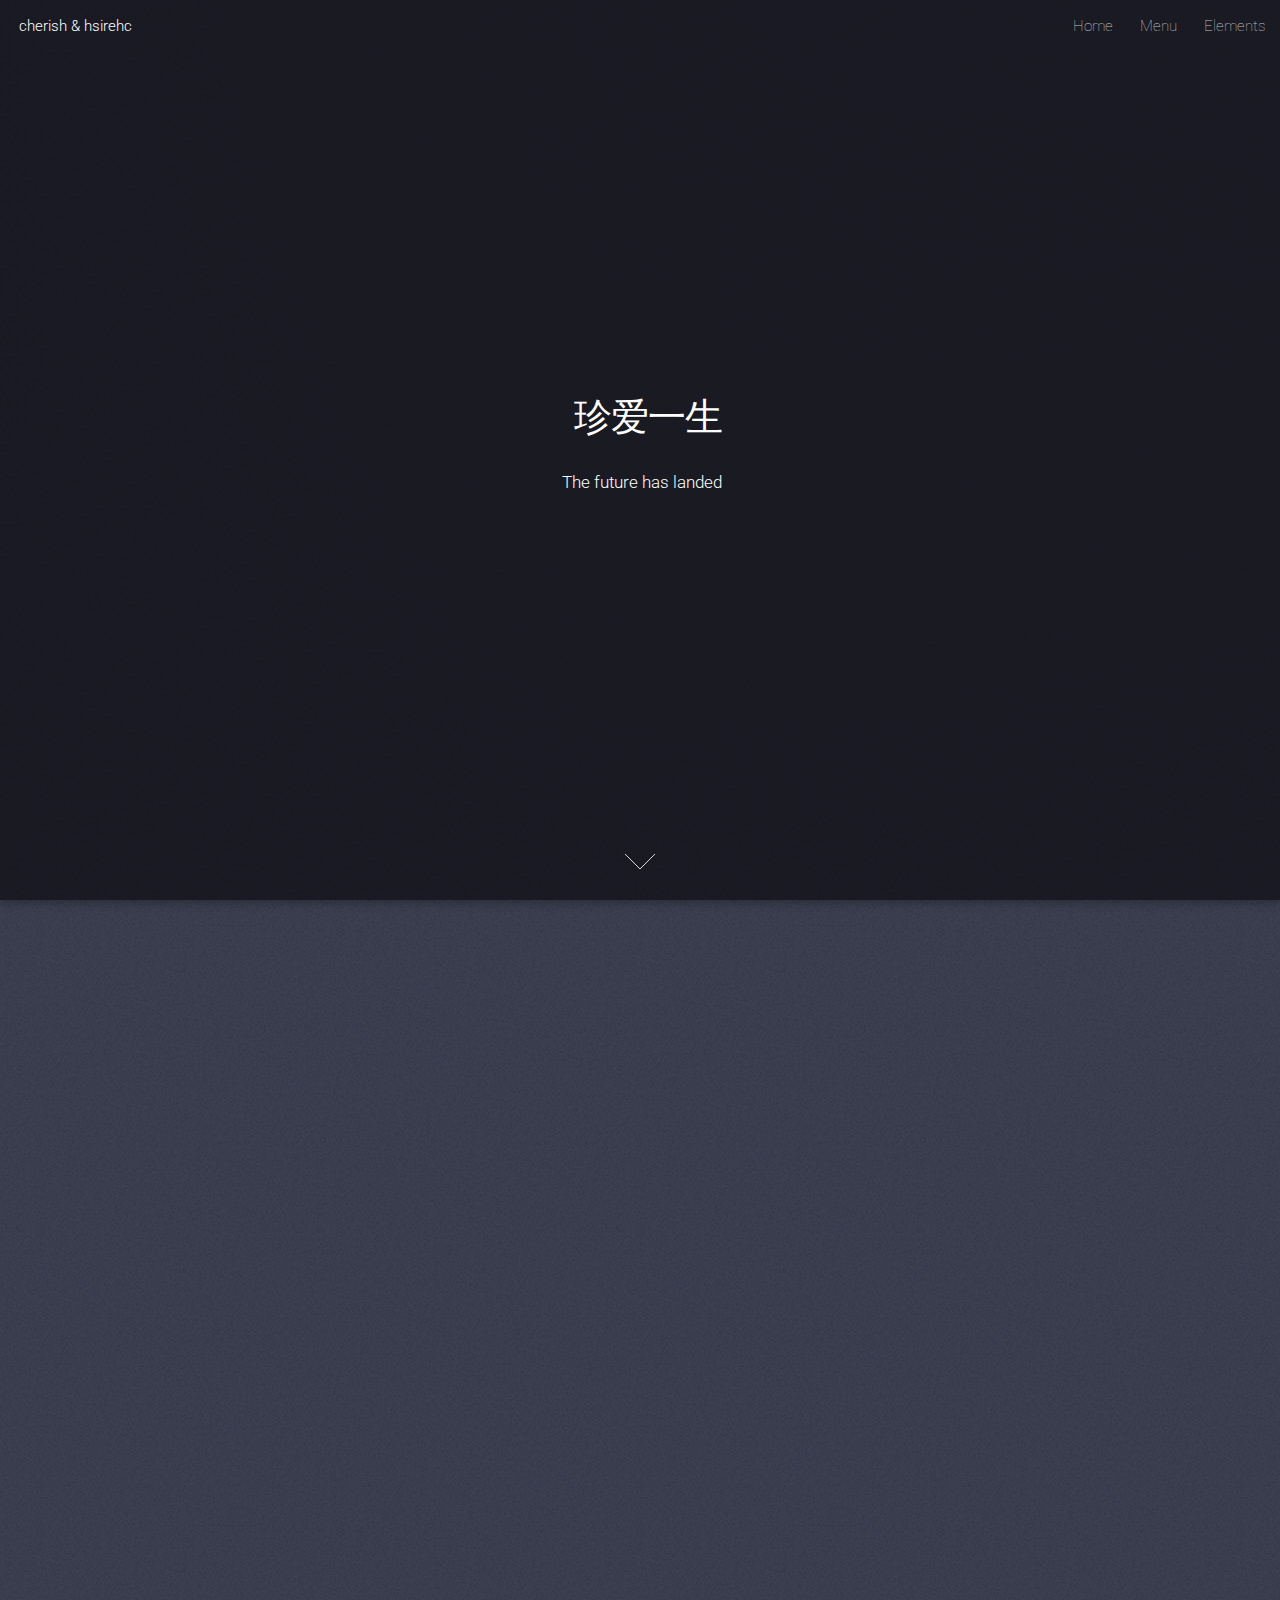
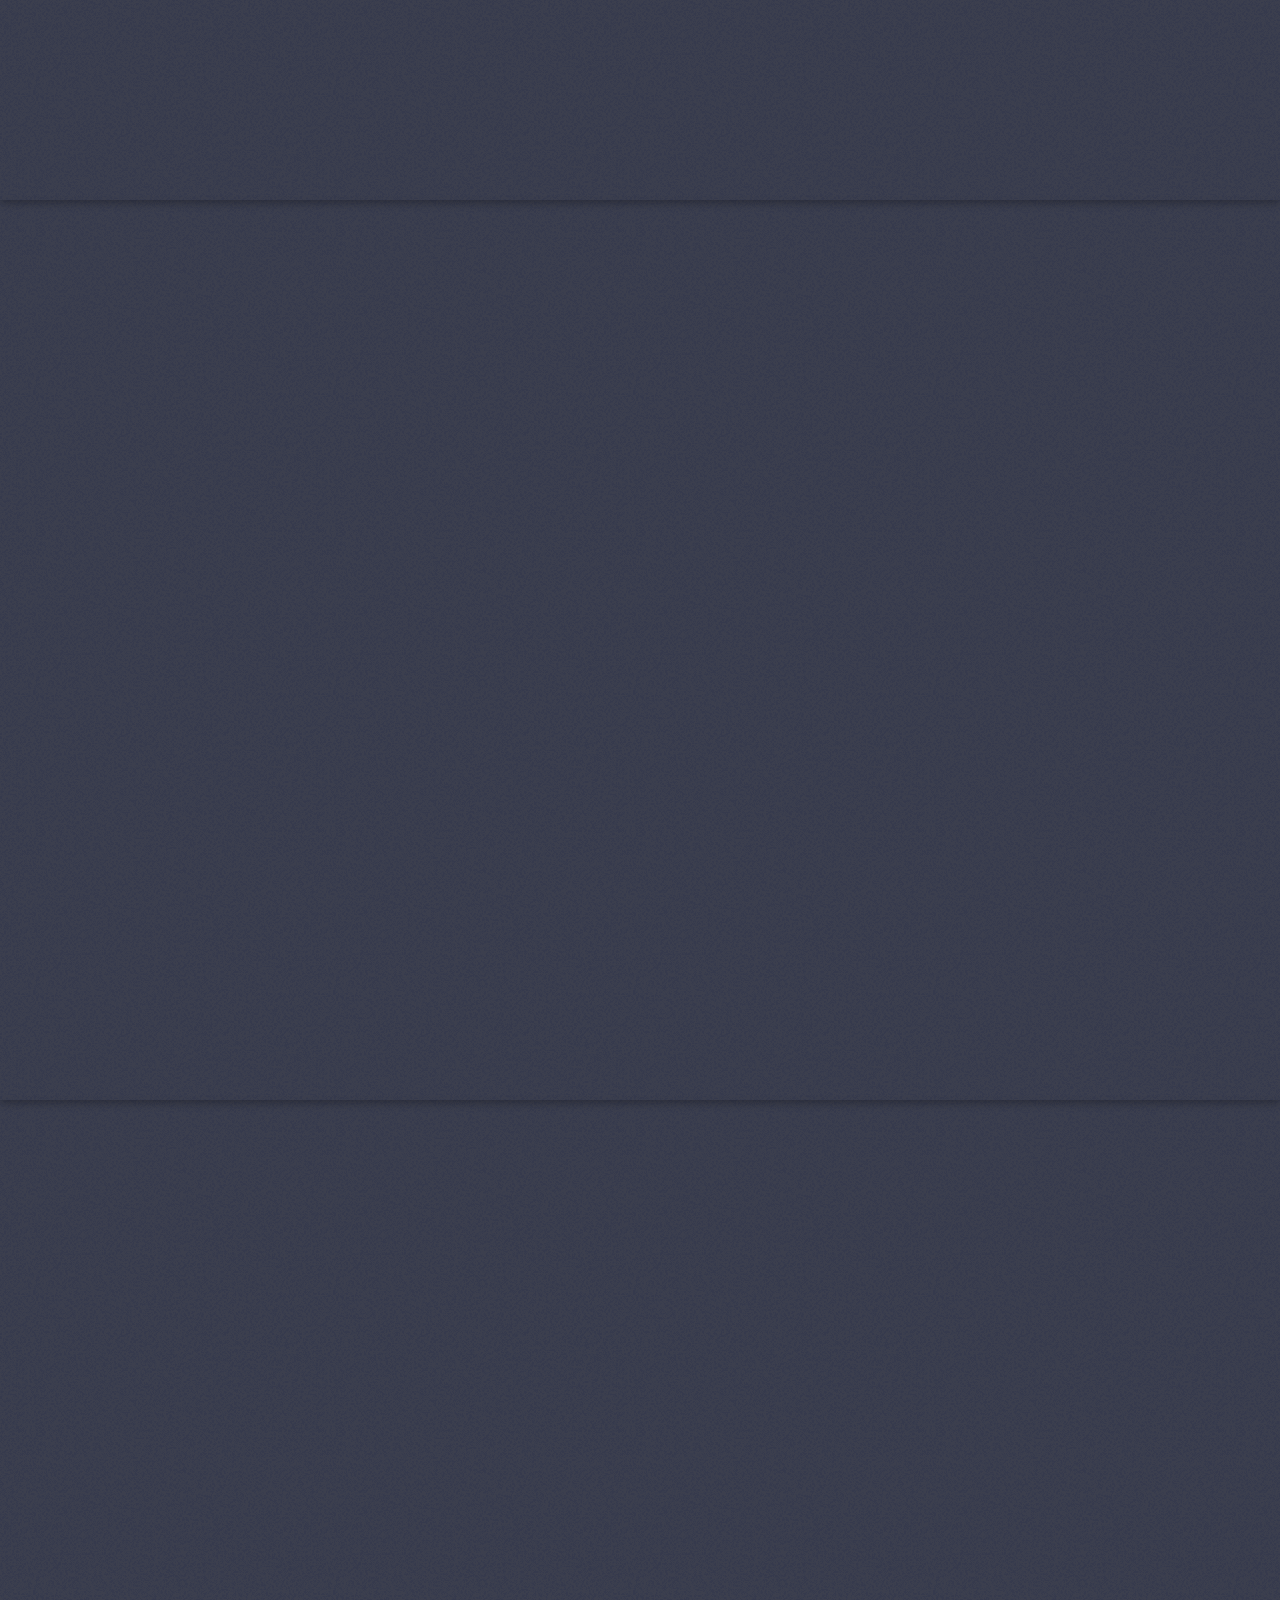
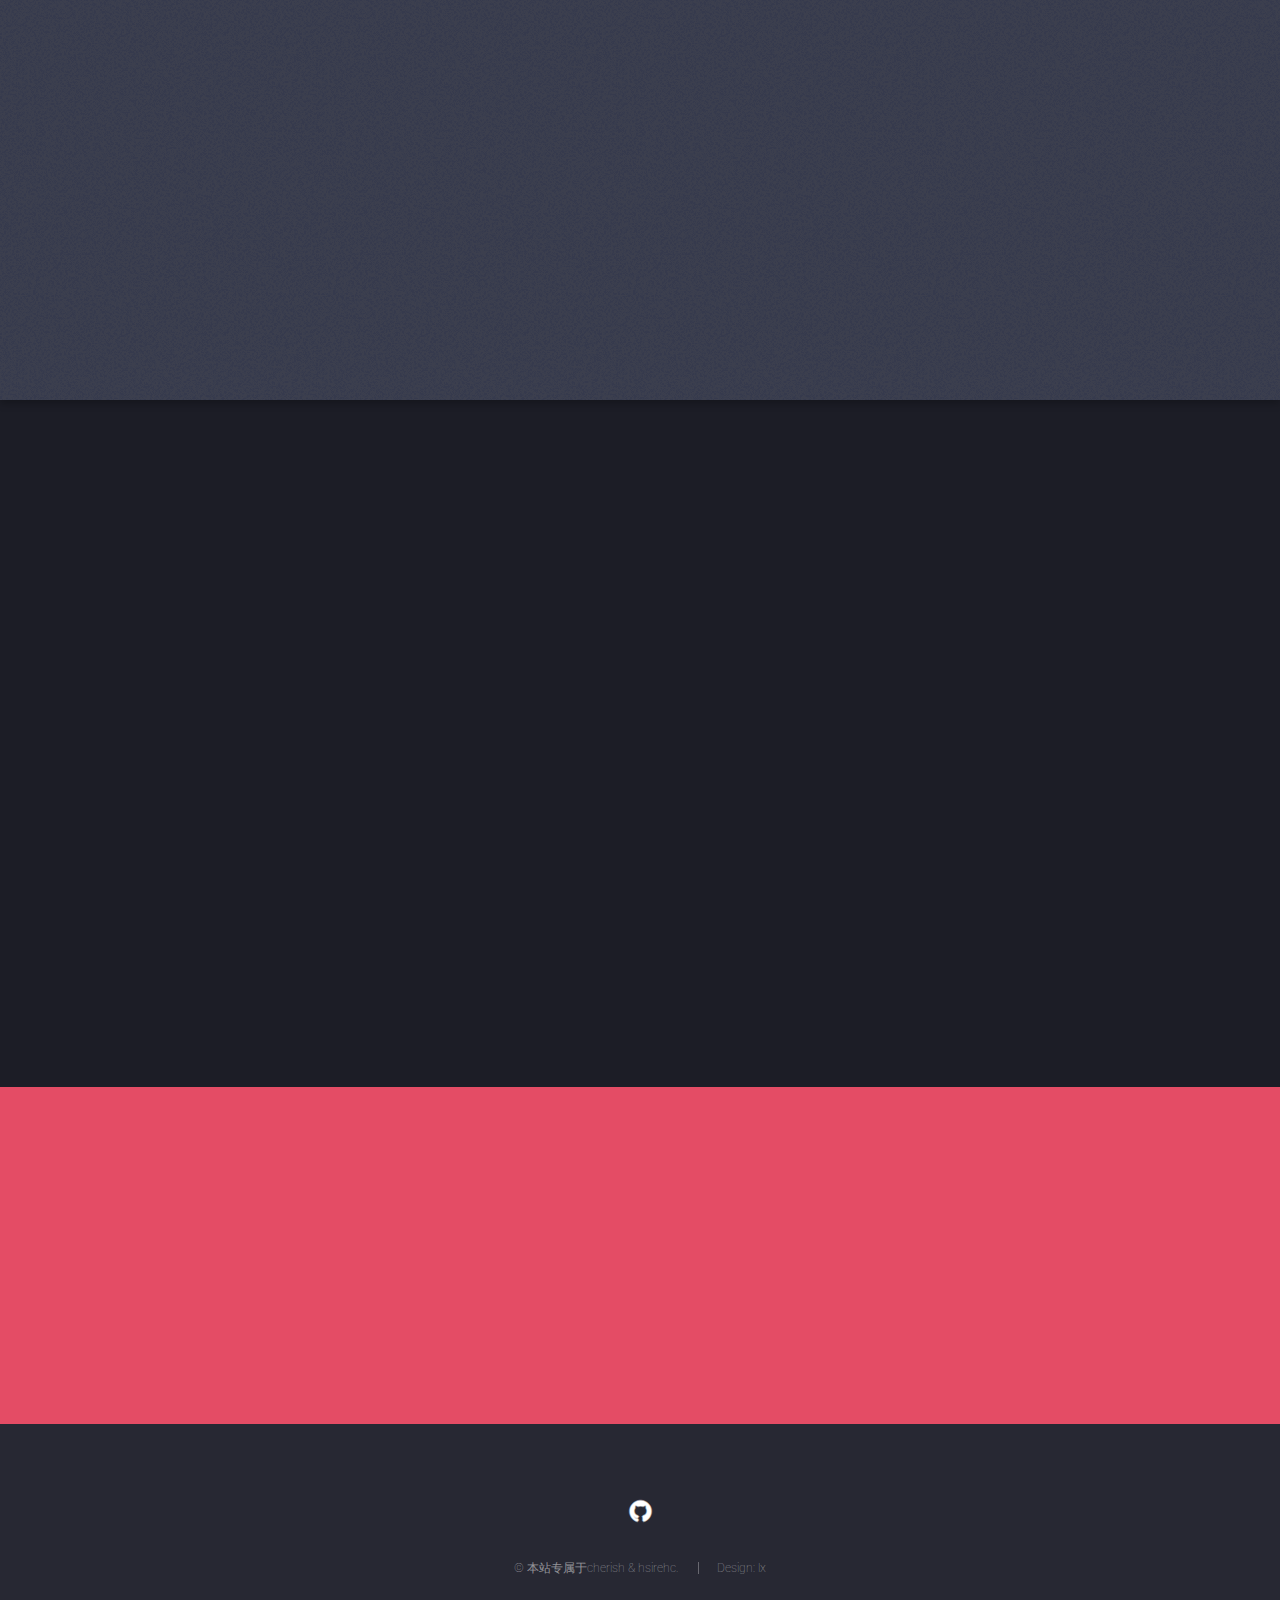
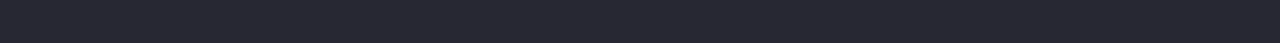
<file: index.html>
<!DOCTYPE HTML>
<!--
	Landed by HTML5 UP
	html5up.net | @ajlkn
	Free for personal and commercial use under the CCA 3.0 license (html5up.net/license)
-->
<html>
	<head>
		<title>cherish & hsirehc</title>
		<meta charset="utf-8" />
		<meta name="viewport" content="width=device-width, initial-scale=1" />
		<!--[if lte IE 8]><script src="assets/js/ie/html5shiv.js"> </script><![endif]-->
		<link rel="stylesheet" href="assets/css/main.css" />
		<link rel="stylesheet" herf="assets/css/bootstrap.min.css/>
		<!--[if lte IE 9]><link rel="stylesheet" href="assets/css/ie9.css" /><![endif]-->
		<!--[if lte IE 8]><link rel="stylesheet" href="assets/css/ie8.css" /><![endif]-->
	</head>
	<body class="landing">
		<div id="page-wrapper">

			<!-- Header -->
				<header class="navbar navbar-default navbar-fixed-top" id="header">
					<h1 id="logo"><a href="index.html">cherish & hsirehc</a></h1>
					<nav id="nav">
						<ul>
							<li><a href="index.html">Home</a></li>
							<li>
								<a href="">Menu</a>
								<ul>
									<li><a href="#">暂未开放</a></li>
									<!--<li><a href="#">暂未开发</a></li>
									<li><a href="#">No Sidebar</a></li>-->
									<li>
										<a href="#">Submenu</a>
										<ul>
											<li><a href="game2048.html">2048</a></li>
											<li><a href="timeline.html">timeline</a></li>
											<li><a href="#">Option 3</a></li>
											<li><a href="#">Option 4</a></li>
										</ul>
									</li>
								</ul>
							</li>
							<li><a href="elements.html">Elements</a></li>
							<!--<li><a href="#" class="button special"></a></li>-->
						</ul>
					</nav>
				</header>

			<!-- Banner -->
				<section id="banner">
					<div class="content">
						<header>
							<h2>珍爱一生</h2>
							<h4><br />The future has landed</h4>
							<!--<p>And there are no hoverboards or flying cars.<br />
							Just apps. Lots of mother flipping apps.</p>-->
						</header>
						<!--<span class="image"><img src="images/pic01.jpg" alt="" /></span>-->
					</div>
					<a href="#one" class="goto-next scrolly">Next</a>
				</section>

			<!-- One -->
				<section id="one" class="spotlight style1 bottom">
					<span class="image fit main"><img src="images/pic02.jpg" alt="" /></span>
					<div class="content">
						<div class="container">
							<div class="row">
								<div class="4u 12u$(medium)">
									<header>
										<h2>We are together</h2>
										<p>三周年</p>
									</header>
								</div>
								<div class="4u 12u$(medium)">
									<p>有一天，我在你的手机里看到了between，那个软件你还记得吗？然后点开看到我们的名字，突然很感动，我想要给你一个属于我们的空间.<br /><br />
									</p>
								</div>
								<div class="4u$ 12u$(medium)">
									<p>这次，是我亲手写的.</p>
								</div>
							</div>
						</div>
					</div>
					<a href="#two" class="goto-next scrolly">Next</a>
				</section>

			<!-- Two -->
				<section id="two" class="spotlight style2 right">
					<span class="image fit main"><img src="images/pic03.jpg" alt="" /></span>
					<div class="content">
						<header>
							<h2>三年考研</h2>
							<p>真不知道怎么坚持下来的</p>
						</header>
						<p> 在一起三年，我考了三年研，说起来还真是委屈你了。所有的努力都会有结果的，所有的付出都会有回报的。我们度过了最艰难的三年，
						总算能看到点未来了，希望未来也能有你陪伴. <br /><br />我们说过许多还记得吗？所有的都会实现的，我们一起去努力。</p>
						<!--<ul class="actions">
							<li><a href="#" class="button">Learn More</a></li>
						</ul>-->
					</div>
					<a href="#three" class="goto-next scrolly">Next</a>
				</section>

			<!-- Three -->
				<section id="three" class="spotlight style3 left">
					<span class="image fit main bottom"><img src="images/pic04.jpg" alt="" /></span>
					<div class="content">
						<header>
							<h2>我们的起点</h2>
							<p>从这里开始</p>
						</header>
						<p>其实我一直有个愿望，就是和你谈一场校园恋爱，我们在一起时已经快大四了，而且湘潭到长沙说远不远，但是也不近。每次我们想见面
						都还要坐车坐很久，回去也不是很方便。<br /><br />
						后来，我又到深圳工作，见一面更加不方便了，而且来回路费还特别贵。不过还好，赶在你毕业前一年考上国防科大，我们至少还能在长沙同城一年.</p>
						<ul class="actions">
							<li><a href="#" class="button">Learn More</a></li>
						</ul>
					</div>
					<a href="#four" class="goto-next scrolly">Next</a>
				</section>

			<!-- Four -->
				<section id="four" class="wrapper style1 special fade-up">
					<div class="container">
						<header class="major">
							<h2>The future has landed</h2>
							<p>在雨变强之前，我们将会分化软弱</p>
						</header>
						<div class="box alt">
							<div class="row uniform">
								<section class="4u 6u(medium) 12u$(xsmall)">
									<span class="icon alt major fa-area-chart"></span>
									<h3><a href="timeline.html" target="_blank" class="button">时间轴</a></h3>
									<p>开发的一点一滴.</p>
								</section>
								<section class="4u 6u$(medium) 12u$(xsmall)">
									<span class="icon alt major fa-comment"></span>
									<h3>还未开放</h3>
									<p>开发者已经很努力了</p>
								</section>
								<section class="4u$ 6u(medium) 12u$(xsmall)">
									<span class="icon alt major fa-flask"><a href="/game/game2048.html"></a></span>
									<h3><a href="game2048.html" target="_blank" class="button">2048</a></h3>
									<p>休闲一下吧.</p>
								</section>
								<!--<section class="4u 6u$(medium) 12u$(xsmall)">
									<span class="icon alt major fa-paper-plane"></span>
									<h3>Non semper interdum</h3>
									<p>Feugiat accumsan lorem eu ac lorem amet accumsan donec. Blandit orci porttitor.</p>
								</section>
								<section class="4u 6u(medium) 12u$(xsmall)">
									<span class="icon alt major fa-file"></span>
									<h3>Odio laoreet accumsan</h3>
									<p>Feugiat accumsan lorem eu ac lorem amet accumsan donec. Blandit orci porttitor.</p>
								</section>
								<section class="4u$ 6u$(medium) 12u$(xsmall)">
									<span class="icon alt major fa-lock"></span>
									<h3>Massa arcu accumsan</h3>
									<p>Feugiat accumsan lorem eu ac lorem amet accumsan donec. Blandit orci porttitor.</p>
								</section>-->
							</div>
						</div>
						<footer class="major">
							<ul class="actions">
								<li><a href="#" class="button">回到顶部</a></li>
							</ul>
						</footer>
					</div>
				</section>

			<!-- Five -->
				<section id="five" class="wrapper style2 special fade">
					<div class="container">
						<header>
							<h1>2015.5.24-<span>2017.5.24</span></h1>
							<h2>三年<br />1095天</h2>
							<p>3478行代码<br />hsirehc</p>
						</header>
						
						<!--<form method="post" action="#" class="container 50%">
							<div class="row uniform 50%">
								<div class="8u 12u$(xsmall)"><input type="email" name="email" id="email" placeholder="Your Email Address" /></div>
								<div class="4u$ 12u$(xsmall)"><input type="submit" value="Get Started" class="fit special" /></div>
							</div>
						</form>-->
					</div>
				</section>

			<!-- Footer -->
				<footer id="footer">
					<ul class="icons">
						<!--<li><a href="#" class="icon alt fa-twitter"><span class="label">Twitter</span></a></li>
						<li><a href="#" class="icon alt fa-facebook"><span class="label">Facebook</span></a></li>
						<li><a href="#" class="icon alt fa-linkedin"><span class="label">LinkedIn</span></a></li>
						<li><a href="#" class="icon alt fa-instagram"><span class="label">Instagram</span></a></li>
						<li><a href="#" class="icon alt fa-envelope"><span class="label">Email</span></a></li>
						-->
						<li><a href="#" class="icon alt fa-github"><span class="label">GitHub</span></a></li>
						
					</ul>
					<ul class="copyright">
						<li>&copy; 本站专属于cherish & hsirehc.</li><li>Design: lx</li>
					</ul>
				</footer>

		</div>

		<!-- Scripts -->
			<script src="assets/js/jquery.min.js"></script>
			<script src="assets/js/jquery.scrolly.min.js"></script>
			<script src="assets/js/jquery.dropotron.min.js"></script>
			<script src="assets/js/jquery.scrollex.min.js"></script>
			<script src="assets/js/skel.min.js"></script>
			<script src="assets/js/util.js"></script>
			<!--[if lte IE 8]><script src="assets/js/ie/respond.min.js"></script><![endif]-->
			<script src="assets/js/main.js"></script>

	</body>
</html>
</file>
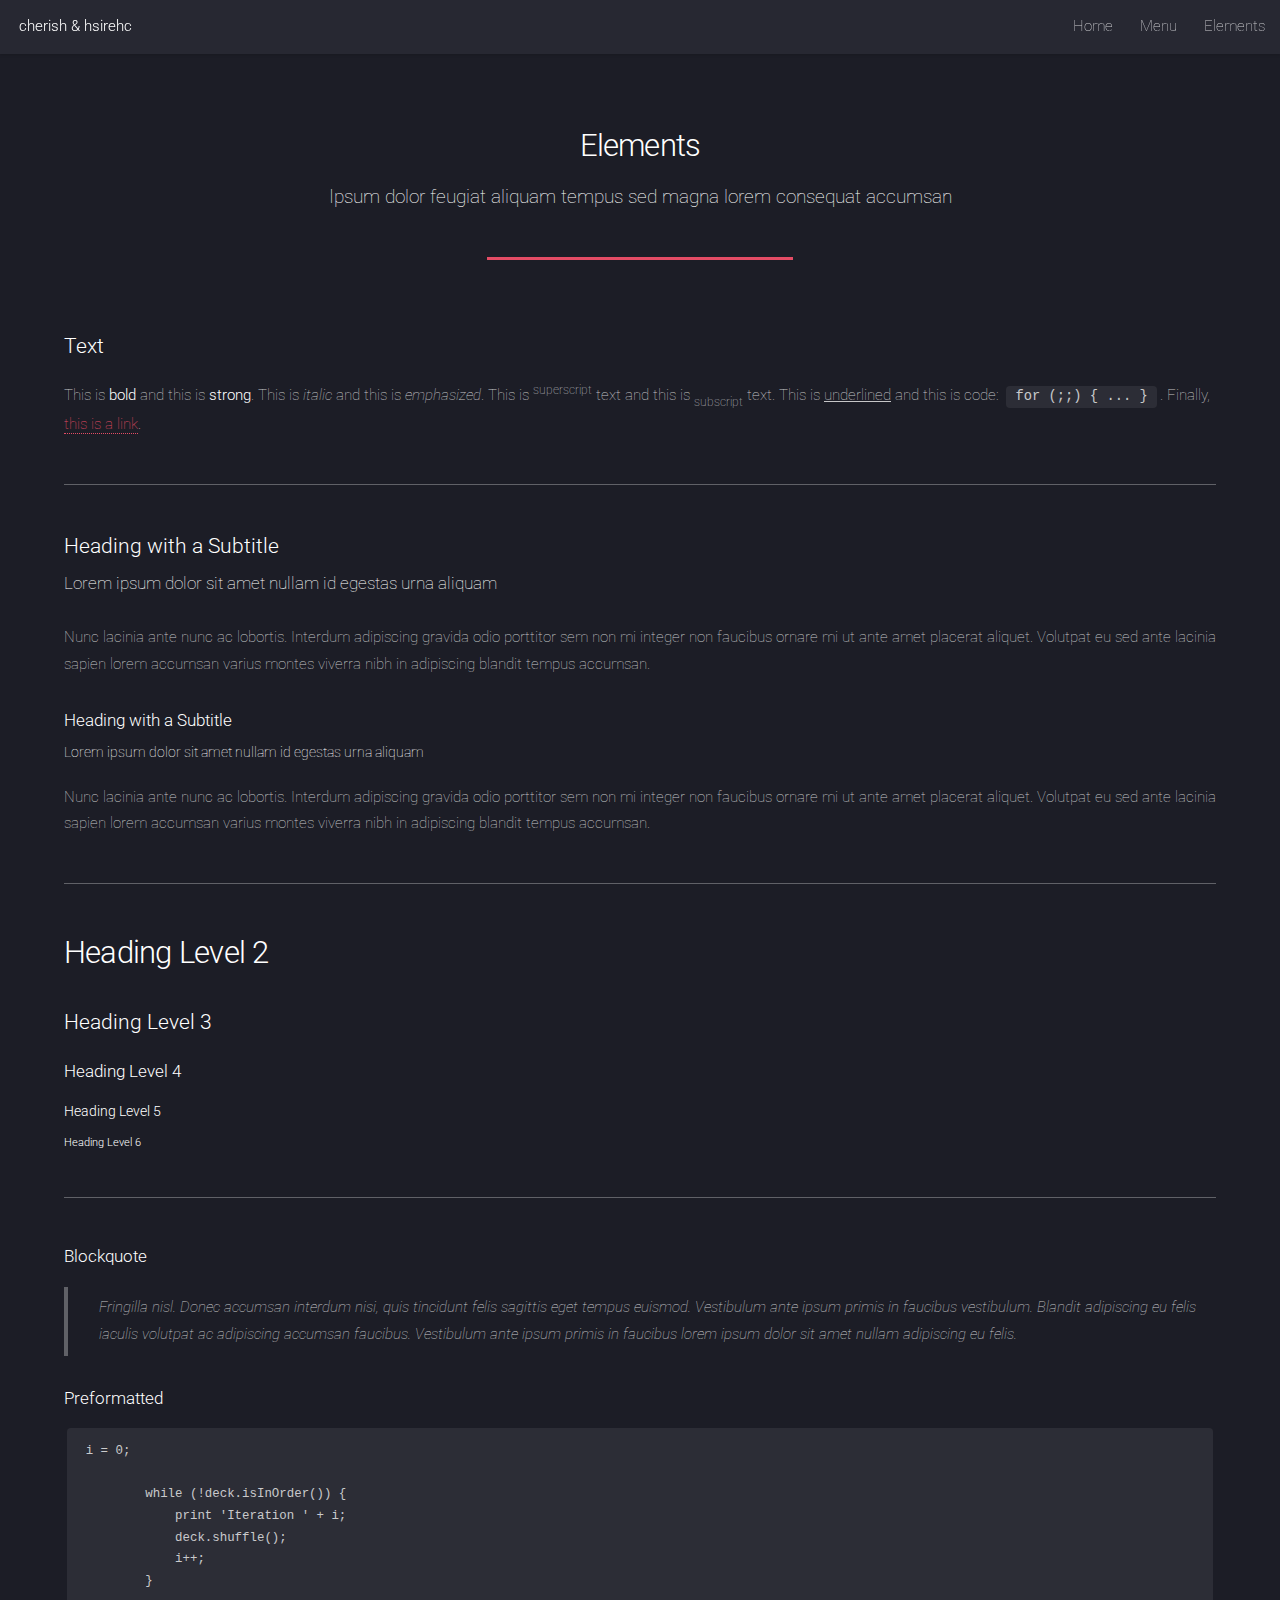
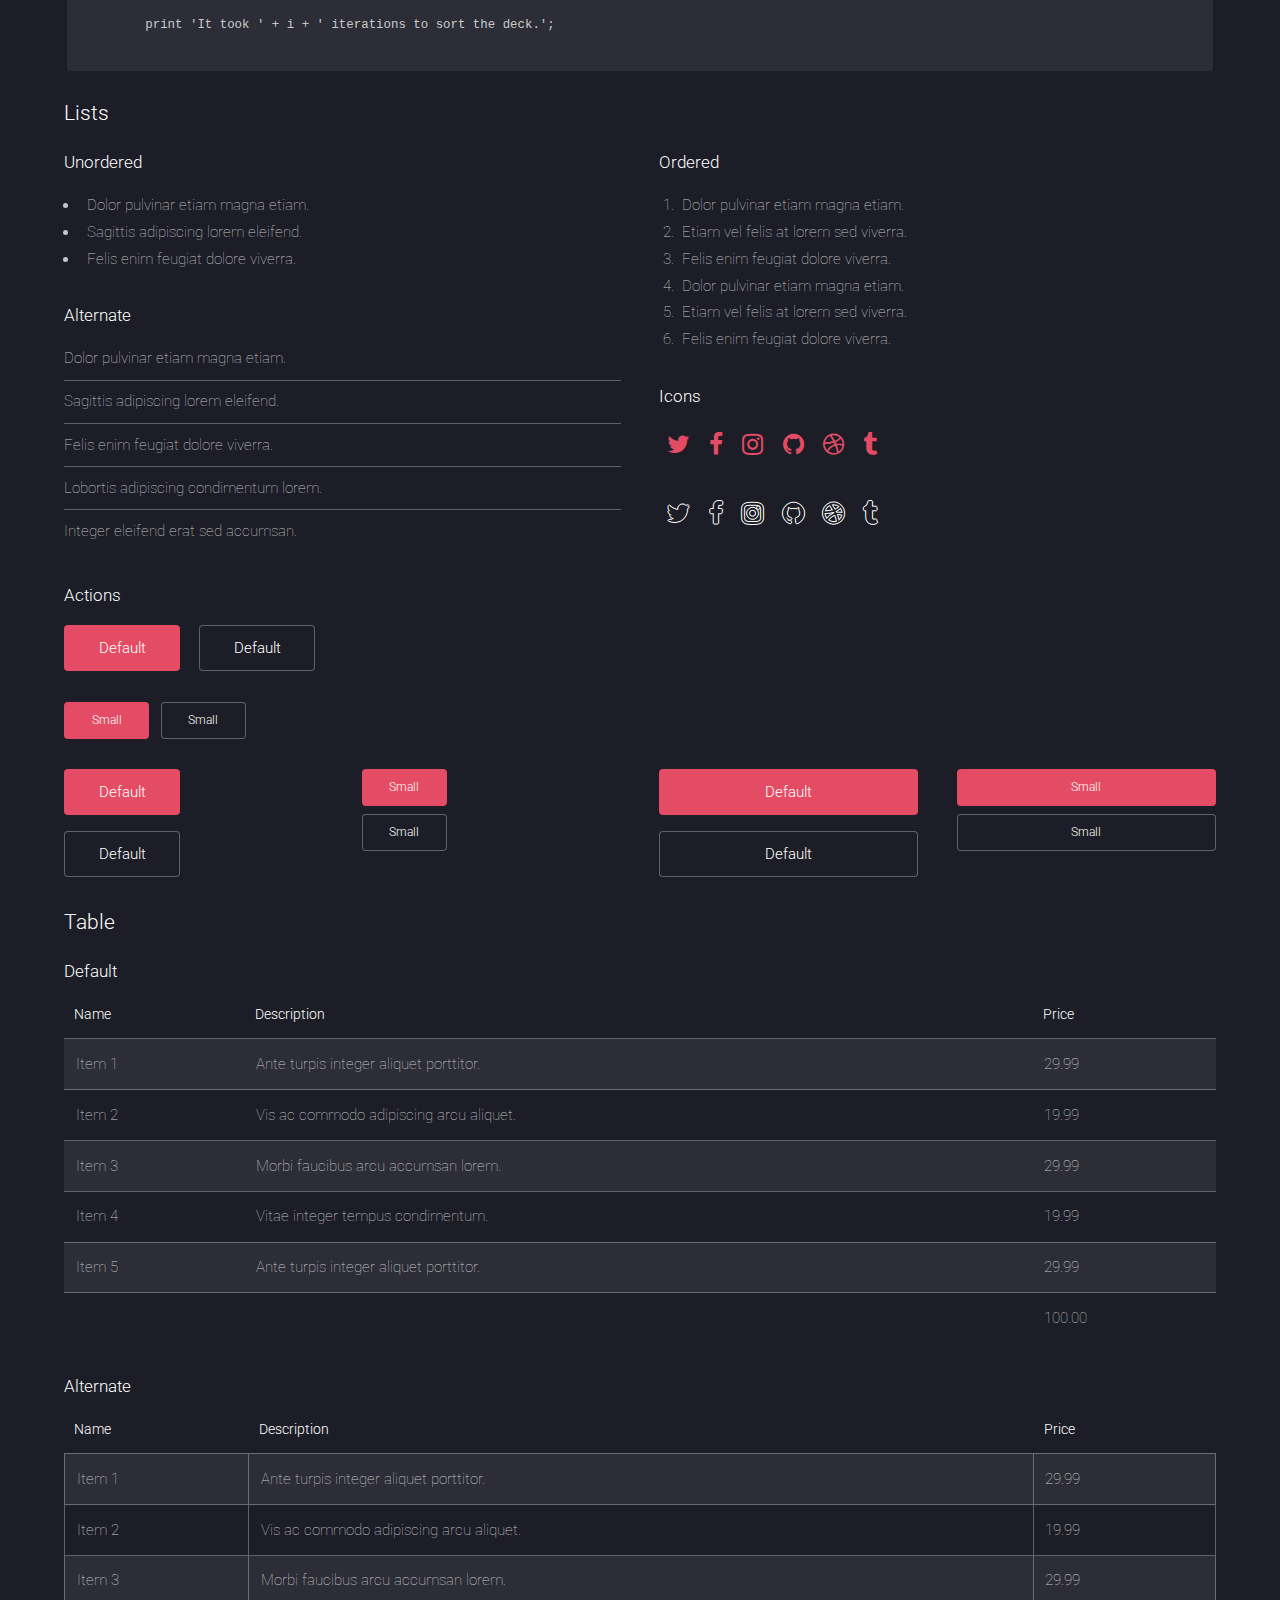
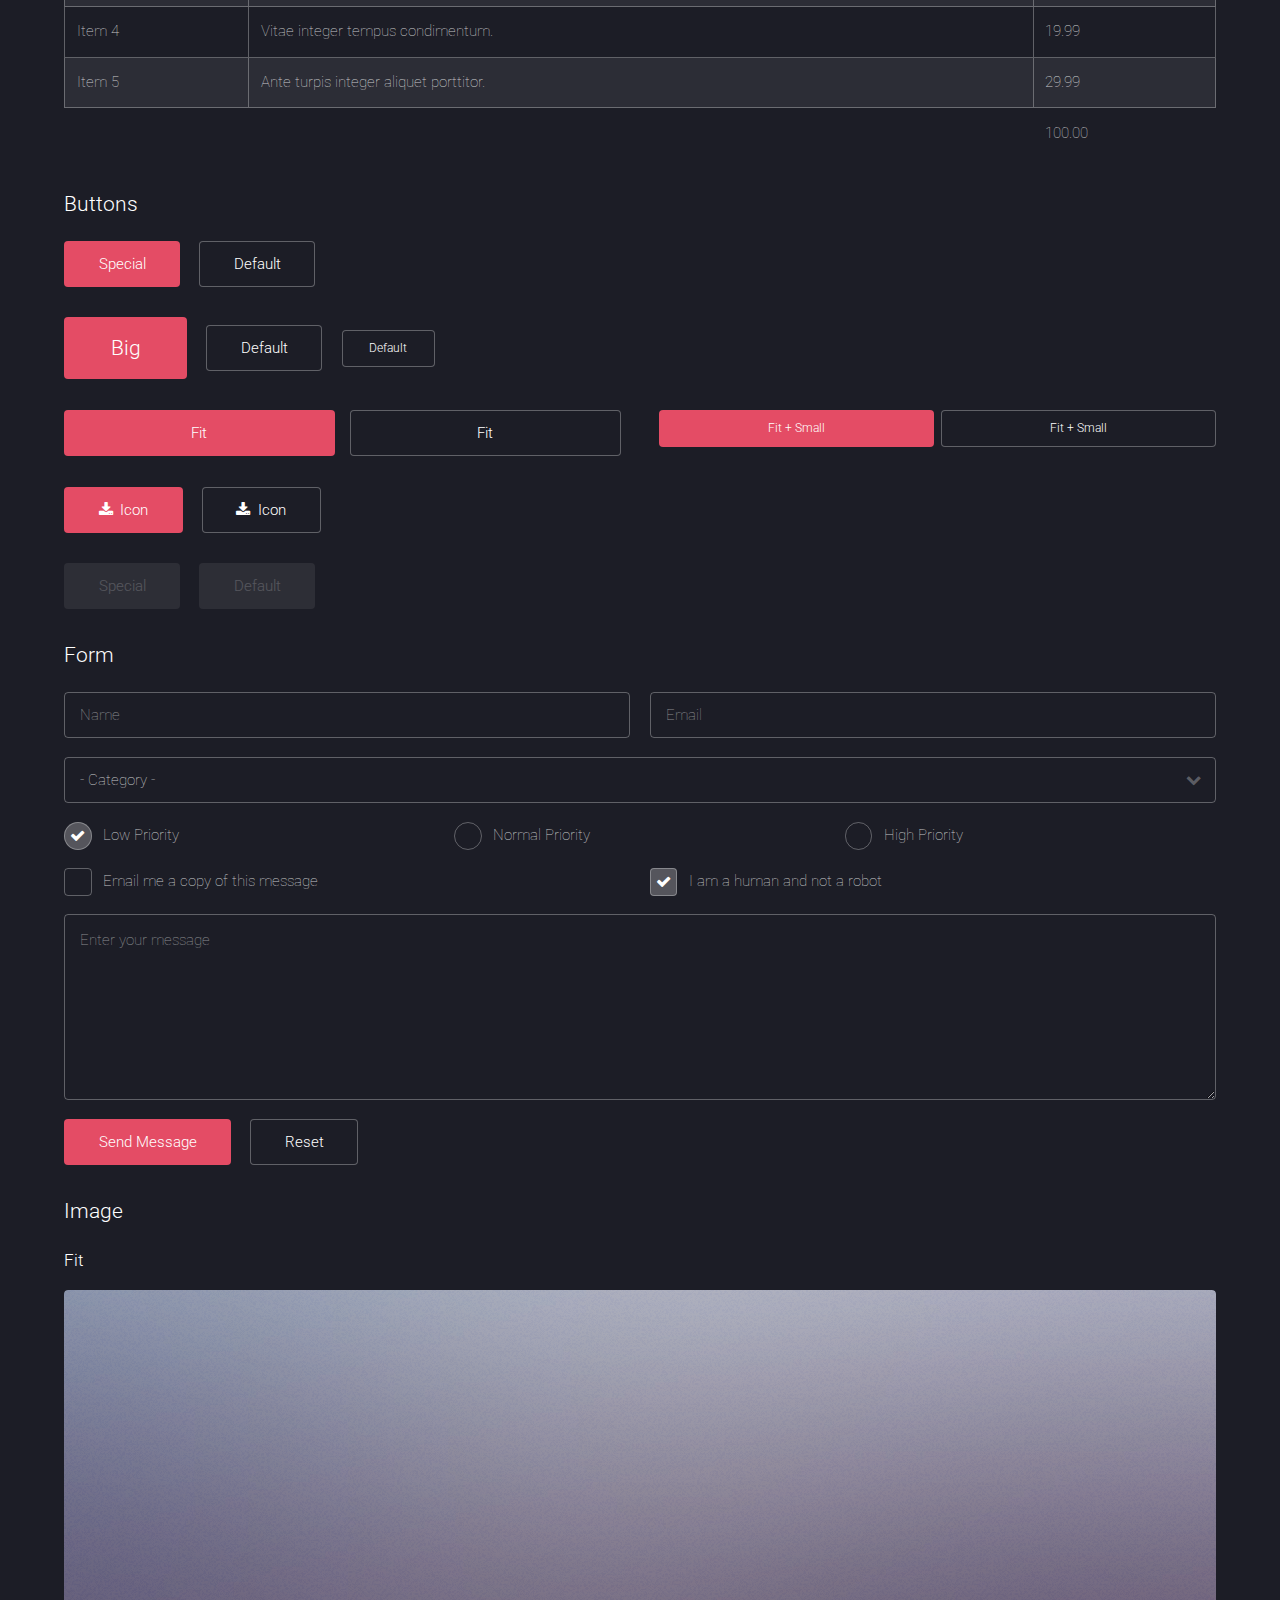
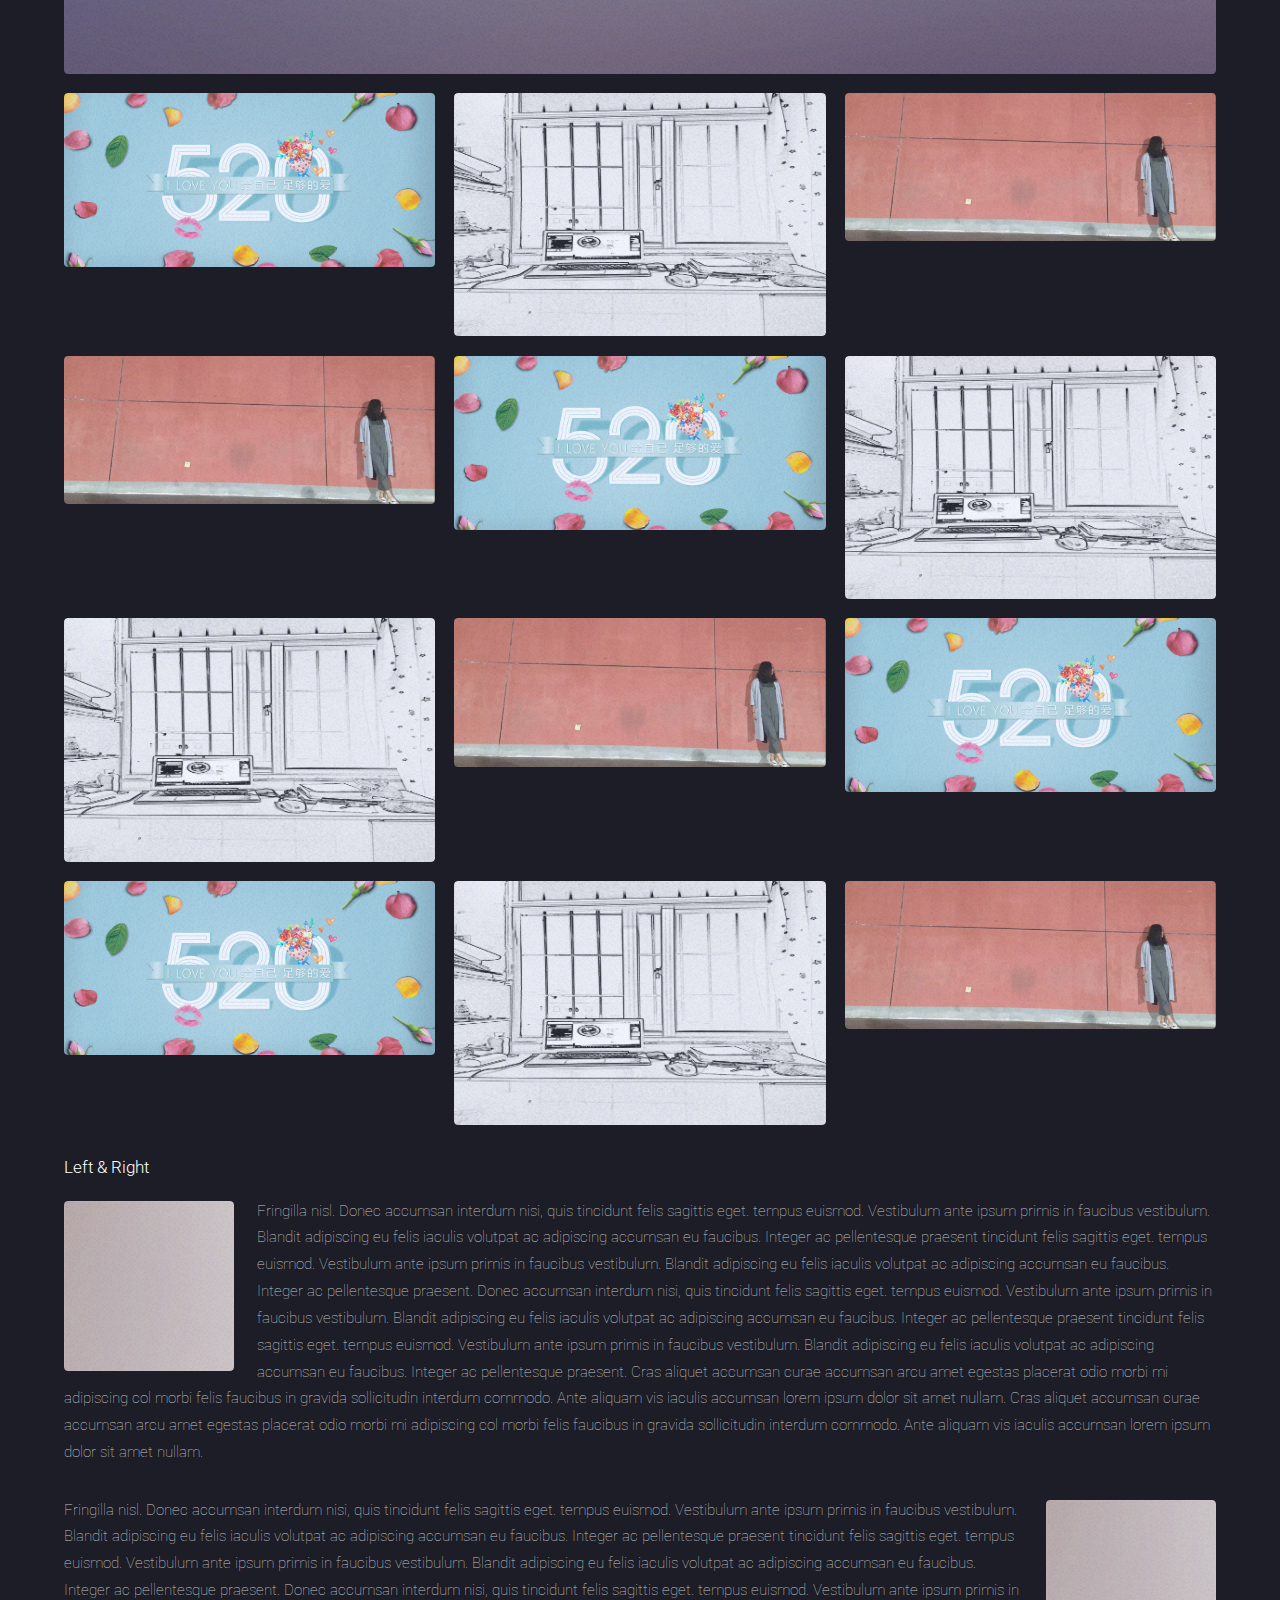
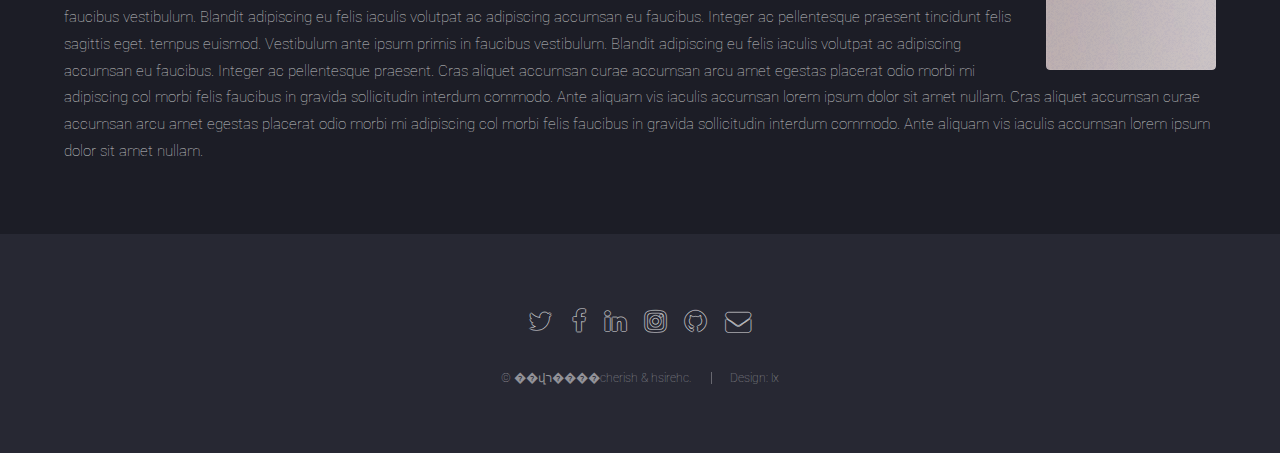
<file: elements.html>
<!DOCTYPE HTML>
<!--
	Landed by HTML5 UP
	html5up.net | @ajlkn
	Free for personal and commercial use under the CCA 3.0 license (html5up.net/license)
-->
<html>
	<head>
		<title>Elements - Landed by HTML5 UP</title>
		<meta charset="utf-8" />
		<meta name="viewport" content="width=device-width, initial-scale=1" />
		<!--[if lte IE 8]><script src="assets/js/ie/html5shiv.js"></script><![endif]-->
		<link rel="stylesheet" href="assets/css/main.css" />
		<!--[if lte IE 9]><link rel="stylesheet" href="assets/css/ie9.css" /><![endif]-->
		<!--[if lte IE 8]><link rel="stylesheet" href="assets/css/ie8.css" /><![endif]-->
	</head>
	<body>
		<div id="page-wrapper">

			<!-- Header -->
				<header class="navbar navbar-default navbar-fixed-top" id="header">
					<h1 id="logo"><a href="index.html">cherish & hsirehc</a></h1>
					<nav id="nav">
						<ul>
							<li><a href="index.html">Home</a></li>
							<li>
								<a href="">Menu</a>
								<ul>
									<li><a href="#">暂未开放</a></li>
									<!--<li><a href="#">暂未开放</a></li>
									<li><a href="#">No Sidebar</a></li>-->
									<li>
										<a href="#">Submenu</a>
										<ul>
											<li><a href="game2048.html">2048</a></li>
											<li><a href="timeline.html">timeline</a></li>
											<li><a href="#">Option 3</a></li>
											<li><a href="#">Option 4</a></li>
										</ul>
									</li>
								</ul>
							</li>
							<li><a href="elements.html">Elements</a></li>
							<!--<li><a href="#" class="button special"></a></li>-->
						</ul>
					</nav>
				</header>

			<!-- Main -->
				<div id="main" class="wrapper style1">
					<div class="container">
						<header class="major">
							<h2>Elements</h2>
							<p>Ipsum dolor feugiat aliquam tempus sed magna lorem consequat accumsan</p>
						</header>

						<!-- Text -->
							<section>
								<h3>Text</h3>
								<p>This is <b>bold</b> and this is <strong>strong</strong>. This is <i>italic</i> and this is <em>emphasized</em>.
								This is <sup>superscript</sup> text and this is <sub>subscript</sub> text.
								This is <u>underlined</u> and this is code: <code>for (;;) { ... }</code>. Finally, <a href="#">this is a link</a>.</p>

								<hr />

								<header>
									<h3>Heading with a Subtitle</h3>
									<p>Lorem ipsum dolor sit amet nullam id egestas urna aliquam</p>
								</header>
								<p>Nunc lacinia ante nunc ac lobortis. Interdum adipiscing gravida odio porttitor sem non mi integer non faucibus ornare mi ut ante amet placerat aliquet. Volutpat eu sed ante lacinia sapien lorem accumsan varius montes viverra nibh in adipiscing blandit tempus accumsan.</p>
								<header>
									<h4>Heading with a Subtitle</h4>
									<p>Lorem ipsum dolor sit amet nullam id egestas urna aliquam</p>
								</header>
								<p>Nunc lacinia ante nunc ac lobortis. Interdum adipiscing gravida odio porttitor sem non mi integer non faucibus ornare mi ut ante amet placerat aliquet. Volutpat eu sed ante lacinia sapien lorem accumsan varius montes viverra nibh in adipiscing blandit tempus accumsan.</p>

								<hr />

								<h2>Heading Level 2</h2>
								<h3>Heading Level 3</h3>
								<h4>Heading Level 4</h4>
								<h5>Heading Level 5</h5>
								<h6>Heading Level 6</h6>

								<hr />

								<h4>Blockquote</h4>
								<blockquote>Fringilla nisl. Donec accumsan interdum nisi, quis tincidunt felis sagittis eget tempus euismod. Vestibulum ante ipsum primis in faucibus vestibulum. Blandit adipiscing eu felis iaculis volutpat ac adipiscing accumsan faucibus. Vestibulum ante ipsum primis in faucibus lorem ipsum dolor sit amet nullam adipiscing eu felis.</blockquote>

								<h4>Preformatted</h4>
								<pre><code>i = 0;

	while (!deck.isInOrder()) {
	    print 'Iteration ' + i;
	    deck.shuffle();
	    i++;
	}

	print 'It took ' + i + ' iterations to sort the deck.';
	</code></pre>
							</section>

						<!-- Lists -->
							<section>
								<h3>Lists</h3>
								<div class="row">
									<div class="6u 12u(xsmall)">

										<h4>Unordered</h4>
										<ul>
											<li>Dolor pulvinar etiam magna etiam.</li>
											<li>Sagittis adipiscing lorem eleifend.</li>
											<li>Felis enim feugiat dolore viverra.</li>
										</ul>

										<h4>Alternate</h4>
										<ul class="alt">
											<li>Dolor pulvinar etiam magna etiam.</li>
											<li>Sagittis adipiscing lorem eleifend.</li>
											<li>Felis enim feugiat dolore viverra.</li>
											<li>Lobortis adipiscing condimentum lorem.</li>
											<li>Integer eleifend erat sed accumsan.</li>
										</ul>

									</div>
									<div class="6u 12u(xsmall)">

										<h4>Ordered</h4>
										<ol>
											<li>Dolor pulvinar etiam magna etiam.</li>
											<li>Etiam vel felis at lorem sed viverra.</li>
											<li>Felis enim feugiat dolore viverra.</li>
											<li>Dolor pulvinar etiam magna etiam.</li>
											<li>Etiam vel felis at lorem sed viverra.</li>
											<li>Felis enim feugiat dolore viverra.</li>
										</ol>

										<h4>Icons</h4>
										<ul class="icons">
											<li><a href="#" class="icon fa-twitter"><span class="label">Twitter</span></a></li>
											<li><a href="#" class="icon fa-facebook"><span class="label">Facebook</span></a></li>
											<li><a href="#" class="icon fa-instagram"><span class="label">Instagram</span></a></li>
											<li><a href="#" class="icon fa-github"><span class="label">Github</span></a></li>
											<li><a href="#" class="icon fa-dribbble"><span class="label">Dribbble</span></a></li>
											<li><a href="#" class="icon fa-tumblr"><span class="label">Tumblr</span></a></li>
										</ul>
										<ul class="icons">
											<li><a href="#" class="icon alt fa-twitter"><span class="label">Twitter</span></a></li>
											<li><a href="#" class="icon alt fa-facebook"><span class="label">Facebook</span></a></li>
											<li><a href="#" class="icon alt fa-instagram"><span class="label">Instagram</span></a></li>
											<li><a href="#" class="icon alt fa-github"><span class="label">Github</span></a></li>
											<li><a href="#" class="icon alt fa-dribbble"><span class="label">Dribbble</span></a></li>
											<li><a href="#" class="icon alt fa-tumblr"><span class="label">Tumblr</span></a></li>
										</ul>

									</div>
								</div>

								<h4>Actions</h4>
								<ul class="actions">
									<li><a href="#" class="button special">Default</a></li>
									<li><a href="#" class="button">Default</a></li>
								</ul>
								<ul class="actions small">
									<li><a href="#" class="button special small">Small</a></li>
									<li><a href="#" class="button small">Small</a></li>
								</ul>
								<div class="row">
									<div class="3u 6u(medium) 12u$(xsmall)">
										<ul class="actions vertical">
											<li><a href="#" class="button special">Default</a></li>
											<li><a href="#" class="button">Default</a></li>
										</ul>
									</div>
									<div class="3u 6u$(medium) 12u$(xsmall)">
										<ul class="actions vertical small">
											<li><a href="#" class="button special small">Small</a></li>
											<li><a href="#" class="button small">Small</a></li>
										</ul>
									</div>
									<div class="3u 6u(medium) 12u$(xsmall)">
										<ul class="actions vertical">
											<li><a href="#" class="button special fit">Default</a></li>
											<li><a href="#" class="button fit">Default</a></li>
										</ul>
									</div>
									<div class="3u$ 6u$(medium) 12u$(xsmall)">
										<ul class="actions vertical small">
											<li><a href="#" class="button special small fit">Small</a></li>
											<li><a href="#" class="button small fit">Small</a></li>
										</ul>
									</div>
								</div>
							</section>

						<!-- Table -->
							<section>
								<h3>Table</h3>
								<h4>Default</h4>
								<div class="table-wrapper">
									<table>
										<thead>
											<tr>
												<th>Name</th>
												<th>Description</th>
												<th>Price</th>
											</tr>
										</thead>
										<tbody>
											<tr>
												<td>Item 1</td>
												<td>Ante turpis integer aliquet porttitor.</td>
												<td>29.99</td>
											</tr>
											<tr>
												<td>Item 2</td>
												<td>Vis ac commodo adipiscing arcu aliquet.</td>
												<td>19.99</td>
											</tr>
											<tr>
												<td>Item 3</td>
												<td> Morbi faucibus arcu accumsan lorem.</td>
												<td>29.99</td>
											</tr>
											<tr>
												<td>Item 4</td>
												<td>Vitae integer tempus condimentum.</td>
												<td>19.99</td>
											</tr>
											<tr>
												<td>Item 5</td>
												<td>Ante turpis integer aliquet porttitor.</td>
												<td>29.99</td>
											</tr>
										</tbody>
										<tfoot>
											<tr>
												<td colspan="2"></td>
												<td>100.00</td>
											</tr>
										</tfoot>
									</table>
								</div>
								<h4>Alternate</h4>
								<div class="table-wrapper">
									<table class="alt">
										<thead>
											<tr>
												<th>Name</th>
												<th>Description</th>
												<th>Price</th>
											</tr>
										</thead>
										<tbody>
											<tr>
												<td>Item 1</td>
												<td>Ante turpis integer aliquet porttitor.</td>
												<td>29.99</td>
											</tr>
											<tr>
												<td>Item 2</td>
												<td>Vis ac commodo adipiscing arcu aliquet.</td>
												<td>19.99</td>
											</tr>
											<tr>
												<td>Item 3</td>
												<td> Morbi faucibus arcu accumsan lorem.</td>
												<td>29.99</td>
											</tr>
											<tr>
												<td>Item 4</td>
												<td>Vitae integer tempus condimentum.</td>
												<td>19.99</td>
											</tr>
											<tr>
												<td>Item 5</td>
												<td>Ante turpis integer aliquet porttitor.</td>
												<td>29.99</td>
											</tr>
										</tbody>
										<tfoot>
											<tr>
												<td colspan="2"></td>
												<td>100.00</td>
											</tr>
										</tfoot>
									</table>
								</div>
							</section>

						<!-- Buttons -->
							<section>
								<h3>Buttons</h3>
								<ul class="actions">
									<li><a href="#" class="button special">Special</a></li>
									<li><a href="#" class="button">Default</a></li>
								</ul>
								<ul class="actions">
									<li><a href="#" class="button special big">Big</a></li>
									<li><a href="#" class="button">Default</a></li>
									<li><a href="#" class="button small">Default</a></li>
								</ul>
								<div class="row">
									<div class="6u 12u$(xsmall)">
										<ul class="actions fit">
											<li><a href="#" class="button special fit">Fit</a></li>
											<li><a href="#" class="button fit">Fit</a></li>
										</ul>
									</div>
									<div class="6u$ 12u$(xsmall)">
										<ul class="actions fit small">
											<li><a href="#" class="button special fit small">Fit + Small</a></li>
											<li><a href="#" class="button fit small">Fit + Small</a></li>
										</ul>
									</div>
								</div>
								<ul class="actions">
									<li><a href="#" class="button special icon fa-download">Icon</a></li>
									<li><a href="#" class="button icon fa-download">Icon</a></li>
								</ul>
								<ul class="actions">
									<li><span class="button special disabled">Special</span></li>
									<li><span class="button disabled">Default</span></li>
								</ul>
							</section>

						<!-- Form -->
							<section>
								<h3>Form</h3>
								<form method="post" action="#">
									<div class="row uniform 50%">
										<div class="6u 12u$(xsmall)">
											<input type="text" name="name" id="name" value="" placeholder="Name" />
										</div>
										<div class="6u$ 12u$(xsmall)">
											<input type="email" name="email" id="email" value="" placeholder="Email" />
										</div>
										<div class="12u$">
											<div class="select-wrapper">
												<select name="category" id="category">
													<option value="">- Category -</option>
													<option value="1">Manufacturing</option>
													<option value="1">Shipping</option>
													<option value="1">Administration</option>
													<option value="1">Human Resources</option>
												</select>
											</div>
										</div>
										<div class="4u 12u$(medium)">
											<input type="radio" id="priority-low" name="priority" checked>
											<label for="priority-low">Low Priority</label>
										</div>
										<div class="4u 12u$(medium)">
											<input type="radio" id="priority-normal" name="priority">
											<label for="priority-normal">Normal Priority</label>
										</div>
										<div class="4u$ 12u$(medium)">
											<input type="radio" id="priority-high" name="priority">
											<label for="priority-high">High Priority</label>
										</div>
										<div class="6u 12u$(medium)">
											<input type="checkbox" id="copy" name="copy">
											<label for="copy">Email me a copy of this message</label>
										</div>
										<div class="6u$ 12u$(medium)">
											<input type="checkbox" id="human" name="human" checked>
											<label for="human">I am a human and not a robot</label>
										</div>
										<div class="12u$">
											<textarea name="message" id="message" placeholder="Enter your message" rows="6"></textarea>
										</div>
										<div class="12u$">
											<ul class="actions">
												<li><input type="submit" value="Send Message" class="special" /></li>
												<li><input type="reset" value="Reset" /></li>
											</ul>
										</div>
									</div>
								</form>
							</section>

						<!-- Image -->
							<section>
								<h3>Image</h3>
								<h4>Fit</h4>
								<div class="box alt">
									<div class="row 50% uniform">
										<div class="12u$"><span class="image fit"><img src="images/pic07.jpg" alt="" /></span></div>
										<div class="4u  6u(xsmall)"><span class="image fit"><img src="images/pic02.jpg" alt="" /></span></div>
										<div class="4u  6u$(xsmall)"><span class="image fit"><img src="images/pic03.jpg" alt="" /></span></div>
										<div class="4u$ 6u(xsmall)"><span class="image fit"><img src="images/pic04.jpg" alt="" /></span></div>
										<div class="4u  6u$(xsmall)"><span class="image fit"><img src="images/pic04.jpg" alt="" /></span></div>
										<div class="4u  6u(xsmall)"><span class="image fit"><img src="images/pic02.jpg" alt="" /></span></div>
										<div class="4u$ 6u$(xsmall)"><span class="image fit"><img src="images/pic03.jpg" alt="" /></span></div>
										<div class="4u  6u(xsmall)"><span class="image fit"><img src="images/pic03.jpg" alt="" /></span></div>
										<div class="4u  6u$(xsmall)"><span class="image fit"><img src="images/pic04.jpg" alt="" /></span></div>
										<div class="4u$ 6u(xsmall)"><span class="image fit"><img src="images/pic02.jpg" alt="" /></span></div>
										<div class="4u  6u$(xsmall)"><span class="image fit"><img src="images/pic02.jpg" alt="" /></span></div>
										<div class="4u  6u(xsmall)"><span class="image fit"><img src="images/pic03.jpg" alt="" /></span></div>
										<div class="4u$ 6u$(xsmall)"><span class="image fit"><img src="images/pic04.jpg" alt="" /></span></div>
									</div>
								</div>

								<h4>Left &amp; Right</h4>
								<p><span class="image left"><img src="images/pic08.jpg" alt="" /></span>Fringilla nisl. Donec accumsan interdum nisi, quis tincidunt felis sagittis eget. tempus euismod. Vestibulum ante ipsum primis in faucibus vestibulum. Blandit adipiscing eu felis iaculis volutpat ac adipiscing accumsan eu faucibus. Integer ac pellentesque praesent tincidunt felis sagittis eget. tempus euismod. Vestibulum ante ipsum primis in faucibus vestibulum. Blandit adipiscing eu felis iaculis volutpat ac adipiscing accumsan eu faucibus. Integer ac pellentesque praesent. Donec accumsan interdum nisi, quis tincidunt felis sagittis eget. tempus euismod. Vestibulum ante ipsum primis in faucibus vestibulum. Blandit adipiscing eu felis iaculis volutpat ac adipiscing accumsan eu faucibus. Integer ac pellentesque praesent tincidunt felis sagittis eget. tempus euismod. Vestibulum ante ipsum primis in faucibus vestibulum. Blandit adipiscing eu felis iaculis volutpat ac adipiscing accumsan eu faucibus. Integer ac pellentesque praesent. Cras aliquet accumsan curae accumsan arcu amet egestas placerat odio morbi mi adipiscing col morbi felis faucibus in gravida sollicitudin interdum commodo. Ante aliquam vis iaculis accumsan lorem ipsum dolor sit amet nullam. Cras aliquet accumsan curae accumsan arcu amet egestas placerat odio morbi mi adipiscing col morbi felis faucibus in gravida sollicitudin interdum commodo. Ante aliquam vis iaculis accumsan lorem ipsum dolor sit amet nullam.</p>
								<p><span class="image right"><img src="images/pic08.jpg" alt="" /></span>Fringilla nisl. Donec accumsan interdum nisi, quis tincidunt felis sagittis eget. tempus euismod. Vestibulum ante ipsum primis in faucibus vestibulum. Blandit adipiscing eu felis iaculis volutpat ac adipiscing accumsan eu faucibus. Integer ac pellentesque praesent tincidunt felis sagittis eget. tempus euismod. Vestibulum ante ipsum primis in faucibus vestibulum. Blandit adipiscing eu felis iaculis volutpat ac adipiscing accumsan eu faucibus. Integer ac pellentesque praesent. Donec accumsan interdum nisi, quis tincidunt felis sagittis eget. tempus euismod. Vestibulum ante ipsum primis in faucibus vestibulum. Blandit adipiscing eu felis iaculis volutpat ac adipiscing accumsan eu faucibus. Integer ac pellentesque praesent tincidunt felis sagittis eget. tempus euismod. Vestibulum ante ipsum primis in faucibus vestibulum. Blandit adipiscing eu felis iaculis volutpat ac adipiscing accumsan eu faucibus. Integer ac pellentesque praesent. Cras aliquet accumsan curae accumsan arcu amet egestas placerat odio morbi mi adipiscing col morbi felis faucibus in gravida sollicitudin interdum commodo. Ante aliquam vis iaculis accumsan lorem ipsum dolor sit amet nullam. Cras aliquet accumsan curae accumsan arcu amet egestas placerat odio morbi mi adipiscing col morbi felis faucibus in gravida sollicitudin interdum commodo. Ante aliquam vis iaculis accumsan lorem ipsum dolor sit amet nullam.</p>
							</section>

					</div>
				</div>

			<!-- Footer -->
				<footer id="footer">
					<ul class="icons">
						<li><a href="#" class="icon alt fa-twitter"><span class="label">Twitter</span></a></li>
						<li><a href="#" class="icon alt fa-facebook"><span class="label">Facebook</span></a></li>
						<li><a href="#" class="icon alt fa-linkedin"><span class="label">LinkedIn</span></a></li>
						<li><a href="#" class="icon alt fa-instagram"><span class="label">Instagram</span></a></li>
						<li><a href="#" class="icon alt fa-github"><span class="label">GitHub</span></a></li>
						<li><a href="#" class="icon alt fa-envelope"><span class="label">Email</span></a></li>
					</ul>
					<ul class="copyright">
						<li>&copy; ��վר����cherish & hsirehc.</li><li>Design: lx</li>
					</ul>
				</footer>

		</div>

		<!-- Scripts -->
			<script src="assets/js/jquery.min.js"></script>
			<script src="assets/js/jquery.scrolly.min.js"></script>
			<script src="assets/js/jquery.dropotron.min.js"></script>
			<script src="assets/js/jquery.scrollex.min.js"></script>
			<script src="assets/js/skel.min.js"></script>
			<script src="assets/js/util.js"></script>
			<!--[if lte IE 8]><script src="assets/js/ie/respond.min.js"></script><![endif]-->
			<script src="assets/js/main.js"></script>

	</body>
</html>
</file>
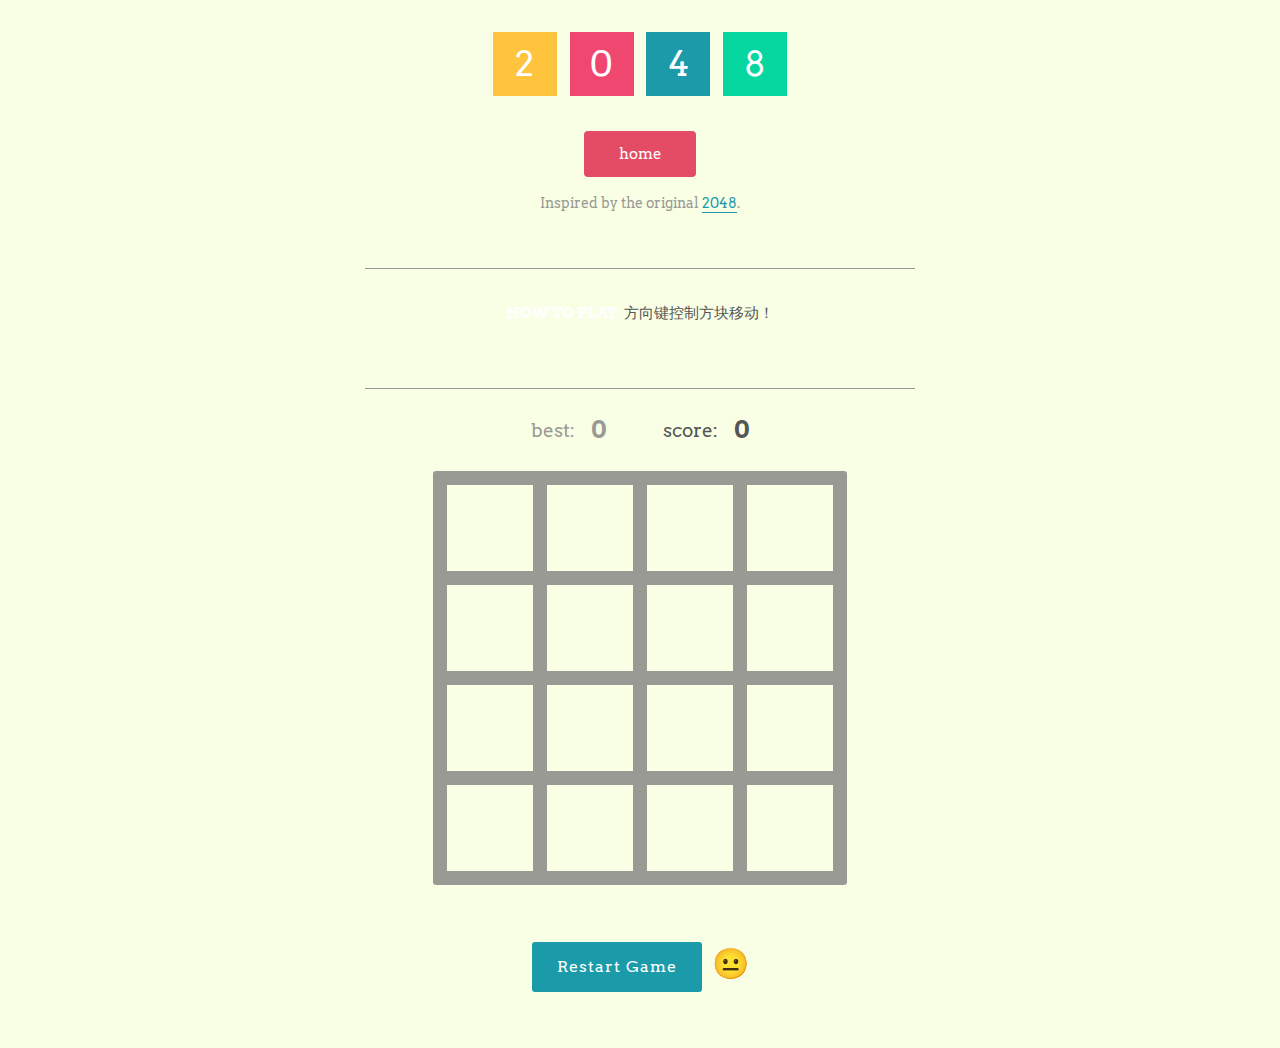
<file: game2048.html>
<!DOCTYPE html>
<!-- saved from url=(0045)http://s.codepen.io/lx852357/fullpage/RVYJWg? -->
<html><head><meta http-equiv="Content-Type" content="text/html; charset=UTF-8">
  <meta name="viewport" content="width=device-width, initial-scale=1" />
  
  
  <title>lx -- 2048</title>
  
  <link rel="stylesheet" href="/assets/css/main.css">
  <link rel="stylesheet" href="/assets/css/bootstrap.min.css>
  <link rel="stylesheet" href="game/reset.min.css">
  

  
      <style>
      @charset "UTF-8";
@import url("https://fonts.googleapis.com/css?family=Arvo");
* {
  box-sizing: border-box;
}

a {
  color: #1B9AAA;
  text-decoration: none;
  border-bottom: 1px solid currentColor;
}
a:hover {
  color: #14727e;
}
a:focus, a:active {
  color: #0d4a52;
}

body,
html {
  position: relative;
  width: 100%;
  height: 100%;
  display: -webkit-box;
  display: -ms-flexbox;
  display: flex;
  -webkit-box-orient: vertical;
  -webkit-box-direction: normal;
      -ms-flex-direction: column;
          flex-direction: column;
  font-family: "Arvo", Helvetica, sans-serif;
  font-family: 12px;
  color: #555;
  background: #F8FFE5;
}

strong {
  font-weight: bold;
}

p {
  line-height: 1.6;
}

.inspired {
  margin-top: 1em;
  font-size: 0.9rem;
  color: #9a9a95;
}

header {
  color: #F8FFE5;
  text-align: center;
}
header span {
  display: inline-block;
  box-sizing: border-box;
  width: 4rem;
  height: 4rem;
  line-height: 4rem;
  margin: 0 0.4rem;
  background: #FFC43D;
}
header span:nth-of-type(2) {
  background: #EF476F;
}
header span:nth-of-type(3) {
  background: #1B9AAA;
}
header span:nth-of-type(4) {
  background: #06D6A0;
}

h1 {
  font-size: 2.2rem;
}

.directions {
  padding: 2rem;
  border-top: 1px solid #9a9a95;
  border-bottom: 1px solid #9a9a95;
}

.container {
  margin: 0 auto;
  padding-bottom: 3.5rem;
  -webkit-box-flex: 1;
      -ms-flex: 1;
          flex: 1;
  width: 100%;
  max-width: 550px;
  text-align: center;
}
header .container {
  padding: 0;
  padding: 2rem 4rem;
  max-width: 900px;
}

.scores {
  display: -webkit-box;
  display: -ms-flexbox;
  display: flex;
  -webkit-box-pack: center;
      -ms-flex-pack: center;
          justify-content: center;
}

.score-container {
  display: -webkit-box;
  display: -ms-flexbox;
  display: flex;
  -webkit-box-pack: center;
      -ms-flex-pack: center;
          justify-content: center;
  -webkit-box-align: center;
      -ms-flex-align: center;
          align-items: center;
  margin: 1.8rem;
  font-size: 1.2rem;
  line-height: 1;
  color: #555;
}
.score-container.best-score {
  color: #9a9a95;
}

.score {
  margin-left: 1rem;
  position: relative;
  font-weight: bold;
  font-size: 1.5rem;
  vertical-align: middle;
  text-align: right;
}

.game {
  position: relative;
  margin: 0 auto;
  background: #9a9a95;
  padding: 7px;
  display: inline-block;
  border-radius: 3px;
  box-sizing: border-box;
}

.tile-container {
  border-radius: 6px;
  position: relative;
  width: 400px;
  height: 400px;
}

.tile, .background {
  display: block;
  color: #F8FFE5;
  position: absolute;
  width: 100px;
  height: 100px;
  box-sizing: border-box;
  text-align: center;
}

.background {
  z-index: 1;
  text-align: center;
  border: 7px solid #9a9a95;
  background-color: #F8FFE5;
}

.tile {
  opacity: 0;
  z-index: 2;
  background: #FFC43D;
  color: #F8FFE5;
  display: -webkit-box;
  display: -ms-flexbox;
  display: flex;
  -webkit-box-align: center;
      -ms-flex-align: center;
          align-items: center;
  -webkit-box-pack: center;
      -ms-flex-pack: center;
          justify-content: center;
  font-size: 1.8rem;
  align-items: center;
  -webkit-transition: 110ms ease-in-out;
  transition: 110ms ease-in-out;
  border-radius: 3px;
  border: 7px solid #9a9a95;
  box-sizing: border-box;
}
.tile--4 {
  background: #EF476F;
  color: #F8FFE5;
}
.tile--8 {
  background: #1B9AAA;
  color: #F8FFE5;
}
.tile--16 {
  background: #06D6A0;
  color: #F8FFE5;
}
.tile--32 {
  background: #f37694;
  color: #F8FFE5;
}
.tile--64 {
  background: #22c2d6;
  color: #F8FFE5;
}
.tile--128 {
  background: #17f8be;
  color: #F8FFE5;
}
.tile--256 {
  background: #ffd470;
  color: #F8FFE5;
}
.tile--512 {
  background: #eb184a;
  color: #F8FFE5;
}
.tile--1024 {
  background: #14727e;
  color: #F8FFE5;
}
.tile--2048 {
  background: #05a47b;
  color: #F8FFE5;
}
.tile--pop {
  -webkit-animation: pop 0.3s ease-in-out;
          animation: pop 0.3s ease-in-out;
  -webkit-animation-fill-mode: forwards;
          animation-fill-mode: forwards;
}
.tile--shrink {
  -webkit-animation: shrink 0.5s ease-in-out;
          animation: shrink 0.5s ease-in-out;
  -webkit-animation-fill-mode: forwards;
          animation-fill-mode: forwards;
}

.add {
  position: absolute;
  opacity: 0;
  left: 120%;
  top: 0;
  font-size: 1rem;
  color: #1B9AAA;
}
.add.active {
  -webkit-animation: add 0.8s ease-in-out;
          animation: add 0.8s ease-in-out;
}

@-webkit-keyframes add {
  0% {
    opacity: 1;
    top: 0;
  }
  100% {
    opacity: 0;
    top: -100%;
  }
}

@keyframes add {
  0% {
    opacity: 1;
    top: 0;
  }
  100% {
    opacity: 0;
    top: -100%;
  }
}
@-webkit-keyframes pop {
  0% {
    -webkit-transform: scale(0.5);
            transform: scale(0.5);
    opacity: 0;
  }
  90% {
    -webkit-transform: scale(1.1);
            transform: scale(1.1);
    opacity: 1;
  }
  100% {
    -webkit-transform: scale(1);
            transform: scale(1);
    opacity: 1;
  }
}
@keyframes pop {
  0% {
    -webkit-transform: scale(0.5);
            transform: scale(0.5);
    opacity: 0;
  }
  90% {
    -webkit-transform: scale(1.1);
            transform: scale(1.1);
    opacity: 1;
  }
  100% {
    -webkit-transform: scale(1);
            transform: scale(1);
    opacity: 1;
  }
}
@-webkit-keyframes shrink {
  0% {
    -webkit-transform: scale(1);
            transform: scale(1);
    opacity: 1;
  }
  100% {
    -webkit-transform: scale(0.9);
            transform: scale(0.9);
    opacity: 0.9;
  }
}
@keyframes shrink {
  0% {
    -webkit-transform: scale(1);
            transform: scale(1);
    opacity: 1;
  }
  100% {
    -webkit-transform: scale(0.9);
            transform: scale(0.9);
    opacity: 0.9;
  }
}
.end {
  opacity: 0;
  position: absolute;
  top: 0;
  left: 0;
  width: 100%;
  height: 100%;
  z-index: -1;
  display: -webkit-box;
  display: -ms-flexbox;
  display: flex;
  -webkit-box-orient: vertical;
  -webkit-box-direction: normal;
      -ms-flex-direction: column;
          flex-direction: column;
  -webkit-box-pack: center;
      -ms-flex-pack: center;
          justify-content: center;
  -webkit-box-align: center;
      -ms-flex-align: center;
          align-items: center;
  background: rgba(85, 85, 85, 0.9);
  color: white;
  font-size: 2rem;
  -webkit-transition: opacity 0.3s ease-in-out;
  transition: opacity 0.3s ease-in-out;
}
.end btn {
  margin-top: 1rem;
}
.end.active {
  opacity: 1;
  z-index: 1000;
}

.monkey {
  font-size: 3rem;
  margin: 1rem 0;
}

.btn {
  font-family: inherit;
  font-size: 1rem;
  border: none;
  background: #1B9AAA;
  letter-spacing: 1px;
  color: white;
  font-weight: 300;
  padding: 0.9em 1.5em;
  border-radius: 3px;
  border: 1px solid transparent;
  cursor: pointer;
}
.btn:hover {
  background-color: #14727e;
}
.btn:active {
  background-color: #0d4a52;
}
.btn:focus {
  box-shadow: 0 0 10px #0d4a52 inset;
  outline: none;
}

.not-recommended {
  display: -webkit-box;
  display: -ms-flexbox;
  display: flex;
  -webkit-box-pack: center;
      -ms-flex-pack: center;
          justify-content: center;
  -webkit-box-align: center;
      -ms-flex-align: center;
          align-items: center;
  margin-top: 3rem;
}
.not-recommended * + * {
  margin-left: 10px;
}
.not-recommended__item + .not-recommended__annotation:before {
  font-size: 30px;
  content: "😐";
}
.not-recommended__item:hover + .not-recommended__annotation:before {
  content: "😟";
}
.not-recommended__item:focus + .not-recommended__annotation:before {
  content: "😄";
}
.not-recommended__item:active + .not-recommended__annotation:before {
  content: "😨";
}

    </style>

  <script>
  window.console = window.console || function(t) {};
</script>

  
  
  <script>
  if (document.location.search.match(/type=embed/gi)) {
    window.parent.postMessage("resize", "*");
  }
</script>

</head>

<body translate="no">

  <header>
  <div class="container">
    <h1><span>2</span><span>0</span><span>4</span><span>8</span>
    </h1>
	<a href="index.html" class="button special">home</a>
    <p class="inspired">Inspired by the original <a rel="nofollow" href="https://gabrielecirulli.github.io/2048/" target="_blank">2048</a>.</p>
  </div>
</header>
<div class="container">
  <div class="directions">
    <p><strong>HOW TO PLAY:</strong> 方向键控制方块移动！</p>
  </div>
  <div class="scores">
    <div class="score-container best-score">
      best: 
      <div class="score">
        <div id="bestScore">2008</div>
      </div>
    </div>
    <div class="score-container">
      score: 
      <div class="score">
        <div id="score">0</div>
        <div class="add" id="add"></div>
      </div>
    </div>
  </div>
  <div class="game">
    <div id="tile-container" class="tile-container"><div class="background" style="top: 0px; left: 0px;"></div><div class="background" style="top: 0px; left: 100px;"></div><div class="background" style="top: 0px; left: 200px;"></div><div class="background" style="top: 0px; left: 300px;"></div><div class="background" style="top: 100px; left: 0px;"></div><div class="background" style="top: 100px; left: 100px;"></div><div class="background" style="top: 100px; left: 200px;"></div><div class="background" style="top: 100px; left: 300px;"></div><div class="background" style="top: 200px; left: 0px;"></div><div class="background" style="top: 200px; left: 100px;"></div><div class="background" style="top: 200px; left: 200px;"></div><div class="background" style="top: 200px; left: 300px;"></div><div class="background" style="top: 300px; left: 0px;"></div><div class="background" style="top: 300px; left: 100px;"></div><div class="background" style="top: 300px; left: 200px;"></div><div class="background" style="top: 300px; left: 300px;"></div><div class="tile tile--2 tile--pop" id="2" style="top: 200px; left: 200px;"><p>2</p></div><div class="tile tile--2 tile--pop" id="1" style="top: 300px; left: 0px;"><p>2</p></div></div>
    <div class="end" id="end">Game Over<div class="monkey">🙈</div><button class="btn not-recommended__item js-restart-btn" id="try-again">Try Again</button></div>
  </div>
  
  <div class="not-recommended">
    <button class="btn not-recommended__item js-restart-btn" id="restart">Restart Game</button>
    <span class="not-recommended__annotation"></span>
  </div>
  
</div>
    <script src="game/stopExecutionOnTimeout-b2a7b3fe212eaa732349046d8416e00a9dec26eb7fd347590fbced3ab38af52e.js"></script>

  <script src="game/underscore-min.js"></script>

    <script>
    'use strict';

var _extends = Object.assign || function (target) { for (var i = 1; i < arguments.length; i++) {if (window.CP.shouldStopExecution(2)){break;} var source = arguments[i]; for (var key in source) {if (window.CP.shouldStopExecution(1)){break;} if (Object.prototype.hasOwnProperty.call(source, key)) { target[key] = source[key]; } }
window.CP.exitedLoop(1);
 }
window.CP.exitedLoop(2);
 return target; };

var game = null;
var bestScore = 0;
var scoreDiv = document.getElementById('score');
var bestScoreDiv = document.getElementById('bestScore');
var addDiv = document.getElementById('add');
var endDiv = document.getElementById('end');
var size = 4;
var nextId = 1;
var score = 0;

function initGame() {
  game = Array(size * size).fill(null); // 4 x 4 grid, represented as an array
  initBestScore();
}

function initBestScore() {
  bestScore = localStorage.getItem('bestScore') || 0;
  bestScoreDiv.innerHTML = bestScore;
}

function updateDOM(before, after) {
  var newElements = getNewElementsDOM(before, after);
  var existingElements = getExistingElementsDOM(before, after);
  var mergedTiles = getMergedTiles(after);
  removeElements(mergedTiles);
  drawGame(newElements, true);
  drawGame(existingElements);
}

function removeElements(mergedTiles) {
  for (var _iterator = mergedTiles, _isArray = Array.isArray(_iterator), _i = 0, _iterator = _isArray ? _iterator : _iterator[Symbol.iterator]();;) {if (window.CP.shouldStopExecution(4)){break;}
    var _ref;

    if (_isArray) {
      if (_i >= _iterator.length) break;
      _ref = _iterator[_i++];
    } else {
      _i = _iterator.next();
      if (_i.done) break;
      _ref = _i.value;
    }

    var tile = _ref;

    var _loop = function _loop() {
      if (_isArray2) {
        if (_i2 >= _iterator2.length) return 'break';
        _ref2 = _iterator2[_i2++];
      } else {
        _i2 = _iterator2.next();
        if (_i2.done) return 'break';
        _ref2 = _i2.value;
      }

      var id = _ref2;

      var currentElm = document.getElementById(id);
      positionTile(tile, currentElm);
      currentElm.classList.add('tile--shrink');
      setTimeout(function () {
        currentElm.remove();
      }, 100);
    };

    for (var _iterator2 = tile.mergedIds, _isArray2 = Array.isArray(_iterator2), _i2 = 0, _iterator2 = _isArray2 ? _iterator2 : _iterator2[Symbol.iterator]();;) {if (window.CP.shouldStopExecution(3)){break;}
      var _ref2;

      var _ret = _loop();

      if (_ret === 'break') break;
    }
window.CP.exitedLoop(3);

  }
window.CP.exitedLoop(4);

}

function getMergedTiles(after) {
  return after.filter(function (tile) {
    return tile && tile.mergedIds;
  });
}

function getNewElementsDOM(before, after) {
  var beforeIds = before.filter(function (tile) {
    return tile;
  }).map(function (tile) {
    return tile.id;
  });
  var newElements = after.filter(function (tile) {
    return tile && beforeIds.indexOf(tile.id) === -1;
  });
  return newElements;
}

function getExistingElementsDOM(before, after) {
  var beforeIds = before.filter(function (tile) {
    return tile;
  }).map(function (tile) {
    return tile.id;
  });
  var existingElements = after.filter(function (tile) {
    return tile && beforeIds.indexOf(tile.id) !== -1;
  });
  return existingElements;
}

function drawBackground() {
  var tileContainer = document.getElementById('tile-container');
  tileContainer.innerHTML = '';
  for (var i = 0; i < game.length; i++) {if (window.CP.shouldStopExecution(5)){break;}
    var tile = game[i];
    var tileDiv = document.createElement('div');
    var x = i % size;
    var y = Math.floor(i / size);
    tileDiv.style.top = y * 100 + 'px';
    tileDiv.style.left = x * 100 + 'px';

    tileDiv.classList.add("background");
    tileContainer.appendChild(tileDiv);
  }
window.CP.exitedLoop(5);

}

function positionTile(tile, elm) {
  var x = tile.index % size;
  var y = Math.floor(tile.index / size);
  elm.style.top = y * 100 + 'px';
  elm.style.left = x * 100 + 'px';
}

function drawGame(tiles, isNew) {
  var tileContainer = document.getElementById('tile-container');
  for (var i = 0; i < tiles.length; i++) {if (window.CP.shouldStopExecution(6)){break;}
    var tile = tiles[i];
    if (tile) {
      if (isNew) {
        (function () {
          var tileDiv = document.createElement('div');
          positionTile(tile, tileDiv);
          tileDiv.classList.add('tile', 'tile--' + tile.value);
          tileDiv.id = tile.id;
          setTimeout(function () {
            tileDiv.classList.add("tile--pop");
          }, tile.mergedIds ? 1 : 150);
          tileDiv.innerHTML = '<p>' + tile.value + '</p>';
          tileContainer.appendChild(tileDiv);
        })();
      } else {
        var currentElement = document.getElementById(tile.id);
        positionTile(tile, currentElement);
      }
    }
  }
window.CP.exitedLoop(6);

}

function gameOver() {
  if (game.filter(function (number) {
    return number === null;
  }).length === 0) {
    var sameNeighbors = game.find(function (tile, i) {
      var isRightSame = game[i + 1] && (i + 1) % 4 !== 0 ? tile.value === game[i + 1].value : false;
      var isDownSame = game[i + 4] ? tile.value === game[i + 4].value : false;
      if (isRightSame || isDownSame) {
        return true;
      }
      return false;
    });
    return !sameNeighbors;
  }
}

function generateNewNumber() {
  // 0.9 probability of 2, 0.1 probability of 4
  var p = Math.random() * 100;
  return p <= 90 ? 2 : 4;
}

function addRandomNumber() {
  // Adds either a 2 or a 4 to an empty position in the game array
  var emptyCells = game.map(function (_, index) {
    return index;
  }).filter(function (index) {
    return game[index] === null;
  });
  if (emptyCells.length === 0) {
    return;
  }
  var newPos = emptyCells[Math.floor(Math.random() * emptyCells.length)];
  var newObj = {
    id: nextId++,
    index: newPos,
    value: generateNewNumber()
  };
  game.splice(newPos, 1, newObj);
}

function getIndexForPoint(x, y) {
  return y * size + x;
}

function reflectGrid(grid) {
  var reflectedGame = Array(size * size).fill(0);
  for (var row = 0; row < size; row++) {if (window.CP.shouldStopExecution(8)){break;}
    for (var col = 0; col < size; col++) {if (window.CP.shouldStopExecution(7)){break;}
      var index1 = getIndexForPoint(col, row);
      var index2 = getIndexForPoint(size - col - 1, row);
      reflectedGame[index1] = grid[index2];
    }
window.CP.exitedLoop(7);

  }
window.CP.exitedLoop(8);

  return reflectedGame;
}

function rotateLeft90Deg(grid) {
  var rotatedGame = Array(size * size).fill(0);
  for (var row = 0; row < size; row++) {if (window.CP.shouldStopExecution(10)){break;}
    for (var col = 0; col < size; col++) {if (window.CP.shouldStopExecution(9)){break;}
      var index1 = getIndexForPoint(col, row);
      var index2 = getIndexForPoint(size - 1 - row, col);
      rotatedGame[index1] = grid[index2];
    }
window.CP.exitedLoop(9);

  }
window.CP.exitedLoop(10);

  return rotatedGame;
}

function rotateRight90Deg(grid) {
  var rotatedGame = Array(size * size).fill(0);
  for (var row = 0; row < size; row++) {if (window.CP.shouldStopExecution(12)){break;}
    for (var col = 0; col < size; col++) {if (window.CP.shouldStopExecution(11)){break;}
      var index1 = getIndexForPoint(col, row);
      var index2 = getIndexForPoint(row, size - 1 - col);
      rotatedGame[index1] = grid[index2];
    }
window.CP.exitedLoop(11);

  }
window.CP.exitedLoop(12);

  return rotatedGame;
}

/*
For any cell whose neighbor to the right is empty, move that cell
to the right. For any cell whose neighbor to the right is equal
to the same value, combine the values together (e.g. 2+2 = 4)
*/
function shiftGameRight(gameGrid) {
  // reflect game grid
  var reflectedGame = reflectGrid(gameGrid);
  // shift left
  reflectedGame = shiftGameLeft(reflectedGame);
  // reflect back
  return reflectGrid(reflectedGame);
}

function shiftGameLeft(gameGrid) {
  var newGameState = [];
  var totalAdd = 0;
  // for rows
  for (var i = 0; i < size; i++) {if (window.CP.shouldStopExecution(16)){break;}
    // for columns
    var firstPos = 4 * i;
    var lastPos = size + 4 * i;
    var currentRow = gameGrid.slice(firstPos, lastPos);
    var filteredRow = currentRow.filter(function (row) {
      return row;
    });
    for (var _iterator3 = filteredRow, _isArray3 = Array.isArray(_iterator3), _i3 = 0, _iterator3 = _isArray3 ? _iterator3 : _iterator3[Symbol.iterator]();;) {if (window.CP.shouldStopExecution(13)){break;}
      var _ref3;

      if (_isArray3) {
        if (_i3 >= _iterator3.length) break;
        _ref3 = _iterator3[_i3++];
      } else {
        _i3 = _iterator3.next();
        if (_i3.done) break;
        _ref3 = _i3.value;
      }

      var row = _ref3;

      delete row.mergedIds;
    }
window.CP.exitedLoop(13);


    for (var j = 0; j < filteredRow.length - 1; j++) {if (window.CP.shouldStopExecution(14)){break;}
      if (filteredRow[j].value === filteredRow[j + 1].value) {
        var sum = filteredRow[j].value * 2;
        filteredRow[j] = {
          id: nextId++,
          mergedIds: [filteredRow[j].id, filteredRow[j + 1].id],
          value: sum
        };
        filteredRow.splice(j + 1, 1);
        score += sum;
        totalAdd += sum;
      }
    }
window.CP.exitedLoop(14);

    while (filteredRow.length < size) {if (window.CP.shouldStopExecution(15)){break;}
      filteredRow.push(null);
    }
window.CP.exitedLoop(15);
;
    newGameState = [].concat(newGameState, filteredRow);
  }
window.CP.exitedLoop(16);


  if (totalAdd > 0) {
    scoreDiv.innerHTML = score;
    addDiv.innerHTML = '+' + totalAdd;
    addDiv.classList.add('active');
    setTimeout(function () {
      addDiv.classList.remove("active");
    }, 800);
    if (score > bestScore) {
      localStorage.setItem('bestScore', score);
      initBestScore();
    }
  }
  return newGameState;
}

function shiftGameUp(gameGrid) {
  var rotatedGame = rotateLeft90Deg(gameGrid);
  rotatedGame = shiftGameLeft(rotatedGame);
  return rotateRight90Deg(rotatedGame);
}

function shiftGameDown(gameGrid) {
  var rotatedGame = rotateRight90Deg(gameGrid);
  rotatedGame = shiftGameLeft(rotatedGame);
  return rotateLeft90Deg(rotatedGame);
}

var buttons = document.querySelectorAll(".js-restart-btn");
var length = buttons.length;
for (var i = 0; i < length; i++) {if (window.CP.shouldStopExecution(17)){break;}
  if (document.addEventListener) {
    buttons[i].addEventListener("click", function () {
      newGameStart();
    });
  } else {
    buttons[i].attachEvent("onclick", function () {
      newGameStart();
    });
  };
}
window.CP.exitedLoop(17);
;

document.addEventListener("keydown", handleKeypress);
document.addEventListener('touchstart', handleTouchStart, false);
document.addEventListener('touchmove', handleTouchMove, false);

var xDown = null;
var yDown = null;

function handleTouchStart(evt) {
  xDown = evt.touches[0].clientX;
  yDown = evt.touches[0].clientY;
};

function handleTouchMove(evt) {
  var prevGame = [].concat(game);
  if (!xDown || !yDown) {
    return;
  }
  var xUp = evt.touches[0].clientX;
  var yUp = evt.touches[0].clientY;

  var xDiff = xDown - xUp;
  var yDiff = yDown - yUp;

  if (Math.abs(xDiff) > Math.abs(yDiff)) {
    if (xDiff > 0) {
      game = shiftGameLeft(game);
    } else {
      game = shiftGameRight(game);
    }
  } else {
    if (yDiff > 0) {
      game = shiftGameUp(game);
    } else {
      game = shiftGameDown(game);
    }
  }
  game = game.map(function (tile, index) {
    if (tile) {
      return _extends({}, tile, {
        index: index
      });
    } else {
      return null;
    }
  });
  if (_.isEqual(prevGame, game)) return;
  addRandomNumber();
  updateDOM(prevGame, game);
  if (gameOver()) {
    setTimeout(function () {
      endDiv.classList.add('active');
    }, 800);
    return;
  }
  xDown = null;
  yDown = null;
};

function handleKeypress(evt) {
  var modifiers = event.altKey || event.ctrlKey || event.metaKey || event.shiftKey;
  var whichKey = event.which;

  var prevGame = [].concat(game);

  if (!modifiers) {
    event.preventDefault();
    switch (whichKey) {
      case 37:
        game = shiftGameLeft(game);
        break;
      case 38:
        game = shiftGameUp(game);
        break;
      case 39:
        game = shiftGameRight(game);
        break;
      case 40:
        game = shiftGameDown(game);
        break;
    }
    game = game.map(function (tile, index) {
      if (tile) {
        return _extends({}, tile, {
          index: index
        });
      } else {
        return null;
      }
    });
    if (_.isEqual(prevGame, game)) return;
    addRandomNumber();
    updateDOM(prevGame, game);
    if (gameOver()) {
      setTimeout(function () {
        endDiv.classList.add('active');
      }, 800);
      return;
    }
  }
}

function newGameStart() {
  document.getElementById('tile-container').innerHTML = '';
  endDiv.classList.remove('active');
  score = 0;
  scoreDiv.innerHTML = score;
  initGame();
  drawBackground();
  var previousGame = [].concat(game);
  addRandomNumber();
  addRandomNumber();
  updateDOM(previousGame, game);
}

newGameStart();
  //# sourceURL=pen.js
  </script>

  
  



 </body></html>
</file>
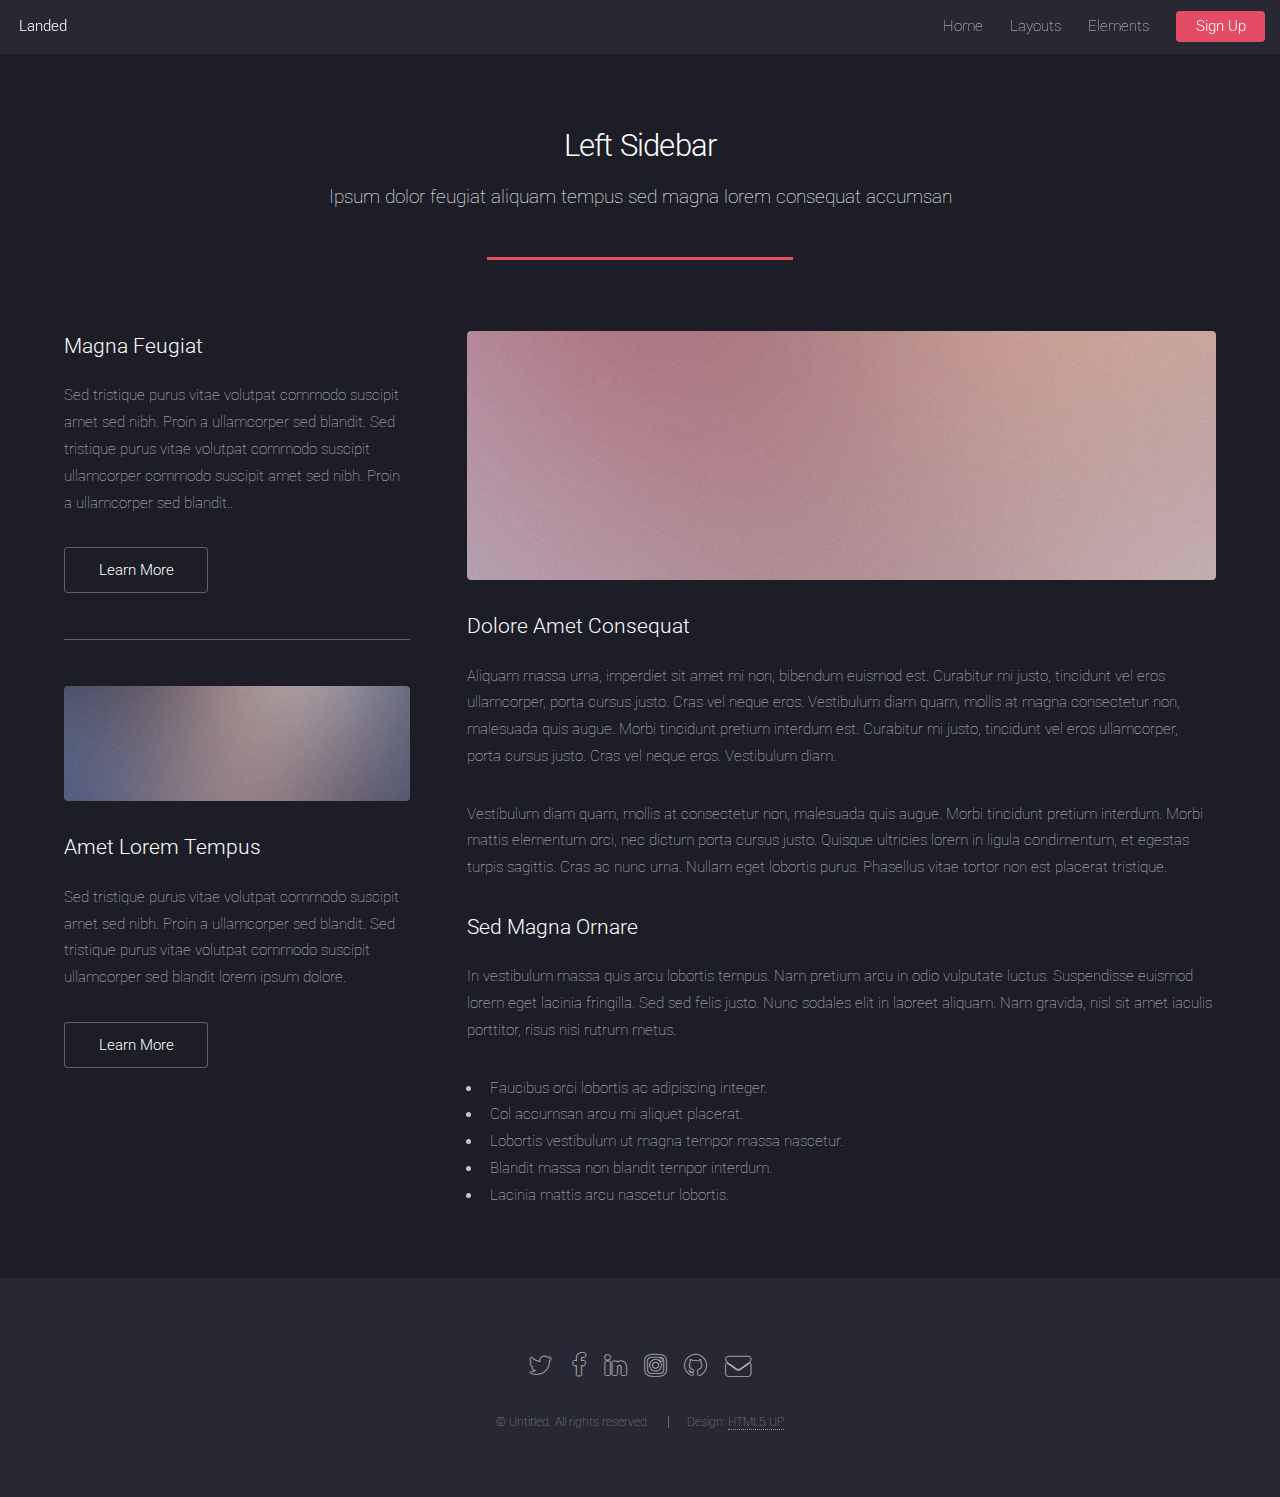
<file: left-sidebar.html>
<!DOCTYPE HTML>
<!--
	Landed by HTML5 UP
	html5up.net | @ajlkn
	Free for personal and commercial use under the CCA 3.0 license (html5up.net/license)
-->
<html>
	<head>
		<title>Left Sidebar - Landed by HTML5 UP</title>
		<meta charset="utf-8" />
		<meta name="viewport" content="width=device-width, initial-scale=1" />
		<!--[if lte IE 8]><script src="assets/js/ie/html5shiv.js"></script><![endif]-->
		<link rel="stylesheet" href="assets/css/main.css" />
		<!--[if lte IE 9]><link rel="stylesheet" href="assets/css/ie9.css" /><![endif]-->
		<!--[if lte IE 8]><link rel="stylesheet" href="assets/css/ie8.css" /><![endif]-->
	</head>
	<body>
		<div id="page-wrapper">

			<!-- Header -->
				<header id="header">
					<h1 id="logo"><a href="index.html">Landed</a></h1>
					<nav id="nav">
						<ul>
							<li><a href="index.html">Home</a></li>
							<li>
								<a href="#">Layouts</a>
								<ul>
									<li><a href="left-sidebar.html">Left Sidebar</a></li>
									<li><a href="right-sidebar.html">Right Sidebar</a></li>
									<li><a href="no-sidebar.html">No Sidebar</a></li>
									<li>
										<a href="#">Submenu</a>
										<ul>
											<li><a href="#">Option 1</a></li>
											<li><a href="#">Option 2</a></li>
											<li><a href="#">Option 3</a></li>
											<li><a href="#">Option 4</a></li>
										</ul>
									</li>
								</ul>
							</li>
							<li><a href="elements.html">Elements</a></li>
							<li><a href="#" class="button special">Sign Up</a></li>
						</ul>
					</nav>
				</header>

			<!-- Main -->
				<div id="main" class="wrapper style1">
					<div class="container">
						<header class="major">
							<h2>Left Sidebar</h2>
							<p>Ipsum dolor feugiat aliquam tempus sed magna lorem consequat accumsan</p>
						</header>
						<div class="row 150%">
							<div class="4u 12u$(medium)">

								<!-- Sidebar -->
									<section id="sidebar">
										<section>
											<h3>Magna Feugiat</h3>
											<p>Sed tristique purus vitae volutpat commodo suscipit amet sed nibh. Proin a ullamcorper sed blandit. Sed tristique purus vitae volutpat commodo suscipit ullamcorper commodo suscipit amet sed nibh. Proin a ullamcorper sed blandit..</p>
											<footer>
												<ul class="actions">
													<li><a href="#" class="button">Learn More</a></li>
												</ul>
											</footer>
										</section>
										<hr />
										<section>
											<a href="#" class="image fit"><img src="images/pic06.jpg" alt="" /></a>
											<h3>Amet Lorem Tempus</h3>
											<p>Sed tristique purus vitae volutpat commodo suscipit amet sed nibh. Proin a ullamcorper sed blandit. Sed tristique purus vitae volutpat commodo suscipit ullamcorper sed blandit lorem ipsum dolore.</p>
											<footer>
												<ul class="actions">
													<li><a href="#" class="button">Learn More</a></li>
												</ul>
											</footer>
										</section>
									</section>

							</div>
							<div class="8u$ 12u$(medium) important(medium)">

								<!-- Content -->
									<section id="content">
										<a href="#" class="image fit"><img src="images/pic05.jpg" alt="" /></a>
										<h3>Dolore Amet Consequat</h3>
										<p>Aliquam massa urna, imperdiet sit amet mi non, bibendum euismod est. Curabitur mi justo, tincidunt vel eros ullamcorper, porta cursus justo. Cras vel neque eros. Vestibulum diam quam, mollis at magna consectetur non, malesuada quis augue. Morbi tincidunt pretium interdum est. Curabitur mi justo, tincidunt vel eros ullamcorper, porta cursus justo. Cras vel neque eros. Vestibulum diam.</p>
										<p>Vestibulum diam quam, mollis at consectetur non, malesuada quis augue. Morbi tincidunt pretium interdum. Morbi mattis elementum orci, nec dictum porta cursus justo. Quisque ultricies lorem in ligula condimentum, et egestas turpis sagittis. Cras ac nunc urna. Nullam eget lobortis purus. Phasellus vitae tortor non est placerat tristique.</p>
										<h3>Sed Magna Ornare</h3>
										<p>In vestibulum massa quis arcu lobortis tempus. Nam pretium arcu in odio vulputate luctus. Suspendisse euismod lorem eget lacinia fringilla. Sed sed felis justo. Nunc sodales elit in laoreet aliquam. Nam gravida, nisl sit amet iaculis porttitor, risus nisi rutrum metus.</p>
										<ul>
											<li>Faucibus orci lobortis ac adipiscing integer.</li>
											<li>Col accumsan arcu mi aliquet placerat.</li>
											<li>Lobortis vestibulum ut magna tempor massa nascetur.</li>
											<li>Blandit massa non blandit tempor interdum.</li>
											<li>Lacinia mattis arcu nascetur lobortis.</li>
										</ul>
									</section>

							</div>
						</div>
					</div>
				</div>

			<!-- Footer -->
				<footer id="footer">
					<ul class="icons">
						<li><a href="#" class="icon alt fa-twitter"><span class="label">Twitter</span></a></li>
						<li><a href="#" class="icon alt fa-facebook"><span class="label">Facebook</span></a></li>
						<li><a href="#" class="icon alt fa-linkedin"><span class="label">LinkedIn</span></a></li>
						<li><a href="#" class="icon alt fa-instagram"><span class="label">Instagram</span></a></li>
						<li><a href="#" class="icon alt fa-github"><span class="label">GitHub</span></a></li>
						<li><a href="#" class="icon alt fa-envelope"><span class="label">Email</span></a></li>
					</ul>
					<ul class="copyright">
						<li>&copy; Untitled. All rights reserved.</li><li>Design: <a href="http://html5up.net">HTML5 UP</a></li>
					</ul>
				</footer>

		</div>

		<!-- Scripts -->
			<script src="assets/js/jquery.min.js"></script>
			<script src="assets/js/jquery.scrolly.min.js"></script>
			<script src="assets/js/jquery.dropotron.min.js"></script>
			<script src="assets/js/jquery.scrollex.min.js"></script>
			<script src="assets/js/skel.min.js"></script>
			<script src="assets/js/util.js"></script>
			<!--[if lte IE 8]><script src="assets/js/ie/respond.min.js"></script><![endif]-->
			<script src="assets/js/main.js"></script>

	</body>
</html>
</file>
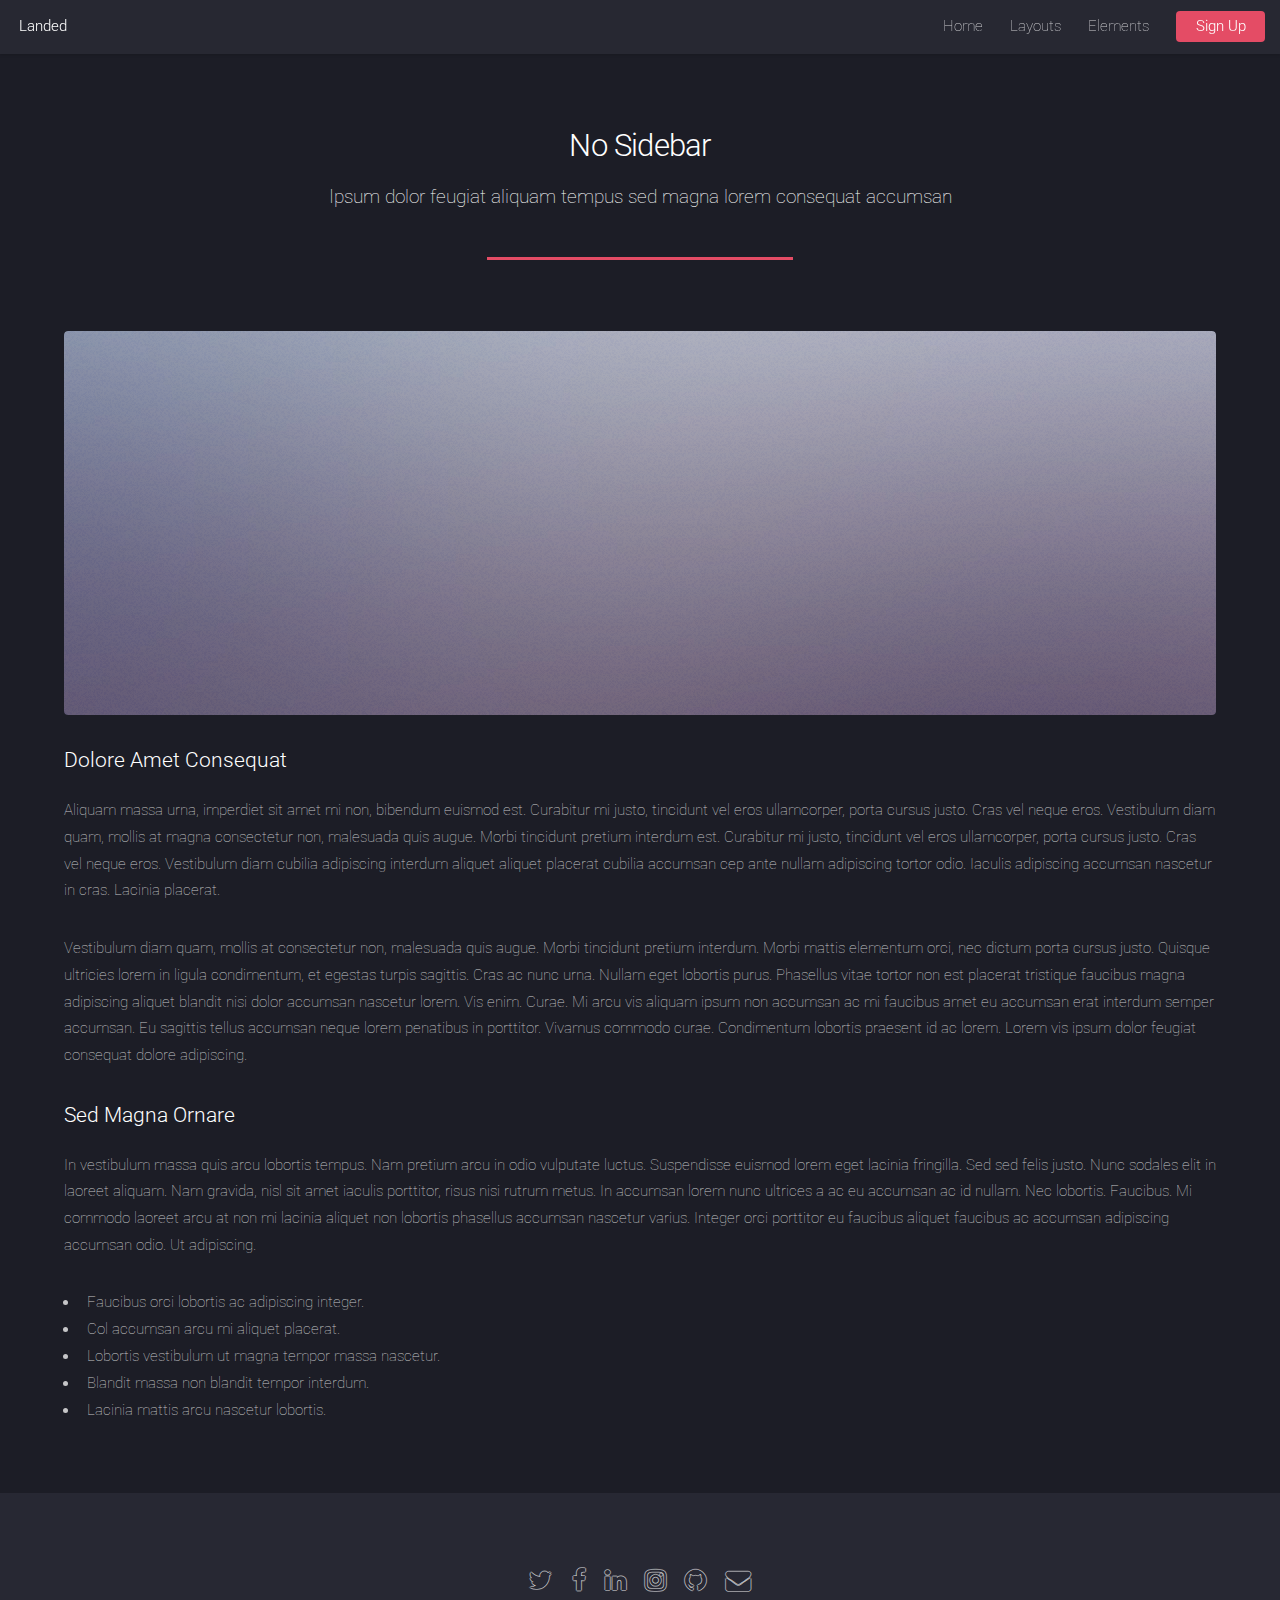
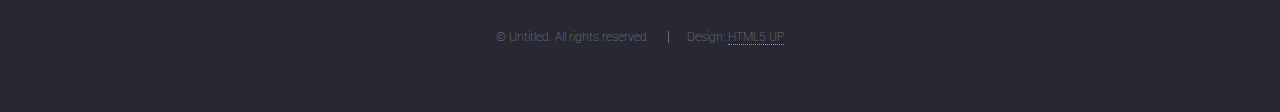
<file: no-sidebar.html>
<!DOCTYPE HTML>
<!--
	Landed by HTML5 UP
	html5up.net | @ajlkn
	Free for personal and commercial use under the CCA 3.0 license (html5up.net/license)
-->
<html>
	<head>
		<title>No Sidebar - Landed by HTML5 UP</title>
		<meta charset="utf-8" />
		<meta name="viewport" content="width=device-width, initial-scale=1" />
		<!--[if lte IE 8]><script src="assets/js/ie/html5shiv.js"></script><![endif]-->
		<link rel="stylesheet" href="assets/css/main.css" />
		<!--[if lte IE 9]><link rel="stylesheet" href="assets/css/ie9.css" /><![endif]-->
		<!--[if lte IE 8]><link rel="stylesheet" href="assets/css/ie8.css" /><![endif]-->
	</head>
	<body>
		<div id="page-wrapper">

			<!-- Header -->
				<header id="header">
					<h1 id="logo"><a href="index.html">Landed</a></h1>
					<nav id="nav">
						<ul>
							<li><a href="index.html">Home</a></li>
							<li>
								<a href="#">Layouts</a>
								<ul>
									<li><a href="left-sidebar.html">Left Sidebar</a></li>
									<li><a href="right-sidebar.html">Right Sidebar</a></li>
									<li><a href="no-sidebar.html">No Sidebar</a></li>
									<li>
										<a href="#">Submenu</a>
										<ul>
											<li><a href="#">Option 1</a></li>
											<li><a href="#">Option 2</a></li>
											<li><a href="#">Option 3</a></li>
											<li><a href="#">Option 4</a></li>
										</ul>
									</li>
								</ul>
							</li>
							<li><a href="elements.html">Elements</a></li>
							<li><a href="#" class="button special">Sign Up</a></li>
						</ul>
					</nav>
				</header>

			<!-- Main -->
				<div id="main" class="wrapper style1">
					<div class="container">
						<header class="major">
							<h2>No Sidebar</h2>
							<p>Ipsum dolor feugiat aliquam tempus sed magna lorem consequat accumsan</p>
						</header>

						<!-- Content -->
							<section id="content">
								<a href="#" class="image fit"><img src="images/pic07.jpg" alt="" /></a>
								<h3>Dolore Amet Consequat</h3>
								<p>Aliquam massa urna, imperdiet sit amet mi non, bibendum euismod est. Curabitur mi justo, tincidunt vel eros ullamcorper, porta cursus justo. Cras vel neque eros. Vestibulum diam quam, mollis at magna consectetur non, malesuada quis augue. Morbi tincidunt pretium interdum est. Curabitur mi justo, tincidunt vel eros ullamcorper, porta cursus justo. Cras vel neque eros. Vestibulum diam cubilia adipiscing interdum aliquet aliquet placerat cubilia accumsan cep ante nullam adipiscing tortor odio. Iaculis adipiscing accumsan nascetur in cras. Lacinia placerat.</p>
								<p>Vestibulum diam quam, mollis at consectetur non, malesuada quis augue. Morbi tincidunt pretium interdum. Morbi mattis elementum orci, nec dictum porta cursus justo. Quisque ultricies lorem in ligula condimentum, et egestas turpis sagittis. Cras ac nunc urna. Nullam eget lobortis purus. Phasellus vitae tortor non est placerat tristique faucibus magna adipiscing aliquet blandit nisi dolor accumsan nascetur lorem. Vis enim. Curae. Mi arcu vis aliquam ipsum non accumsan ac mi faucibus amet eu accumsan erat interdum semper accumsan. Eu sagittis tellus accumsan neque lorem penatibus in porttitor. Vivamus commodo curae. Condimentum lobortis praesent id ac lorem. Lorem vis ipsum dolor feugiat consequat dolore adipiscing.</p>
								<h3>Sed Magna Ornare</h3>
								<p>In vestibulum massa quis arcu lobortis tempus. Nam pretium arcu in odio vulputate luctus. Suspendisse euismod lorem eget lacinia fringilla. Sed sed felis justo. Nunc sodales elit in laoreet aliquam. Nam gravida, nisl sit amet iaculis porttitor, risus nisi rutrum metus. In accumsan lorem nunc ultrices a ac eu accumsan ac id nullam. Nec lobortis. Faucibus. Mi commodo laoreet arcu at non mi lacinia aliquet non lobortis phasellus accumsan nascetur varius. Integer orci porttitor eu faucibus aliquet faucibus ac accumsan adipiscing accumsan odio. Ut adipiscing.</p>
								<ul>
									<li>Faucibus orci lobortis ac adipiscing integer.</li>
									<li>Col accumsan arcu mi aliquet placerat.</li>
									<li>Lobortis vestibulum ut magna tempor massa nascetur.</li>
									<li>Blandit massa non blandit tempor interdum.</li>
									<li>Lacinia mattis arcu nascetur lobortis.</li>
								</ul>
							</section>

					</div>
				</div>

			<!-- Footer -->
				<footer id="footer">
					<ul class="icons">
						<li><a href="#" class="icon alt fa-twitter"><span class="label">Twitter</span></a></li>
						<li><a href="#" class="icon alt fa-facebook"><span class="label">Facebook</span></a></li>
						<li><a href="#" class="icon alt fa-linkedin"><span class="label">LinkedIn</span></a></li>
						<li><a href="#" class="icon alt fa-instagram"><span class="label">Instagram</span></a></li>
						<li><a href="#" class="icon alt fa-github"><span class="label">GitHub</span></a></li>
						<li><a href="#" class="icon alt fa-envelope"><span class="label">Email</span></a></li>
					</ul>
					<ul class="copyright">
						<li>&copy; Untitled. All rights reserved.</li><li>Design: <a href="http://html5up.net">HTML5 UP</a></li>
					</ul>
				</footer>

		</div>

		<!-- Scripts -->
			<script src="assets/js/jquery.min.js"></script>
			<script src="assets/js/jquery.scrolly.min.js"></script>
			<script src="assets/js/jquery.dropotron.min.js"></script>
			<script src="assets/js/jquery.scrollex.min.js"></script>
			<script src="assets/js/skel.min.js"></script>
			<script src="assets/js/util.js"></script>
			<!--[if lte IE 8]><script src="assets/js/ie/respond.min.js"></script><![endif]-->
			<script src="assets/js/main.js"></script>

	</body>
</html>
</file>
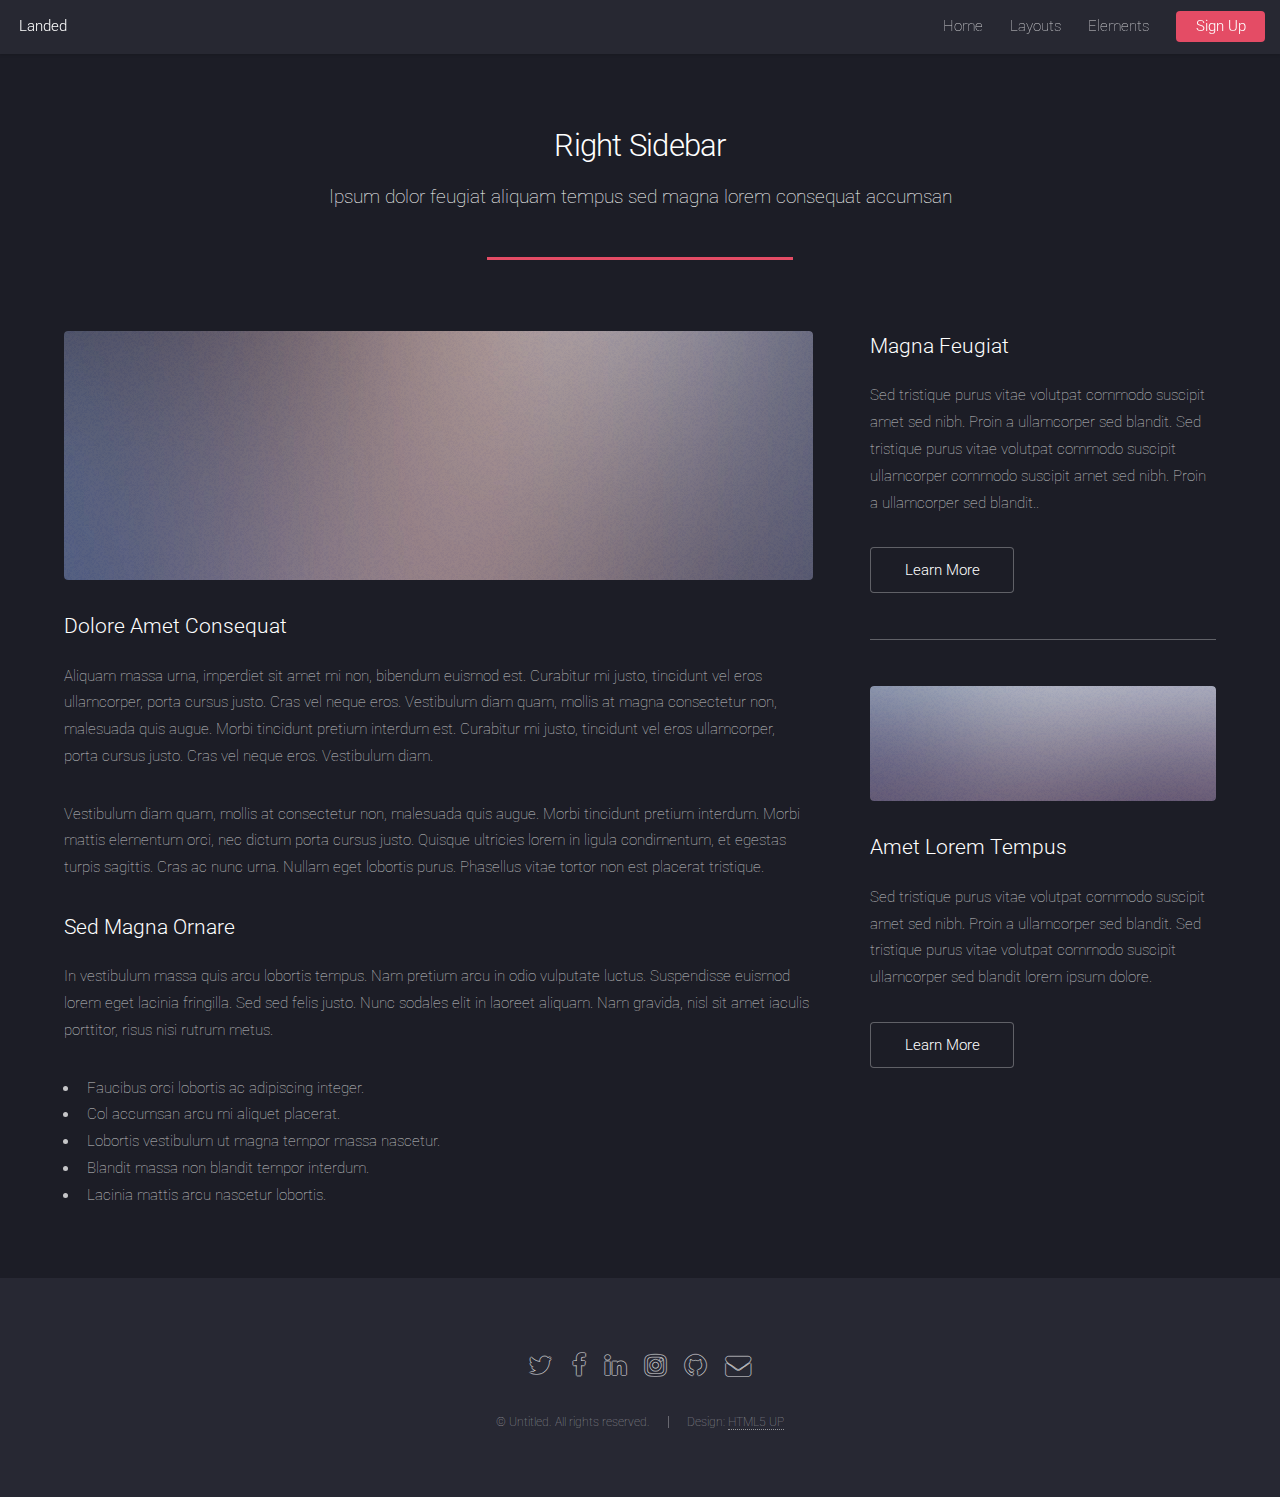
<file: right-sidebar.html>
<!DOCTYPE HTML>
<!--
	Landed by HTML5 UP
	html5up.net | @ajlkn
	Free for personal and commercial use under the CCA 3.0 license (html5up.net/license)
-->
<html>
	<head>
		<title>Right Sidebar - Landed by HTML5 UP</title>
		<meta charset="utf-8" />
		<meta name="viewport" content="width=device-width, initial-scale=1" />
		<!--[if lte IE 8]><script src="assets/js/ie/html5shiv.js"></script><![endif]-->
		<link rel="stylesheet" href="assets/css/main.css" />
		<!--[if lte IE 9]><link rel="stylesheet" href="assets/css/ie9.css" /><![endif]-->
		<!--[if lte IE 8]><link rel="stylesheet" href="assets/css/ie8.css" /><![endif]-->
	</head>
	<body>
		<div id="page-wrapper">

			<!-- Header -->
				<header id="header">
					<h1 id="logo"><a href="index.html">Landed</a></h1>
					<nav id="nav">
						<ul>
							<li><a href="index.html">Home</a></li>
							<li>
								<a href="#">Layouts</a>
								<ul>
									<li><a href="left-sidebar.html">Left Sidebar</a></li>
									<li><a href="right-sidebar.html">Right Sidebar</a></li>
									<li><a href="no-sidebar.html">No Sidebar</a></li>
									<li>
										<a href="#">Submenu</a>
										<ul>
											<li><a href="#">Option 1</a></li>
											<li><a href="#">Option 2</a></li>
											<li><a href="#">Option 3</a></li>
											<li><a href="#">Option 4</a></li>
										</ul>
									</li>
								</ul>
							</li>
							<li><a href="elements.html">Elements</a></li>
							<li><a href="#" class="button special">Sign Up</a></li>
						</ul>
					</nav>
				</header>

			<!-- Main -->
				<div id="main" class="wrapper style1">
					<div class="container">
						<header class="major">
							<h2>Right Sidebar</h2>
							<p>Ipsum dolor feugiat aliquam tempus sed magna lorem consequat accumsan</p>
						</header>
						<div class="row 150%">
							<div class="8u 12u$(medium)">

								<!-- Content -->
									<section id="content">
										<a href="#" class="image fit"><img src="images/pic06.jpg" alt="" /></a>
										<h3>Dolore Amet Consequat</h3>
										<p>Aliquam massa urna, imperdiet sit amet mi non, bibendum euismod est. Curabitur mi justo, tincidunt vel eros ullamcorper, porta cursus justo. Cras vel neque eros. Vestibulum diam quam, mollis at magna consectetur non, malesuada quis augue. Morbi tincidunt pretium interdum est. Curabitur mi justo, tincidunt vel eros ullamcorper, porta cursus justo. Cras vel neque eros. Vestibulum diam.</p>
										<p>Vestibulum diam quam, mollis at consectetur non, malesuada quis augue. Morbi tincidunt pretium interdum. Morbi mattis elementum orci, nec dictum porta cursus justo. Quisque ultricies lorem in ligula condimentum, et egestas turpis sagittis. Cras ac nunc urna. Nullam eget lobortis purus. Phasellus vitae tortor non est placerat tristique.</p>
										<h3>Sed Magna Ornare</h3>
										<p>In vestibulum massa quis arcu lobortis tempus. Nam pretium arcu in odio vulputate luctus. Suspendisse euismod lorem eget lacinia fringilla. Sed sed felis justo. Nunc sodales elit in laoreet aliquam. Nam gravida, nisl sit amet iaculis porttitor, risus nisi rutrum metus.</p>
										<ul>
											<li>Faucibus orci lobortis ac adipiscing integer.</li>
											<li>Col accumsan arcu mi aliquet placerat.</li>
											<li>Lobortis vestibulum ut magna tempor massa nascetur.</li>
											<li>Blandit massa non blandit tempor interdum.</li>
											<li>Lacinia mattis arcu nascetur lobortis.</li>
										</ul>
									</section>

							</div>
							<div class="4u$ 12u$(medium)">

								<!-- Sidebar -->
									<section id="sidebar">
										<section>
											<h3>Magna Feugiat</h3>
											<p>Sed tristique purus vitae volutpat commodo suscipit amet sed nibh. Proin a ullamcorper sed blandit. Sed tristique purus vitae volutpat commodo suscipit ullamcorper commodo suscipit amet sed nibh. Proin a ullamcorper sed blandit..</p>
											<footer>
												<ul class="actions">
													<li><a href="#" class="button">Learn More</a></li>
												</ul>
											</footer>
										</section>
										<hr />
										<section>
											<a href="#" class="image fit"><img src="images/pic07.jpg" alt="" /></a>
											<h3>Amet Lorem Tempus</h3>
											<p>Sed tristique purus vitae volutpat commodo suscipit amet sed nibh. Proin a ullamcorper sed blandit. Sed tristique purus vitae volutpat commodo suscipit ullamcorper sed blandit lorem ipsum dolore.</p>
											<footer>
												<ul class="actions">
													<li><a href="#" class="button">Learn More</a></li>
												</ul>
											</footer>
										</section>
									</section>

							</div>
						</div>
					</div>
				</div>

			<!-- Footer -->
				<footer id="footer">
					<ul class="icons">
						<li><a href="#" class="icon alt fa-twitter"><span class="label">Twitter</span></a></li>
						<li><a href="#" class="icon alt fa-facebook"><span class="label">Facebook</span></a></li>
						<li><a href="#" class="icon alt fa-linkedin"><span class="label">LinkedIn</span></a></li>
						<li><a href="#" class="icon alt fa-instagram"><span class="label">Instagram</span></a></li>
						<li><a href="#" class="icon alt fa-github"><span class="label">GitHub</span></a></li>
						<li><a href="#" class="icon alt fa-envelope"><span class="label">Email</span></a></li>
					</ul>
					<ul class="copyright">
						<li>&copy; Untitled. All rights reserved.</li><li>Design: <a href="http://html5up.net">HTML5 UP</a></li>
					</ul>
				</footer>

		</div>

		<!-- Scripts -->
			<script src="assets/js/jquery.min.js"></script>
			<script src="assets/js/jquery.scrolly.min.js"></script>
			<script src="assets/js/jquery.dropotron.min.js"></script>
			<script src="assets/js/jquery.scrollex.min.js"></script>
			<script src="assets/js/skel.min.js"></script>
			<script src="assets/js/util.js"></script>
			<!--[if lte IE 8]><script src="assets/js/ie/respond.min.js"></script><![endif]-->
			<script src="assets/js/main.js"></script>

	</body>
</html>
</file>
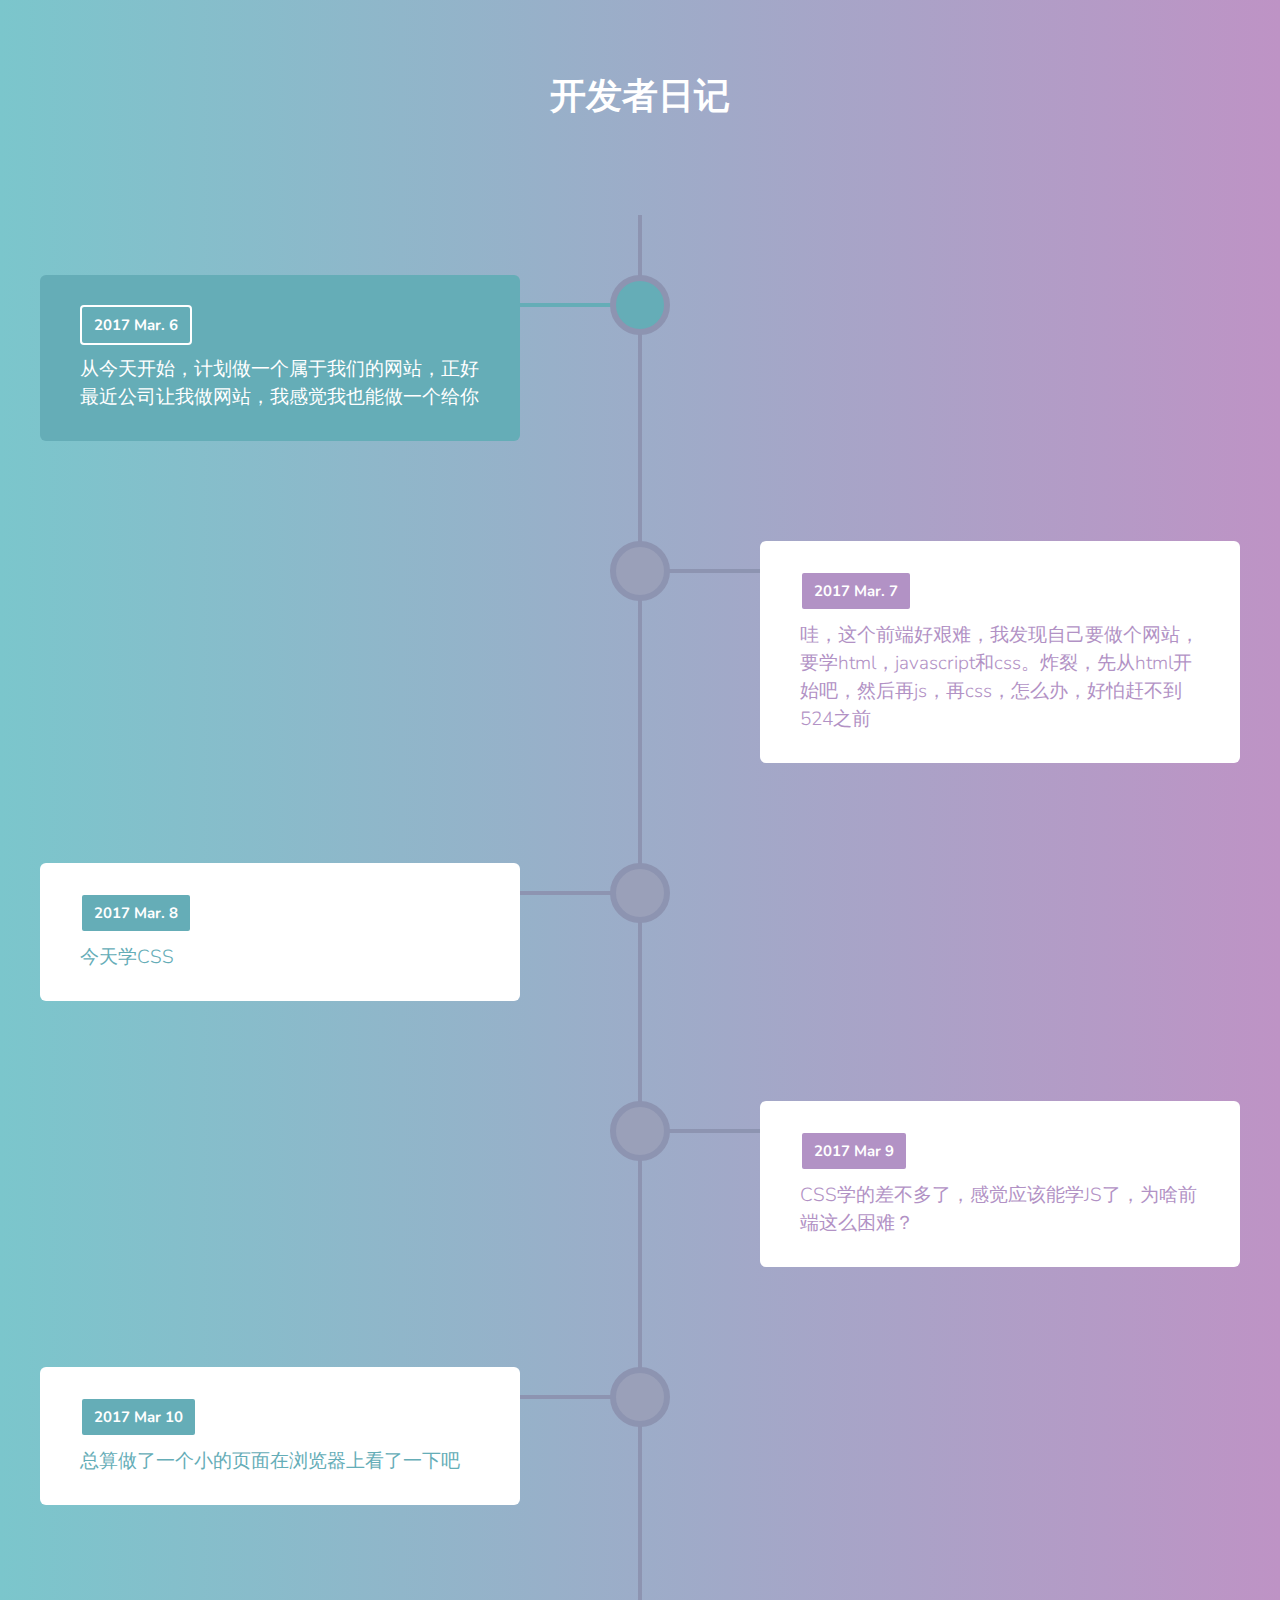
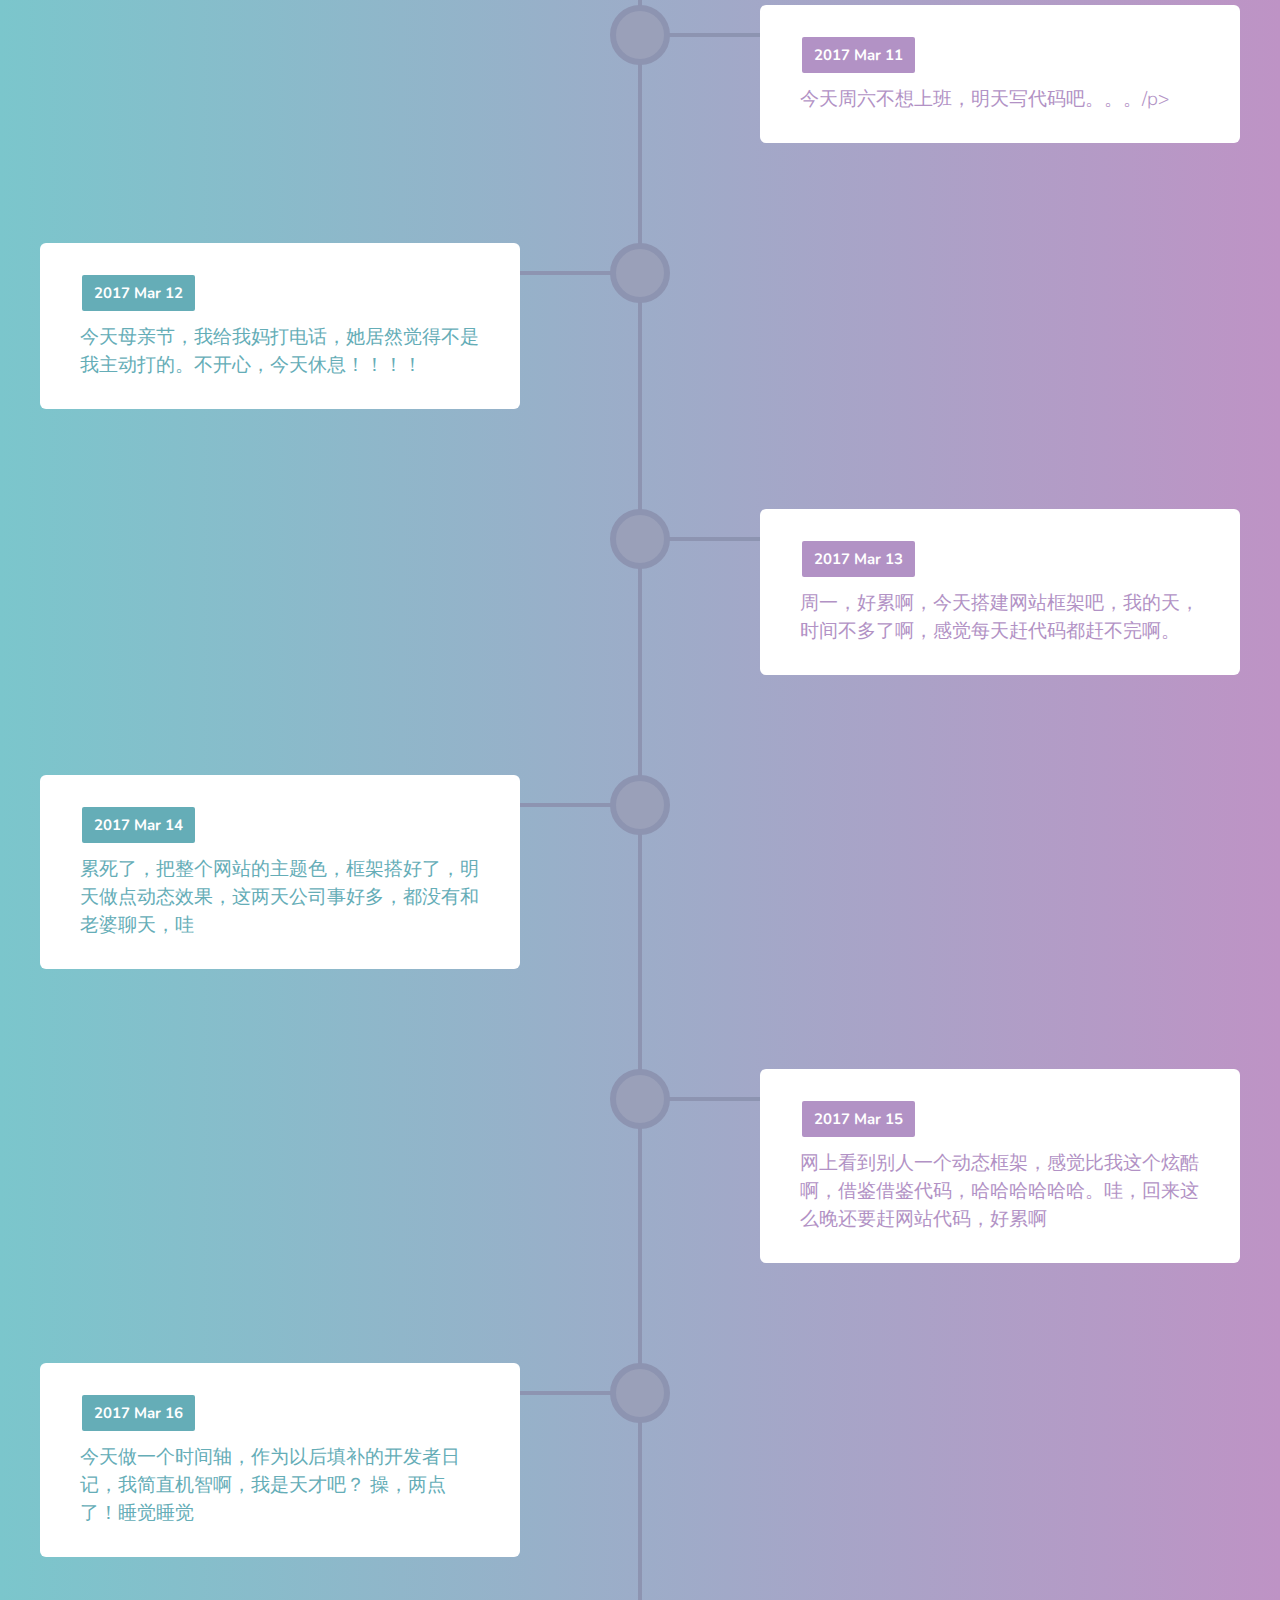
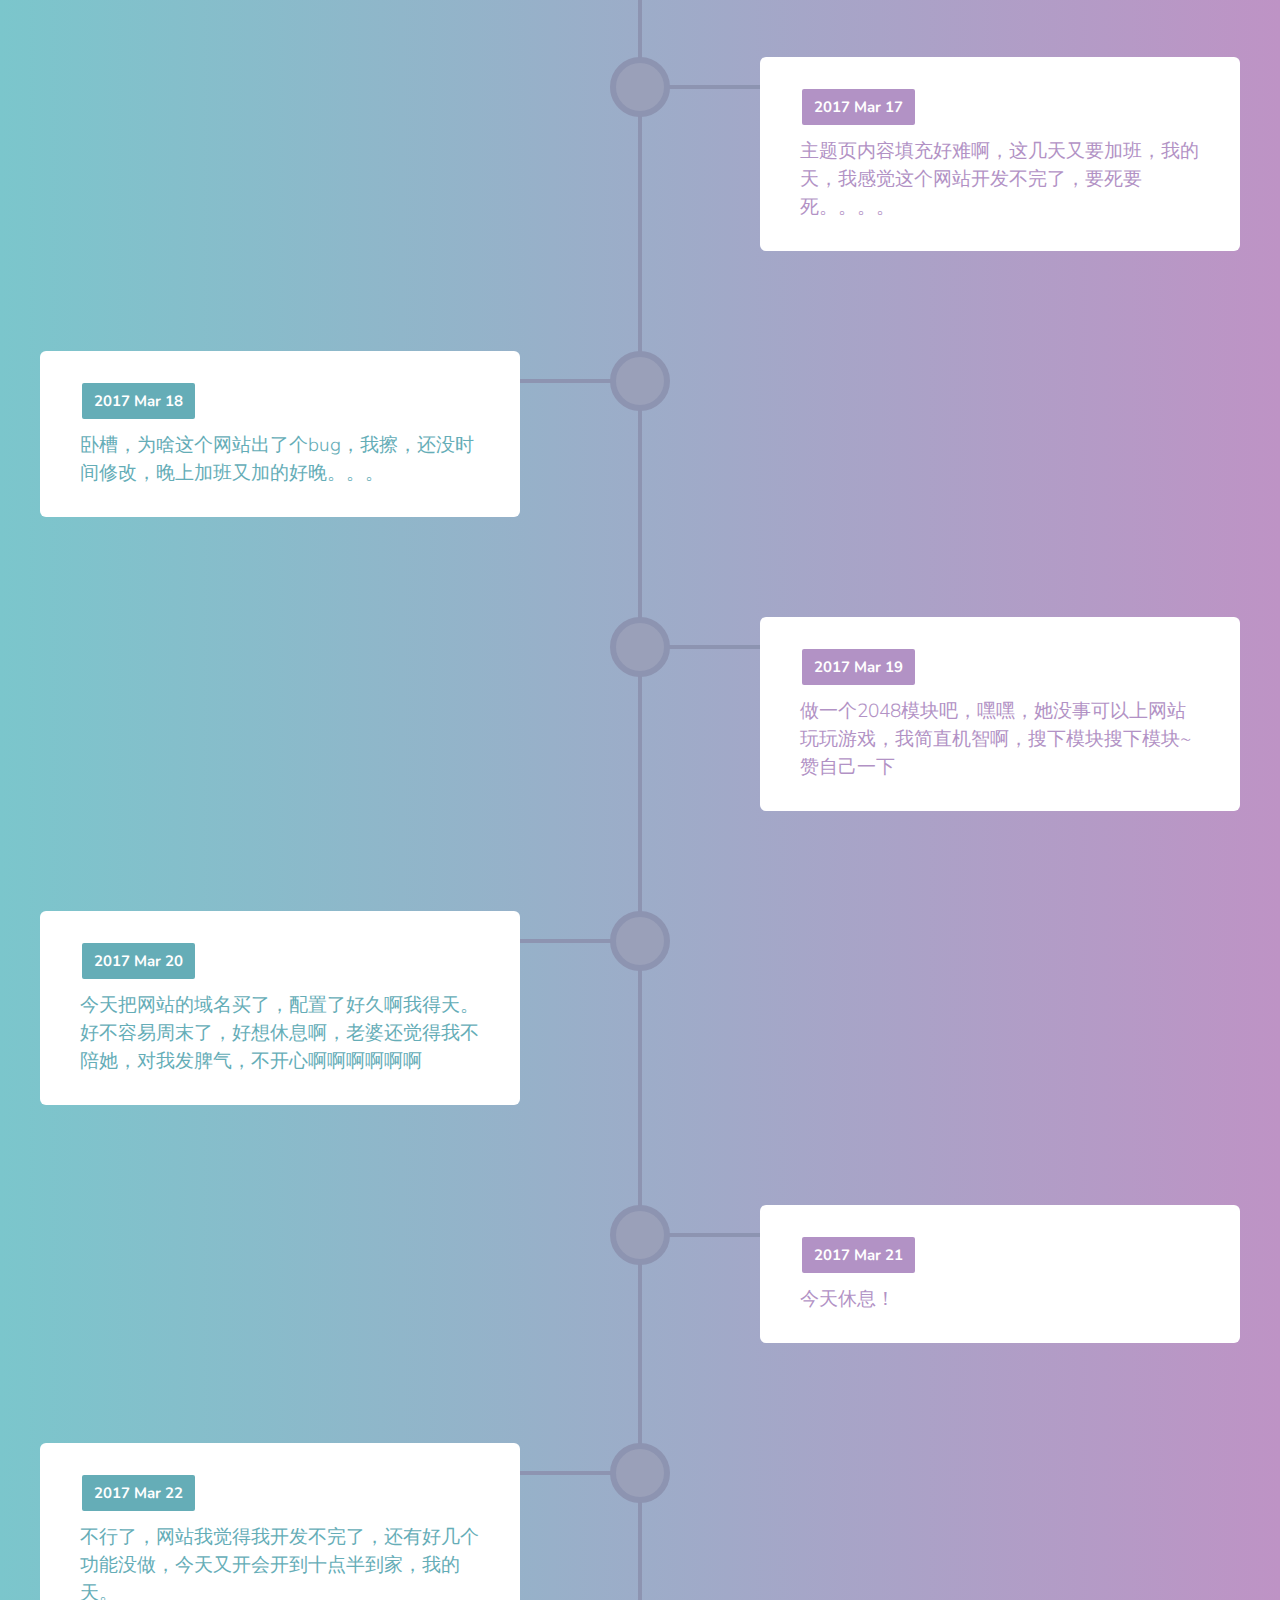
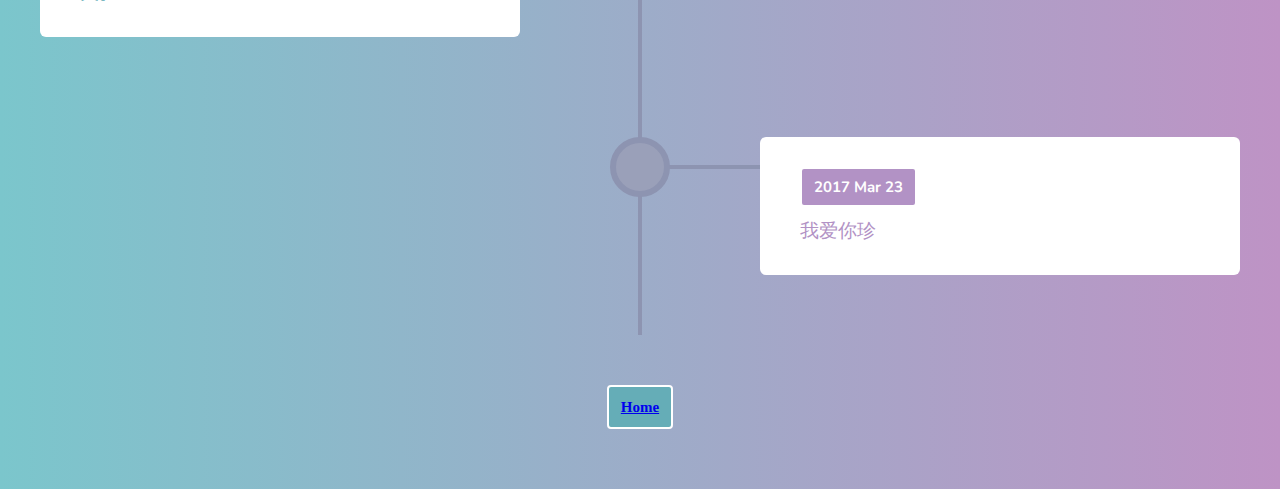
<file: timeline.html>
﻿<!doctype html>
<html>
<head>
<meta charset="utf-8">

		
<title>cherish & hsirehc</title>


<script src="timeline/js/jquery.min.js"></script>

<style>
@import url('https://fonts.googleapis.com/css?family=Nunito:300,400,700');

/* _variables.css */

/* _mixins.css */

/* _global.css */
* {
  box-sizing: border-box;
}

body {
  font-family: 'Nunito', sans-serif;
  background: -webkit-linear-gradient(right, #000 , #000);
  background: linear-gradient(to left, #BE93C5 , #7BC6CC);
}

img {
  max-width: 100%;
  height: auto;
}

/* _site-header.css */
.site-header {
  text-align: center;
  padding: 40px 0;

}
.site-header__title {
  font-size: 36px;
  color: #fff;
}

/* _wrapper.css */
.wrapper {
  padding-left: 18px;
  padding-right: 18px;
  max-width: 1236px;
  margin-left: auto;
  margin-right: auto;
}


/* _timeline.css */
.timeline {
  position: relative;
  margin: 30px auto;
  padding: 60px 0;

}
.timeline::before {
  content: "";
  position: absolute;
  top: 0;
  left: 10%;
  width: 4px;
  height: 100%;
  background-color: #8d94b1;
}
@media (min-width: 800px){
  .timeline::before{
    left: 50%;
    margin-left: -2px;
  }
}
.timeline__item {
  margin-bottom: 100px;
  position: relative;
}
.timeline__item::after{
  content: "";
  clear: both;
  display: table;
}
.timeline__item:nth-child(2n) .timeline__item__content {
  float: right;
}
.timeline__item:nth-child(2n) .timeline__item__content::before {
  content: '';
  right: 40%;
}
@media (min-width: 800px){
  .timeline__item:nth-child(2n) .timeline__item__content::before{
    left: inherit;
  }
}
.timeline__item:nth-child(2n) .timeline__item__content__date {
  background-color: #b292c5;
}
.timeline__item:nth-child(2n) .timeline__item__content__description {
  color: #b292c5;
}
.timeline__item:last-child {
  margin-bottom: 0;
}
.timeline__item-bg {
  -webkit-transition: all 1s ease-out;
  transition: all 1s ease-out;
  color: #fff;
}
.timeline__item-bg:nth-child(2n) .timeline__item__station {
  background-color: #b292c5;
}
.timeline__item-bg:nth-child(2n) .timeline__item__content {
  background-color: #b292c5;
}
.timeline__item-bg:nth-child(2n) .timeline__item__content::before {
  background-color: #b292c5;
}
.timeline__item-bg:nth-child(2n) .timeline__item__content__description {
  color: #fff;
}
.timeline__item-bg .timeline__item__station {
  background-color: #65adb7;
}
.timeline__item-bg .timeline__item__content {
  background-color: #65adb7;
}
.timeline__item-bg .timeline__item__content::before {
  background-color: #65adb7;
}
.timeline__item-bg .timeline__item__content__description {
  color: #fff;
}
.timeline__item__station {
  background-color: #9aa0b9;
  width: 40px;
  height: 40px;
  position: absolute;
  border-radius: 50%;
  padding: 10px;
  top: 0;
  left: 10%;
  margin-left: -33px;
  border: 4px solid #8d94b1;
  -webkit-transition: all .3s ease-out;
  transition: all .3s ease-out;
}
@media (min-width: 800px){
  .timeline__item__station{
    left: 50%;
    margin-left: -30px;
    width: 60px;
    height: 60px;
    padding: 15px;
    border-width: 6px;
  }
}
.timeline__item__content {
  width: 80%;
  background: #fff;
  padding: 20px 30px;
  border-radius: 6px;
  float: right;
  -webkit-transition: all .3s ease-out;
  transition: all .3s ease-out;
}
@media (min-width: 800px){
  .timeline__item__content{
    width: 40%;
    float: inherit;
    padding: 30px 40px;
  }
}
.timeline__item__content::before {
  content: '';
  position: absolute;
  left: 10%;
  background: #8d94b1;
  top: 20px;
  width: 10%;
  height: 4px;
  z-index: -1;
  -webkit-transition: all .3s ease-out;
  transition: all .3s ease-out;
}
@media (min-width: 800px){
  .timeline__item__content::before{
    left: 40%;
    top: 30px;
    height: 4px;
    margin-top: -2px;
  }
}
.timeline__item__content__date {
  margin: 0;
  padding: 8px 12px;
  font-size: 15px;
  margin-bottom: 10px;
  background-color: #65adb7;
  color: #fff;
  display: inline-block;
  border-radius: 4px;
  border: 2px solid #fff;
}
.timeline__item__content__description {
  margin: 0;
  padding: 0;
  font-size: 16px;
  line-height: 24px;
  font-weight: 300;
  color: #65adb7;
}
@media (min-width: 800px){
  .timeline__item__content__description{
    font-size: 19px;
    line-height: 28px;
  }
}

/* _site-footer.css */
.site-footer {
  padding: 50px 0 200px 0;

}
.site-footer__text {
  color: #e6e6e6;
  font-size: 14px;
  text-align: center;
}
.site-footer__text__link {
  color: #8287a9;
}
</style>

</head>
<body>

<script src="timeline/js/jquery.waypoints.min.js"></script>

<header class="site-header">
  <div class="wrapper">
    <h1 class="site-header__title">开发者日记</h1>
  </div>
</header>

<section class="timeline">
  <div class="wrapper">
    <div class="timeline__item timeline__item--0">
      <div class="timeline__item__station"></div>
      <div class="timeline__item__content">
        <h2 class="timeline__item__content__date">2017 Mar. 6</h2>
        <p class="timeline__item__content__description">从今天开始，计划做一个属于我们的网站，正好最近公司让我做网站，我感觉我也能做一个给你</p>
      </div>
    </div>
    <div class="timeline__item timeline__item--1">
      <div class="timeline__item__station"></div>
      <div class="timeline__item__content">
        <h2 class="timeline__item__content__date">2017 Mar. 7</h2>
        <p class="timeline__item__content__description">哇，这个前端好艰难，我发现自己要做个网站，
		要学html，javascript和css。炸裂，先从html开始吧，然后再js，再css，怎么办，好怕赶不到524之前</p>
      </div>
    </div>
    <div class="timeline__item timeline__item--2">
      <div class="timeline__item__station"></div>
      <div class="timeline__item__content">
        <h2 class="timeline__item__content__date">2017 Mar. 8</h2>
        <p class="timeline__item__content__description">今天学CSS</p>
      </div>
    </div>
    <div class="timeline__item timeline__item--3">
      <div class="timeline__item__station"></div>
      <div class="timeline__item__content">
        <h2 class="timeline__item__content__date">2017 Mar 9</h2>
        <p class="timeline__item__content__description">CSS学的差不多了，感觉应该能学JS了，为啥前端这么困难？</p>
      </div>
    </div>
    <div class="timeline__item timeline__item--4">
      <div class="timeline__item__station"></div>
      <div class="timeline__item__content">
        <h2 class="timeline__item__content__date">2017 Mar 10</h2>
        <p class="timeline__item__content__description">总算做了一个小的页面在浏览器上看了一下吧</p>
      </div>
    </div>
    <div class="timeline__item timeline__item--5">
      <div class="timeline__item__station"></div>
      <div class="timeline__item__content">
        <h2 class="timeline__item__content__date">2017 Mar 11</h2>
        <p class="timeline__item__content__description">今天周六不想上班，明天写代码吧。。。/p>
      </div>
    </div>
    <div class="timeline__item timeline__item--6">
      <div class="timeline__item__station"></div>
      <div class="timeline__item__content">
        <h2 class="timeline__item__content__date">2017 Mar 12</h2>
        <p class="timeline__item__content__description">今天母亲节，我给我妈打电话，她居然觉得不是我主动打的。不开心，今天休息！！！！</p>
      </div>
    </div>
    <div class="timeline__item timeline__item--7">
      <div class="timeline__item__station"></div>
      <div class="timeline__item__content">
        <h2 class="timeline__item__content__date">2017 Mar 13</h2>
        <p class="timeline__item__content__description"> 周一，好累啊，今天搭建网站框架吧，我的天，时间不多了啊，感觉每天赶代码都赶不完啊。</p>
      </div>
    </div>
    <div class="timeline__item timeline__item--8">
      <div class="timeline__item__station"></div>
      <div class="timeline__item__content">
        <h2 class="timeline__item__content__date">2017 Mar 14</h2>
        <p class="timeline__item__content__description">累死了，把整个网站的主题色，框架搭好了，明天做点动态效果，这两天公司事好多，都没有和老婆聊天，哇</p>
      </div>
    </div>
    <div class="timeline__item timeline__item--9">
      <div class="timeline__item__station"></div>
      <div class="timeline__item__content">
        <h2 class="timeline__item__content__date">2017 Mar 15</h2>
        <p class="timeline__item__content__description">网上看到别人一个动态框架，感觉比我这个炫酷啊，借鉴借鉴代码，哈哈哈哈哈哈。哇，回来这么晚还要赶网站代码，好累啊</p>
      </div>
    </div>
    <div class="timeline__item timeline__item--10">
      <div class="timeline__item__station"></div>
      <div class="timeline__item__content">
        <h2 class="timeline__item__content__date">2017 Mar 16</h2>
        <p class="timeline__item__content__description"> 今天做一个时间轴，作为以后填补的开发者日记，我简直机智啊，我是天才吧？ 操，两点了！睡觉睡觉</p>
      </div>
    </div>
    <div class="timeline__item timeline__item--11">
      <div class="timeline__item__station"></div>
      <div class="timeline__item__content">
        <h2 class="timeline__item__content__date">2017 Mar 17</h2>
        <p class="timeline__item__content__description">主题页内容填充好难啊，这几天又要加班，我的天，我感觉这个网站开发不完了，要死要死。。。。</p>
      </div>
    </div>
    <div class="timeline__item timeline__item--12">
      <div class="timeline__item__station"></div>
      <div class="timeline__item__content">
        <h2 class="timeline__item__content__date">2017 Mar 18</h2>
        <p class="timeline__item__content__description">卧槽，为啥这个网站出了个bug，我擦，还没时间修改，晚上加班又加的好晚。。。</p>
      </div>
    </div>
    <div class="timeline__item timeline__item--13">
      <div class="timeline__item__station"></div>
      <div class="timeline__item__content">
        <h2 class="timeline__item__content__date">2017 Mar 19</h2>
        <p class="timeline__item__content__description">做一个2048模块吧，嘿嘿，她没事可以上网站玩玩游戏，我简直机智啊，搜下模块搜下模块~赞自己一下</p>
      </div>
    </div>
    <div class="timeline__item timeline__item--14">
      <div class="timeline__item__station"></div>
      <div class="timeline__item__content">
        <h2 class="timeline__item__content__date">2017 Mar 20</h2>
        <p class="timeline__item__content__description">今天把网站的域名买了，配置了好久啊我得天。好不容易周末了，好想休息啊，老婆还觉得我不陪她，对我发脾气，不开心啊啊啊啊啊啊</p>
      </div>
    </div>
    <div class="timeline__item timeline__item--15">
      <div class="timeline__item__station"></div>
      <div class="timeline__item__content">
        <h2 class="timeline__item__content__date">2017 Mar 21</h2>
        <p class="timeline__item__content__description">今天休息！</p>
      </div>
    </div>
    <div class="timeline__item timeline__item--16">
      <div class="timeline__item__station"></div>
      <div class="timeline__item__content">
        <h2 class="timeline__item__content__date">2017 Mar 22</h2>
        <p class="timeline__item__content__description">不行了，网站我觉得我开发不完了，还有好几个功能没做，今天又开会开到十点半到家，我的天。</p>
      </div>
    </div>
	<div class="timeline__item timeline__item--16">
      <div class="timeline__item__station"></div>
      <div class="timeline__item__content">
        <h2 class="timeline__item__content__date">2017 Mar 23</h2>
        <p class="timeline__item__content__description">我爱你珍</p>
      </div>
    </div>
  </div>
</section>

<script>
function customWayPoint(className, addClassName, customOffset) {
  var waypoints = $(className).waypoint({
    handler: function(direction) {
      if (direction == "down") {
        $(className).addClass(addClassName);
      } else {
        $(className).removeClass(addClassName);
      }
    },
    offset: customOffset
  });
}

var defaultOffset = '50%';

for (i = 0; i < 17; i++) {
  customWayPoint('.timeline__item--' + i, 'timeline__item-bg', defaultOffset);
}
</script>
<div style="text-align:center;margin:50px 0; font:normal 14px/24px 'MicroSoft YaHei';">
	<h2 class="timeline__item__content__date"><a href="index.html">Home</a></h2>
</div>

</body>
</html>
</file>
<file: assets/css/ie9.css>
/*
	Landed by HTML5 UP
	html5up.net | @ajlkn
	Free for personal and commercial use under the CCA 3.0 license (html5up.net/license)
*/

/* Loader */

	body.landing:before, body.landing:after {
		display: none !important;
	}

/* Icon */

	.icon.alt {
		color: inherit !important;
	}

	.icon.major.alt:before {
		color: #ffffff !important;
	}

/* Banner */

	#banner:after {
		background-color: rgba(23, 24, 32, 0.95);
	}

/* Footer */

	#footer .icons .icon.alt:before {
		color: #ffffff !important;
	}
</file>
<file: assets/css/ie8.css>
/*
	Landed by HTML5 UP
	html5up.net | @ajlkn
	Free for personal and commercial use under the CCA 3.0 license (html5up.net/license)
*/

/* Basic */

	body {
		color: #ffffff;
	}

	body, html, #page-wrapper {
		height: 100%;
	}

	blockquote {
		border-left: solid 4px #606067;
	}

	code {
		background: #32333b;
	}

	hr {
		border-bottom: solid 1px #606067;
	}

/* Icon */

	.icon.major {
		-ms-behavior: url("assets/js/ie/PIE.htc");
	}

/* Image */

	.image {
		position: relative;
		-ms-behavior: url("assets/js/ie/PIE.htc");
	}

		.image:before {
			display: none;
		}

		.image img {
			position: relative;
			-ms-behavior: url("assets/js/ie/PIE.htc");
		}

/* Form */

	input[type="text"],
	input[type="password"],
	input[type="email"],
	select,
	textarea {
		position: relative;
		-ms-behavior: url("assets/js/ie/PIE.htc");
	}

		input[type="text"]:focus,
		input[type="password"]:focus,
		input[type="email"]:focus,
		select:focus,
		textarea:focus {
			-ms-behavior: url("assets/js/ie/PIE.htc");
		}

	input[type="text"],
	input[type="password"],
	input[type="email"] {
		line-height: 3em;
	}

	input[type="checkbox"],
	input[type="radio"] {
		font-size: 3em;
	}

		input[type="checkbox"] + label:before,
		input[type="radio"] + label:before {
			display: none;
		}

/* Table */

	table tbody tr {
		border: solid 1px #606067;
	}

	table thead {
		border-bottom: solid 1px #606067;
	}

	table tfoot {
		border-top: solid 1px #606067;
	}

	table.alt tbody tr td {
		border: solid 1px #606067;
	}

/* Button */

	input[type="submit"],
	input[type="reset"],
	input[type="button"],
	.button {
		border: solid 1px #ffffff !important;
	}

		input[type="submit"].special,
		input[type="reset"].special,
		input[type="button"].special,
		.button.special {
			border: 0 !important;
		}

/* Goto Next */

	.goto-next {
		display: none;
	}

/* Spotlight */

	.spotlight {
		height: 100%;
	}

		.spotlight .content {
			background: #272833;
		}

/* Wrapper */

	.wrapper.style2 input[type="text"]:focus,
	.wrapper.style2 input[type="password"]:focus,
	.wrapper.style2 input[type="email"]:focus,
	.wrapper.style2 select:focus,
	.wrapper.style2 textarea:focus {
		border-color: #ffffff;
	}

	.wrapper.style2 input[type="submit"].special:hover, .wrapper.style2 input[type="submit"].special:active,
	.wrapper.style2 input[type="reset"].special:hover,
	.wrapper.style2 input[type="reset"].special:active,
	.wrapper.style2 input[type="button"].special:hover,
	.wrapper.style2 input[type="button"].special:active,
	.wrapper.style2 .button.special:hover,
	.wrapper.style2 .button.special:active {
		color: #e44c65 !important;
	}

/* Dropotron */

	.dropotron {
		background: #272833;
		box-shadow: none !important;
		-ms-behavior: url("assets/js/ie/PIE.htc");
	}

		.dropotron > li a, .dropotron > li span {
			color: #ffffff !important;
		}

		.dropotron.level-0 {
			margin-top: 0;
		}

			.dropotron.level-0:before {
				display: none;
			}

/* Header */

	#header {
		background: #272833;
	}

/* Banner */

	#banner {
		height: 100%;
	}

		#banner:before {
			height: 100%;
		}

		#banner:after {
			background-image: url("images/ie/banner-overlay.png");
		}
</file>
<file: assets/css/main.css>
@import url("font-awesome.min.css");
@import url("https://fonts.googleapis.com/css?family=Roboto:100,300,100italic,300italic");

/*
	Landed by HTML5 UP
	html5up.net | @ajlkn
	Free for personal and commercial use under the CCA 3.0 license (html5up.net/license)
*/

/* Reset */

	html, body, div, span, applet, object, iframe, h1, h2, h3, h4, h5, h6, p, blockquote, pre, a, abbr, acronym, address, big, cite, code, del, dfn, em, img, ins, kbd, q, s, samp, small, strike, strong, sub, sup, tt, var, b, u, i, center, dl, dt, dd, ol, ul, li, fieldset, form, label, legend, table, caption, tbody, tfoot, thead, tr, th, td, article, aside, canvas, details, embed, figure, figcaption, footer, header, hgroup, menu, nav, output, ruby, section, summary, time, mark, audio, video {
		margin: 0;
		padding: 0;
		border: 0;
		font-size: 100%;
		font: inherit;
		vertical-align: baseline;
	}

	article, aside, details, figcaption, figure, footer, header, hgroup, menu, nav, section {
		display: block;
	}

	body {
		line-height: 1;
	}

	ol, ul {
		list-style: none;
	}

	blockquote, q {
		quotes: none;
	}

	blockquote:before, blockquote:after, q:before, q:after {
		content: '';
		content: none;
	}

	table {
		border-collapse: collapse;
		border-spacing: 0;
	}

	body {
		-webkit-text-size-adjust: none;
	}

/* Box Model */

	*, *:before, *:after {
		-moz-box-sizing: border-box;
		-webkit-box-sizing: border-box;
		box-sizing: border-box;
	}

/* Containers */

	.container {
		margin-left: auto;
		margin-right: auto;
	}

	.container.\31 25\25 {
		width: 100%;
		max-width: 87.5em;
		min-width: 70em;
	}

	.container.\37 5\25 {
		width: 52.5em;
	}

	.container.\35 0\25 {
		width: 35em;
	}

	.container.\32 5\25 {
		width: 17.5em;
	}

	.container {
		width: 70em;
	}

	@media screen and (max-width: 1680px) {

		.container.\31 25\25 {
			width: 100%;
			max-width: 87.5em;
			min-width: 70em;
		}

		.container.\37 5\25 {
			width: 52.5em;
		}

		.container.\35 0\25 {
			width: 35em;
		}

		.container.\32 5\25 {
			width: 17.5em;
		}

		.container {
			width: 70em;
		}

	}

	@media screen and (max-width: 1280px) {

		.container.\31 25\25 {
			width: 100%;
			max-width: 112.5%;
			min-width: 90%;
		}

		.container.\37 5\25 {
			width: 67.5%;
		}

		.container.\35 0\25 {
			width: 45%;
		}

		.container.\32 5\25 {
			width: 22.5%;
		}

		.container {
			width: 90%;
		}

	}

	@media screen and (max-width: 980px) {

		.container.\31 25\25 {
			width: 100%;
			max-width: 125%;
			min-width: 100%;
		}

		.container.\37 5\25 {
			width: 75%;
		}

		.container.\35 0\25 {
			width: 50%;
		}

		.container.\32 5\25 {
			width: 25%;
		}

		.container {
			width: 100% !important;
		}

	}

	@media screen and (max-width: 736px) {

		.container.\31 25\25 {
			width: 100%;
			max-width: 125%;
			min-width: 100%;
		}

		.container.\37 5\25 {
			width: 75%;
		}

		.container.\35 0\25 {
			width: 50%;
		}

		.container.\32 5\25 {
			width: 25%;
		}

		.container {
			width: 100% !important;
		}

	}

	@media screen and (max-width: 480px) {

		.container.\31 25\25 {
			width: 100%;
			max-width: 125%;
			min-width: 100%;
		}

		.container.\37 5\25 {
			width: 75%;
		}

		.container.\35 0\25 {
			width: 50%;
		}

		.container.\32 5\25 {
			width: 25%;
		}

		.container {
			width: 100% !important;
		}

	}

/* Grid */

	.row {
		border-bottom: solid 1px transparent;
		-moz-box-sizing: border-box;
		-webkit-box-sizing: border-box;
		box-sizing: border-box;
	}

	.row > * {
		float: left;
		-moz-box-sizing: border-box;
		-webkit-box-sizing: border-box;
		box-sizing: border-box;
	}

	.row:after, .row:before {
		content: '';
		display: block;
		clear: both;
		height: 0;
	}

	.row.uniform > * > :first-child {
		margin-top: 0;
	}

	.row.uniform > * > :last-child {
		margin-bottom: 0;
	}

	.row.\30 \25 > * {
		padding: 0 0 0 0em;
	}

	.row.\30 \25 {
		margin: 0 0 -1px 0em;
	}

	.row.uniform.\30 \25 > * {
		padding: 0em 0 0 0em;
	}

	.row.uniform.\30 \25 {
		margin: 0em 0 -1px 0em;
	}

	.row > * {
		padding: 0 0 0 2.5em;
	}

	.row {
		margin: 0 0 -1px -2.5em;
	}

	.row.uniform > * {
		padding: 2.5em 0 0 2.5em;
	}

	.row.uniform {
		margin: -2.5em 0 -1px -2.5em;
	}

	.row.\32 00\25 > * {
		padding: 0 0 0 5em;
	}

	.row.\32 00\25 {
		margin: 0 0 -1px -5em;
	}

	.row.uniform.\32 00\25 > * {
		padding: 5em 0 0 5em;
	}

	.row.uniform.\32 00\25 {
		margin: -5em 0 -1px -5em;
	}

	.row.\31 50\25 > * {
		padding: 0 0 0 3.75em;
	}

	.row.\31 50\25 {
		margin: 0 0 -1px -3.75em;
	}

	.row.uniform.\31 50\25 > * {
		padding: 3.75em 0 0 3.75em;
	}

	.row.uniform.\31 50\25 {
		margin: -3.75em 0 -1px -3.75em;
	}

	.row.\35 0\25 > * {
		padding: 0 0 0 1.25em;
	}

	.row.\35 0\25 {
		margin: 0 0 -1px -1.25em;
	}

	.row.uniform.\35 0\25 > * {
		padding: 1.25em 0 0 1.25em;
	}

	.row.uniform.\35 0\25 {
		margin: -1.25em 0 -1px -1.25em;
	}

	.row.\32 5\25 > * {
		padding: 0 0 0 0.625em;
	}

	.row.\32 5\25 {
		margin: 0 0 -1px -0.625em;
	}

	.row.uniform.\32 5\25 > * {
		padding: 0.625em 0 0 0.625em;
	}

	.row.uniform.\32 5\25 {
		margin: -0.625em 0 -1px -0.625em;
	}

	.\31 2u, .\31 2u\24 {
		width: 100%;
		clear: none;
		margin-left: 0;
	}

	.\31 1u, .\31 1u\24 {
		width: 91.6666666667%;
		clear: none;
		margin-left: 0;
	}

	.\31 0u, .\31 0u\24 {
		width: 83.3333333333%;
		clear: none;
		margin-left: 0;
	}

	.\39 u, .\39 u\24 {
		width: 75%;
		clear: none;
		margin-left: 0;
	}

	.\38 u, .\38 u\24 {
		width: 66.6666666667%;
		clear: none;
		margin-left: 0;
	}

	.\37 u, .\37 u\24 {
		width: 58.3333333333%;
		clear: none;
		margin-left: 0;
	}

	.\36 u, .\36 u\24 {
		width: 50%;
		clear: none;
		margin-left: 0;
	}

	.\35 u, .\35 u\24 {
		width: 41.6666666667%;
		clear: none;
		margin-left: 0;
	}

	.\34 u, .\34 u\24 {
		width: 33.3333333333%;
		clear: none;
		margin-left: 0;
	}

	.\33 u, .\33 u\24 {
		width: 25%;
		clear: none;
		margin-left: 0;
	}

	.\32 u, .\32 u\24 {
		width: 16.6666666667%;
		clear: none;
		margin-left: 0;
	}

	.\31 u, .\31 u\24 {
		width: 8.3333333333%;
		clear: none;
		margin-left: 0;
	}

	.\31 2u\24 + *,
	.\31 1u\24 + *,
	.\31 0u\24 + *,
	.\39 u\24 + *,
	.\38 u\24 + *,
	.\37 u\24 + *,
	.\36 u\24 + *,
	.\35 u\24 + *,
	.\34 u\24 + *,
	.\33 u\24 + *,
	.\32 u\24 + *,
	.\31 u\24 + * {
		clear: left;
	}

	.\-11u {
		margin-left: 91.66667%;
	}

	.\-10u {
		margin-left: 83.33333%;
	}

	.\-9u {
		margin-left: 75%;
	}

	.\-8u {
		margin-left: 66.66667%;
	}

	.\-7u {
		margin-left: 58.33333%;
	}

	.\-6u {
		margin-left: 50%;
	}

	.\-5u {
		margin-left: 41.66667%;
	}

	.\-4u {
		margin-left: 33.33333%;
	}

	.\-3u {
		margin-left: 25%;
	}

	.\-2u {
		margin-left: 16.66667%;
	}

	.\-1u {
		margin-left: 8.33333%;
	}

	@media screen and (max-width: 1680px) {

		.row > * {
			padding: 0 0 0 2.5em;
		}

		.row {
			margin: 0 0 -1px -2.5em;
		}

		.row.uniform > * {
			padding: 2.5em 0 0 2.5em;
		}

		.row.uniform {
			margin: -2.5em 0 -1px -2.5em;
		}

		.row.\32 00\25 > * {
			padding: 0 0 0 5em;
		}

		.row.\32 00\25 {
			margin: 0 0 -1px -5em;
		}

		.row.uniform.\32 00\25 > * {
			padding: 5em 0 0 5em;
		}

		.row.uniform.\32 00\25 {
			margin: -5em 0 -1px -5em;
		}

		.row.\31 50\25 > * {
			padding: 0 0 0 3.75em;
		}

		.row.\31 50\25 {
			margin: 0 0 -1px -3.75em;
		}

		.row.uniform.\31 50\25 > * {
			padding: 3.75em 0 0 3.75em;
		}

		.row.uniform.\31 50\25 {
			margin: -3.75em 0 -1px -3.75em;
		}

		.row.\35 0\25 > * {
			padding: 0 0 0 1.25em;
		}

		.row.\35 0\25 {
			margin: 0 0 -1px -1.25em;
		}

		.row.uniform.\35 0\25 > * {
			padding: 1.25em 0 0 1.25em;
		}

		.row.uniform.\35 0\25 {
			margin: -1.25em 0 -1px -1.25em;
		}

		.row.\32 5\25 > * {
			padding: 0 0 0 0.625em;
		}

		.row.\32 5\25 {
			margin: 0 0 -1px -0.625em;
		}

		.row.uniform.\32 5\25 > * {
			padding: 0.625em 0 0 0.625em;
		}

		.row.uniform.\32 5\25 {
			margin: -0.625em 0 -1px -0.625em;
		}

		.\31 2u\28xlarge\29, .\31 2u\24\28xlarge\29 {
			width: 100%;
			clear: none;
			margin-left: 0;
		}

		.\31 1u\28xlarge\29, .\31 1u\24\28xlarge\29 {
			width: 91.6666666667%;
			clear: none;
			margin-left: 0;
		}

		.\31 0u\28xlarge\29, .\31 0u\24\28xlarge\29 {
			width: 83.3333333333%;
			clear: none;
			margin-left: 0;
		}

		.\39 u\28xlarge\29, .\39 u\24\28xlarge\29 {
			width: 75%;
			clear: none;
			margin-left: 0;
		}

		.\38 u\28xlarge\29, .\38 u\24\28xlarge\29 {
			width: 66.6666666667%;
			clear: none;
			margin-left: 0;
		}

		.\37 u\28xlarge\29, .\37 u\24\28xlarge\29 {
			width: 58.3333333333%;
			clear: none;
			margin-left: 0;
		}

		.\36 u\28xlarge\29, .\36 u\24\28xlarge\29 {
			width: 50%;
			clear: none;
			margin-left: 0;
		}

		.\35 u\28xlarge\29, .\35 u\24\28xlarge\29 {
			width: 41.6666666667%;
			clear: none;
			margin-left: 0;
		}

		.\34 u\28xlarge\29, .\34 u\24\28xlarge\29 {
			width: 33.3333333333%;
			clear: none;
			margin-left: 0;
		}

		.\33 u\28xlarge\29, .\33 u\24\28xlarge\29 {
			width: 25%;
			clear: none;
			margin-left: 0;
		}

		.\32 u\28xlarge\29, .\32 u\24\28xlarge\29 {
			width: 16.6666666667%;
			clear: none;
			margin-left: 0;
		}

		.\31 u\28xlarge\29, .\31 u\24\28xlarge\29 {
			width: 8.3333333333%;
			clear: none;
			margin-left: 0;
		}

		.\31 2u\24\28xlarge\29 + *,
		.\31 1u\24\28xlarge\29 + *,
		.\31 0u\24\28xlarge\29 + *,
		.\39 u\24\28xlarge\29 + *,
		.\38 u\24\28xlarge\29 + *,
		.\37 u\24\28xlarge\29 + *,
		.\36 u\24\28xlarge\29 + *,
		.\35 u\24\28xlarge\29 + *,
		.\34 u\24\28xlarge\29 + *,
		.\33 u\24\28xlarge\29 + *,
		.\32 u\24\28xlarge\29 + *,
		.\31 u\24\28xlarge\29 + * {
			clear: left;
		}

		.\-11u\28xlarge\29 {
			margin-left: 91.66667%;
		}

		.\-10u\28xlarge\29 {
			margin-left: 83.33333%;
		}

		.\-9u\28xlarge\29 {
			margin-left: 75%;
		}

		.\-8u\28xlarge\29 {
			margin-left: 66.66667%;
		}

		.\-7u\28xlarge\29 {
			margin-left: 58.33333%;
		}

		.\-6u\28xlarge\29 {
			margin-left: 50%;
		}

		.\-5u\28xlarge\29 {
			margin-left: 41.66667%;
		}

		.\-4u\28xlarge\29 {
			margin-left: 33.33333%;
		}

		.\-3u\28xlarge\29 {
			margin-left: 25%;
		}

		.\-2u\28xlarge\29 {
			margin-left: 16.66667%;
		}

		.\-1u\28xlarge\29 {
			margin-left: 8.33333%;
		}

	}

	@media screen and (max-width: 1280px) {

		.row > * {
			padding: 0 0 0 2.5em;
		}

		.row {
			margin: 0 0 -1px -2.5em;
		}

		.row.uniform > * {
			padding: 2.5em 0 0 2.5em;
		}

		.row.uniform {
			margin: -2.5em 0 -1px -2.5em;
		}

		.row.\32 00\25 > * {
			padding: 0 0 0 5em;
		}

		.row.\32 00\25 {
			margin: 0 0 -1px -5em;
		}

		.row.uniform.\32 00\25 > * {
			padding: 5em 0 0 5em;
		}

		.row.uniform.\32 00\25 {
			margin: -5em 0 -1px -5em;
		}

		.row.\31 50\25 > * {
			padding: 0 0 0 3.75em;
		}

		.row.\31 50\25 {
			margin: 0 0 -1px -3.75em;
		}

		.row.uniform.\31 50\25 > * {
			padding: 3.75em 0 0 3.75em;
		}

		.row.uniform.\31 50\25 {
			margin: -3.75em 0 -1px -3.75em;
		}

		.row.\35 0\25 > * {
			padding: 0 0 0 1.25em;
		}

		.row.\35 0\25 {
			margin: 0 0 -1px -1.25em;
		}

		.row.uniform.\35 0\25 > * {
			padding: 1.25em 0 0 1.25em;
		}

		.row.uniform.\35 0\25 {
			margin: -1.25em 0 -1px -1.25em;
		}

		.row.\32 5\25 > * {
			padding: 0 0 0 0.625em;
		}

		.row.\32 5\25 {
			margin: 0 0 -1px -0.625em;
		}

		.row.uniform.\32 5\25 > * {
			padding: 0.625em 0 0 0.625em;
		}

		.row.uniform.\32 5\25 {
			margin: -0.625em 0 -1px -0.625em;
		}

		.\31 2u\28large\29, .\31 2u\24\28large\29 {
			width: 100%;
			clear: none;
			margin-left: 0;
		}

		.\31 1u\28large\29, .\31 1u\24\28large\29 {
			width: 91.6666666667%;
			clear: none;
			margin-left: 0;
		}

		.\31 0u\28large\29, .\31 0u\24\28large\29 {
			width: 83.3333333333%;
			clear: none;
			margin-left: 0;
		}

		.\39 u\28large\29, .\39 u\24\28large\29 {
			width: 75%;
			clear: none;
			margin-left: 0;
		}

		.\38 u\28large\29, .\38 u\24\28large\29 {
			width: 66.6666666667%;
			clear: none;
			margin-left: 0;
		}

		.\37 u\28large\29, .\37 u\24\28large\29 {
			width: 58.3333333333%;
			clear: none;
			margin-left: 0;
		}

		.\36 u\28large\29, .\36 u\24\28large\29 {
			width: 50%;
			clear: none;
			margin-left: 0;
		}

		.\35 u\28large\29, .\35 u\24\28large\29 {
			width: 41.6666666667%;
			clear: none;
			margin-left: 0;
		}

		.\34 u\28large\29, .\34 u\24\28large\29 {
			width: 33.3333333333%;
			clear: none;
			margin-left: 0;
		}

		.\33 u\28large\29, .\33 u\24\28large\29 {
			width: 25%;
			clear: none;
			margin-left: 0;
		}

		.\32 u\28large\29, .\32 u\24\28large\29 {
			width: 16.6666666667%;
			clear: none;
			margin-left: 0;
		}

		.\31 u\28large\29, .\31 u\24\28large\29 {
			width: 8.3333333333%;
			clear: none;
			margin-left: 0;
		}

		.\31 2u\24\28large\29 + *,
		.\31 1u\24\28large\29 + *,
		.\31 0u\24\28large\29 + *,
		.\39 u\24\28large\29 + *,
		.\38 u\24\28large\29 + *,
		.\37 u\24\28large\29 + *,
		.\36 u\24\28large\29 + *,
		.\35 u\24\28large\29 + *,
		.\34 u\24\28large\29 + *,
		.\33 u\24\28large\29 + *,
		.\32 u\24\28large\29 + *,
		.\31 u\24\28large\29 + * {
			clear: left;
		}

		.\-11u\28large\29 {
			margin-left: 91.66667%;
		}

		.\-10u\28large\29 {
			margin-left: 83.33333%;
		}

		.\-9u\28large\29 {
			margin-left: 75%;
		}

		.\-8u\28large\29 {
			margin-left: 66.66667%;
		}

		.\-7u\28large\29 {
			margin-left: 58.33333%;
		}

		.\-6u\28large\29 {
			margin-left: 50%;
		}

		.\-5u\28large\29 {
			margin-left: 41.66667%;
		}

		.\-4u\28large\29 {
			margin-left: 33.33333%;
		}

		.\-3u\28large\29 {
			margin-left: 25%;
		}

		.\-2u\28large\29 {
			margin-left: 16.66667%;
		}

		.\-1u\28large\29 {
			margin-left: 8.33333%;
		}

	}

	@media screen and (max-width: 980px) {

		.row > * {
			padding: 0 0 0 2.5em;
		}

		.row {
			margin: 0 0 -1px -2.5em;
		}

		.row.uniform > * {
			padding: 2.5em 0 0 2.5em;
		}

		.row.uniform {
			margin: -2.5em 0 -1px -2.5em;
		}

		.row.\32 00\25 > * {
			padding: 0 0 0 5em;
		}

		.row.\32 00\25 {
			margin: 0 0 -1px -5em;
		}

		.row.uniform.\32 00\25 > * {
			padding: 5em 0 0 5em;
		}

		.row.uniform.\32 00\25 {
			margin: -5em 0 -1px -5em;
		}

		.row.\31 50\25 > * {
			padding: 0 0 0 3.75em;
		}

		.row.\31 50\25 {
			margin: 0 0 -1px -3.75em;
		}

		.row.uniform.\31 50\25 > * {
			padding: 3.75em 0 0 3.75em;
		}

		.row.uniform.\31 50\25 {
			margin: -3.75em 0 -1px -3.75em;
		}

		.row.\35 0\25 > * {
			padding: 0 0 0 1.25em;
		}

		.row.\35 0\25 {
			margin: 0 0 -1px -1.25em;
		}

		.row.uniform.\35 0\25 > * {
			padding: 1.25em 0 0 1.25em;
		}

		.row.uniform.\35 0\25 {
			margin: -1.25em 0 -1px -1.25em;
		}

		.row.\32 5\25 > * {
			padding: 0 0 0 0.625em;
		}

		.row.\32 5\25 {
			margin: 0 0 -1px -0.625em;
		}

		.row.uniform.\32 5\25 > * {
			padding: 0.625em 0 0 0.625em;
		}

		.row.uniform.\32 5\25 {
			margin: -0.625em 0 -1px -0.625em;
		}

		.\31 2u\28medium\29, .\31 2u\24\28medium\29 {
			width: 100%;
			clear: none;
			margin-left: 0;
		}

		.\31 1u\28medium\29, .\31 1u\24\28medium\29 {
			width: 91.6666666667%;
			clear: none;
			margin-left: 0;
		}

		.\31 0u\28medium\29, .\31 0u\24\28medium\29 {
			width: 83.3333333333%;
			clear: none;
			margin-left: 0;
		}

		.\39 u\28medium\29, .\39 u\24\28medium\29 {
			width: 75%;
			clear: none;
			margin-left: 0;
		}

		.\38 u\28medium\29, .\38 u\24\28medium\29 {
			width: 66.6666666667%;
			clear: none;
			margin-left: 0;
		}

		.\37 u\28medium\29, .\37 u\24\28medium\29 {
			width: 58.3333333333%;
			clear: none;
			margin-left: 0;
		}

		.\36 u\28medium\29, .\36 u\24\28medium\29 {
			width: 50%;
			clear: none;
			margin-left: 0;
		}

		.\35 u\28medium\29, .\35 u\24\28medium\29 {
			width: 41.6666666667%;
			clear: none;
			margin-left: 0;
		}

		.\34 u\28medium\29, .\34 u\24\28medium\29 {
			width: 33.3333333333%;
			clear: none;
			margin-left: 0;
		}

		.\33 u\28medium\29, .\33 u\24\28medium\29 {
			width: 25%;
			clear: none;
			margin-left: 0;
		}

		.\32 u\28medium\29, .\32 u\24\28medium\29 {
			width: 16.6666666667%;
			clear: none;
			margin-left: 0;
		}

		.\31 u\28medium\29, .\31 u\24\28medium\29 {
			width: 8.3333333333%;
			clear: none;
			margin-left: 0;
		}

		.\31 2u\24\28medium\29 + *,
		.\31 1u\24\28medium\29 + *,
		.\31 0u\24\28medium\29 + *,
		.\39 u\24\28medium\29 + *,
		.\38 u\24\28medium\29 + *,
		.\37 u\24\28medium\29 + *,
		.\36 u\24\28medium\29 + *,
		.\35 u\24\28medium\29 + *,
		.\34 u\24\28medium\29 + *,
		.\33 u\24\28medium\29 + *,
		.\32 u\24\28medium\29 + *,
		.\31 u\24\28medium\29 + * {
			clear: left;
		}

		.\-11u\28medium\29 {
			margin-left: 91.66667%;
		}

		.\-10u\28medium\29 {
			margin-left: 83.33333%;
		}

		.\-9u\28medium\29 {
			margin-left: 75%;
		}

		.\-8u\28medium\29 {
			margin-left: 66.66667%;
		}

		.\-7u\28medium\29 {
			margin-left: 58.33333%;
		}

		.\-6u\28medium\29 {
			margin-left: 50%;
		}

		.\-5u\28medium\29 {
			margin-left: 41.66667%;
		}

		.\-4u\28medium\29 {
			margin-left: 33.33333%;
		}

		.\-3u\28medium\29 {
			margin-left: 25%;
		}

		.\-2u\28medium\29 {
			margin-left: 16.66667%;
		}

		.\-1u\28medium\29 {
			margin-left: 8.33333%;
		}

	}

	@media screen and (max-width: 736px) {

		.row > * {
			padding: 0 0 0 2.5em;
		}

		.row {
			margin: 0 0 -1px -2.5em;
		}

		.row.uniform > * {
			padding: 2.5em 0 0 2.5em;
		}

		.row.uniform {
			margin: -2.5em 0 -1px -2.5em;
		}

		.row.\32 00\25 > * {
			padding: 0 0 0 5em;
		}

		.row.\32 00\25 {
			margin: 0 0 -1px -5em;
		}

		.row.uniform.\32 00\25 > * {
			padding: 5em 0 0 5em;
		}

		.row.uniform.\32 00\25 {
			margin: -5em 0 -1px -5em;
		}

		.row.\31 50\25 > * {
			padding: 0 0 0 3.75em;
		}

		.row.\31 50\25 {
			margin: 0 0 -1px -3.75em;
		}

		.row.uniform.\31 50\25 > * {
			padding: 3.75em 0 0 3.75em;
		}

		.row.uniform.\31 50\25 {
			margin: -3.75em 0 -1px -3.75em;
		}

		.row.\35 0\25 > * {
			padding: 0 0 0 1.25em;
		}

		.row.\35 0\25 {
			margin: 0 0 -1px -1.25em;
		}

		.row.uniform.\35 0\25 > * {
			padding: 1.25em 0 0 1.25em;
		}

		.row.uniform.\35 0\25 {
			margin: -1.25em 0 -1px -1.25em;
		}

		.row.\32 5\25 > * {
			padding: 0 0 0 0.625em;
		}

		.row.\32 5\25 {
			margin: 0 0 -1px -0.625em;
		}

		.row.uniform.\32 5\25 > * {
			padding: 0.625em 0 0 0.625em;
		}

		.row.uniform.\32 5\25 {
			margin: -0.625em 0 -1px -0.625em;
		}

		.\31 2u\28small\29, .\31 2u\24\28small\29 {
			width: 100%;
			clear: none;
			margin-left: 0;
		}

		.\31 1u\28small\29, .\31 1u\24\28small\29 {
			width: 91.6666666667%;
			clear: none;
			margin-left: 0;
		}

		.\31 0u\28small\29, .\31 0u\24\28small\29 {
			width: 83.3333333333%;
			clear: none;
			margin-left: 0;
		}

		.\39 u\28small\29, .\39 u\24\28small\29 {
			width: 75%;
			clear: none;
			margin-left: 0;
		}

		.\38 u\28small\29, .\38 u\24\28small\29 {
			width: 66.6666666667%;
			clear: none;
			margin-left: 0;
		}

		.\37 u\28small\29, .\37 u\24\28small\29 {
			width: 58.3333333333%;
			clear: none;
			margin-left: 0;
		}

		.\36 u\28small\29, .\36 u\24\28small\29 {
			width: 50%;
			clear: none;
			margin-left: 0;
		}

		.\35 u\28small\29, .\35 u\24\28small\29 {
			width: 41.6666666667%;
			clear: none;
			margin-left: 0;
		}

		.\34 u\28small\29, .\34 u\24\28small\29 {
			width: 33.3333333333%;
			clear: none;
			margin-left: 0;
		}

		.\33 u\28small\29, .\33 u\24\28small\29 {
			width: 25%;
			clear: none;
			margin-left: 0;
		}

		.\32 u\28small\29, .\32 u\24\28small\29 {
			width: 16.6666666667%;
			clear: none;
			margin-left: 0;
		}

		.\31 u\28small\29, .\31 u\24\28small\29 {
			width: 8.3333333333%;
			clear: none;
			margin-left: 0;
		}

		.\31 2u\24\28small\29 + *,
		.\31 1u\24\28small\29 + *,
		.\31 0u\24\28small\29 + *,
		.\39 u\24\28small\29 + *,
		.\38 u\24\28small\29 + *,
		.\37 u\24\28small\29 + *,
		.\36 u\24\28small\29 + *,
		.\35 u\24\28small\29 + *,
		.\34 u\24\28small\29 + *,
		.\33 u\24\28small\29 + *,
		.\32 u\24\28small\29 + *,
		.\31 u\24\28small\29 + * {
			clear: left;
		}

		.\-11u\28small\29 {
			margin-left: 91.66667%;
		}

		.\-10u\28small\29 {
			margin-left: 83.33333%;
		}

		.\-9u\28small\29 {
			margin-left: 75%;
		}

		.\-8u\28small\29 {
			margin-left: 66.66667%;
		}

		.\-7u\28small\29 {
			margin-left: 58.33333%;
		}

		.\-6u\28small\29 {
			margin-left: 50%;
		}

		.\-5u\28small\29 {
			margin-left: 41.66667%;
		}

		.\-4u\28small\29 {
			margin-left: 33.33333%;
		}

		.\-3u\28small\29 {
			margin-left: 25%;
		}

		.\-2u\28small\29 {
			margin-left: 16.66667%;
		}

		.\-1u\28small\29 {
			margin-left: 8.33333%;
		}

	}

	@media screen and (max-width: 480px) {

		.row > * {
			padding: 0 0 0 2.5em;
		}

		.row {
			margin: 0 0 -1px -2.5em;
		}

		.row.uniform > * {
			padding: 2.5em 0 0 2.5em;
		}

		.row.uniform {
			margin: -2.5em 0 -1px -2.5em;
		}

		.row.\32 00\25 > * {
			padding: 0 0 0 5em;
		}

		.row.\32 00\25 {
			margin: 0 0 -1px -5em;
		}

		.row.uniform.\32 00\25 > * {
			padding: 5em 0 0 5em;
		}

		.row.uniform.\32 00\25 {
			margin: -5em 0 -1px -5em;
		}

		.row.\31 50\25 > * {
			padding: 0 0 0 3.75em;
		}

		.row.\31 50\25 {
			margin: 0 0 -1px -3.75em;
		}

		.row.uniform.\31 50\25 > * {
			padding: 3.75em 0 0 3.75em;
		}

		.row.uniform.\31 50\25 {
			margin: -3.75em 0 -1px -3.75em;
		}

		.row.\35 0\25 > * {
			padding: 0 0 0 1.25em;
		}

		.row.\35 0\25 {
			margin: 0 0 -1px -1.25em;
		}

		.row.uniform.\35 0\25 > * {
			padding: 1.25em 0 0 1.25em;
		}

		.row.uniform.\35 0\25 {
			margin: -1.25em 0 -1px -1.25em;
		}

		.row.\32 5\25 > * {
			padding: 0 0 0 0.625em;
		}

		.row.\32 5\25 {
			margin: 0 0 -1px -0.625em;
		}

		.row.uniform.\32 5\25 > * {
			padding: 0.625em 0 0 0.625em;
		}

		.row.uniform.\32 5\25 {
			margin: -0.625em 0 -1px -0.625em;
		}

		.\31 2u\28xsmall\29, .\31 2u\24\28xsmall\29 {
			width: 100%;
			clear: none;
			margin-left: 0;
		}

		.\31 1u\28xsmall\29, .\31 1u\24\28xsmall\29 {
			width: 91.6666666667%;
			clear: none;
			margin-left: 0;
		}

		.\31 0u\28xsmall\29, .\31 0u\24\28xsmall\29 {
			width: 83.3333333333%;
			clear: none;
			margin-left: 0;
		}

		.\39 u\28xsmall\29, .\39 u\24\28xsmall\29 {
			width: 75%;
			clear: none;
			margin-left: 0;
		}

		.\38 u\28xsmall\29, .\38 u\24\28xsmall\29 {
			width: 66.6666666667%;
			clear: none;
			margin-left: 0;
		}

		.\37 u\28xsmall\29, .\37 u\24\28xsmall\29 {
			width: 58.3333333333%;
			clear: none;
			margin-left: 0;
		}

		.\36 u\28xsmall\29, .\36 u\24\28xsmall\29 {
			width: 50%;
			clear: none;
			margin-left: 0;
		}

		.\35 u\28xsmall\29, .\35 u\24\28xsmall\29 {
			width: 41.6666666667%;
			clear: none;
			margin-left: 0;
		}

		.\34 u\28xsmall\29, .\34 u\24\28xsmall\29 {
			width: 33.3333333333%;
			clear: none;
			margin-left: 0;
		}

		.\33 u\28xsmall\29, .\33 u\24\28xsmall\29 {
			width: 25%;
			clear: none;
			margin-left: 0;
		}

		.\32 u\28xsmall\29, .\32 u\24\28xsmall\29 {
			width: 16.6666666667%;
			clear: none;
			margin-left: 0;
		}

		.\31 u\28xsmall\29, .\31 u\24\28xsmall\29 {
			width: 8.3333333333%;
			clear: none;
			margin-left: 0;
		}

		.\31 2u\24\28xsmall\29 + *,
		.\31 1u\24\28xsmall\29 + *,
		.\31 0u\24\28xsmall\29 + *,
		.\39 u\24\28xsmall\29 + *,
		.\38 u\24\28xsmall\29 + *,
		.\37 u\24\28xsmall\29 + *,
		.\36 u\24\28xsmall\29 + *,
		.\35 u\24\28xsmall\29 + *,
		.\34 u\24\28xsmall\29 + *,
		.\33 u\24\28xsmall\29 + *,
		.\32 u\24\28xsmall\29 + *,
		.\31 u\24\28xsmall\29 + * {
			clear: left;
		}

		.\-11u\28xsmall\29 {
			margin-left: 91.66667%;
		}

		.\-10u\28xsmall\29 {
			margin-left: 83.33333%;
		}

		.\-9u\28xsmall\29 {
			margin-left: 75%;
		}

		.\-8u\28xsmall\29 {
			margin-left: 66.66667%;
		}

		.\-7u\28xsmall\29 {
			margin-left: 58.33333%;
		}

		.\-6u\28xsmall\29 {
			margin-left: 50%;
		}

		.\-5u\28xsmall\29 {
			margin-left: 41.66667%;
		}

		.\-4u\28xsmall\29 {
			margin-left: 33.33333%;
		}

		.\-3u\28xsmall\29 {
			margin-left: 25%;
		}

		.\-2u\28xsmall\29 {
			margin-left: 16.66667%;
		}

		.\-1u\28xsmall\29 {
			margin-left: 8.33333%;
		}

	}

/* Basic */

	html, body {
		background: #1c1d26;
	}

	body.is-loading *, body.is-loading *:before, body.is-loading *:after {
		-moz-animation: none !important;
		-webkit-animation: none !important;
		-ms-animation: none !important;
		animation: none !important;
		-moz-transition: none !important;
		-webkit-transition: none !important;
		-ms-transition: none !important;
		transition: none !important;
	}

	body, input, select, textarea {
		color: rgba(255, 255, 255, 0.75);
		font-family: "Roboto", Helvetica, sans-serif;
		font-size: 15pt;
		font-weight: 100;
		line-height: 1.75em;
	}

	a {
		-moz-transition: border-color 0.2s ease-in-out, color 0.2s ease-in-out;
		-webkit-transition: border-color 0.2s ease-in-out, color 0.2s ease-in-out;
		-ms-transition: border-color 0.2s ease-in-out, color 0.2s ease-in-out;
		transition: border-color 0.2s ease-in-out, color 0.2s ease-in-out;
		border-bottom: dotted 1px;
		color: #e44c65;
		text-decoration: none;
	}

		a:hover {
			color: #e44c65 !important;
			border-bottom-color: transparent;
		}

	strong, b {
		color: #ffffff;
		font-weight: 300;
	}

	em, i {
		font-style: italic;
	}

	p {
		margin: 0 0 2em 0;
	}

	h1, h2, h3, h4, h5, h6 {
		color: #ffffff;
		font-weight: 300;
		line-height: 1em;
		margin: 0 0 1em 0;
	}

		h1 a, h2 a, h3 a, h4 a, h5 a, h6 a {
			color: inherit;
			border: 0;
		}

	h2 {
		font-size: 2em;
		line-height: 1.5em;
		letter-spacing: -0.025em;
	}

	h3 {
		font-size: 1.35em;
		line-height: 1.5em;
	}

	h4 {
		font-size: 1.1em;
		line-height: 1.5em;
	}

	h5 {
		font-size: 0.9em;
		line-height: 1.5em;
	}

	h6 {
		font-size: 0.7em;
		line-height: 1.5em;
	}

	sub {
		font-size: 0.8em;
		position: relative;
		top: 0.5em;
	}

	sup {
		font-size: 0.8em;
		position: relative;
		top: -0.5em;
	}

	hr {
		border: 0;
		border-bottom: solid 1px rgba(255, 255, 255, 0.3);
		margin: 3em 0;
	}

		hr.major {
			margin: 4em 0;
		}

	blockquote {
		border-left: solid 4px rgba(255, 255, 255, 0.3);
		font-style: italic;
		margin: 0 0 2em 0;
		padding: 0.5em 0 0.5em 2em;
	}

	code {
		background: rgba(255, 255, 255, 0.075);
		border-radius: 4px;
		font-family: "Courier New", monospace;
		font-size: 0.9em;
		margin: 0 0.25em;
		padding: 0.25em 0.65em;
	}

	pre {
		-webkit-overflow-scrolling: touch;
		font-family: "Courier New", monospace;
		font-size: 0.9em;
		margin: 0 0 2em 0;
	}

		pre code {
			display: block;
			line-height: 1.75em;
			padding: 1em 1.5em;
			overflow-x: auto;
		}

	.align-left {
		text-align: left;
	}

	.align-center {
		text-align: center;
	}

	.align-right {
		text-align: right;
	}

/* Loader */

	@-moz-keyframes spinner-show {
		0% {
			opacity: 0;
		}

		100% {
			opacity: 1;
		}
	}

	@-webkit-keyframes spinner-show {
		0% {
			opacity: 0;
		}

		100% {
			opacity: 1;
		}
	}

	@-ms-keyframes spinner-show {
		0% {
			opacity: 0;
		}

		100% {
			opacity: 1;
		}
	}

	@keyframes spinner-show {
		0% {
			opacity: 0;
		}

		100% {
			opacity: 1;
		}
	}

	@-moz-keyframes spinner-hide {
		0% {
			color: rgba(255, 255, 255, 0.15);
			z-index: 100001;
			-moz-transform: scale(1) rotate(0deg);
			-webkit-transform: scale(1) rotate(0deg);
			-ms-transform: scale(1) rotate(0deg);
			transform: scale(1) rotate(0deg);
		}

		99% {
			color: #1c1d26;
			z-index: 100001;
			-moz-transform: scale(0.5) rotate(360deg);
			-webkit-transform: scale(0.5) rotate(360deg);
			-ms-transform: scale(0.5) rotate(360deg);
			transform: scale(0.5) rotate(360deg);
		}

		100% {
			color: #1c1d26;
			z-index: -1;
			-moz-transform: scale(0.5) rotate(360deg);
			-webkit-transform: scale(0.5) rotate(360deg);
			-ms-transform: scale(0.5) rotate(360deg);
			transform: scale(0.5) rotate(360deg);
		}
	}

	@-webkit-keyframes spinner-hide {
		0% {
			color: rgba(255, 255, 255, 0.15);
			z-index: 100001;
			-moz-transform: scale(1) rotate(0deg);
			-webkit-transform: scale(1) rotate(0deg);
			-ms-transform: scale(1) rotate(0deg);
			transform: scale(1) rotate(0deg);
		}

		99% {
			color: #1c1d26;
			z-index: 100001;
			-moz-transform: scale(0.5) rotate(360deg);
			-webkit-transform: scale(0.5) rotate(360deg);
			-ms-transform: scale(0.5) rotate(360deg);
			transform: scale(0.5) rotate(360deg);
		}

		100% {
			color: #1c1d26;
			z-index: -1;
			-moz-transform: scale(0.5) rotate(360deg);
			-webkit-transform: scale(0.5) rotate(360deg);
			-ms-transform: scale(0.5) rotate(360deg);
			transform: scale(0.5) rotate(360deg);
		}
	}

	@-ms-keyframes spinner-hide {
		0% {
			color: rgba(255, 255, 255, 0.15);
			z-index: 100001;
			-moz-transform: scale(1) rotate(0deg);
			-webkit-transform: scale(1) rotate(0deg);
			-ms-transform: scale(1) rotate(0deg);
			transform: scale(1) rotate(0deg);
		}

		99% {
			color: #1c1d26;
			z-index: 100001;
			-moz-transform: scale(0.5) rotate(360deg);
			-webkit-transform: scale(0.5) rotate(360deg);
			-ms-transform: scale(0.5) rotate(360deg);
			transform: scale(0.5) rotate(360deg);
		}

		100% {
			color: #1c1d26;
			z-index: -1;
			-moz-transform: scale(0.5) rotate(360deg);
			-webkit-transform: scale(0.5) rotate(360deg);
			-ms-transform: scale(0.5) rotate(360deg);
			transform: scale(0.5) rotate(360deg);
		}
	}

	@keyframes spinner-hide {
		0% {
			color: rgba(255, 255, 255, 0.15);
			z-index: 100001;
			-moz-transform: scale(1) rotate(0deg);
			-webkit-transform: scale(1) rotate(0deg);
			-ms-transform: scale(1) rotate(0deg);
			transform: scale(1) rotate(0deg);
		}

		99% {
			color: #1c1d26;
			z-index: 100001;
			-moz-transform: scale(0.5) rotate(360deg);
			-webkit-transform: scale(0.5) rotate(360deg);
			-ms-transform: scale(0.5) rotate(360deg);
			transform: scale(0.5) rotate(360deg);
		}

		100% {
			color: #1c1d26;
			z-index: -1;
			-moz-transform: scale(0.5) rotate(360deg);
			-webkit-transform: scale(0.5) rotate(360deg);
			-ms-transform: scale(0.5) rotate(360deg);
			transform: scale(0.5) rotate(360deg);
		}
	}

	@-moz-keyframes spinner-rotate {
		0% {
			-moz-transform: scale(1) rotate(0deg);
			-webkit-transform: scale(1) rotate(0deg);
			-ms-transform: scale(1) rotate(0deg);
			transform: scale(1) rotate(0deg);
		}

		100% {
			-moz-transform: scale(1) rotate(360deg);
			-webkit-transform: scale(1) rotate(360deg);
			-ms-transform: scale(1) rotate(360deg);
			transform: scale(1) rotate(360deg);
		}
	}

	@-webkit-keyframes spinner-rotate {
		0% {
			-moz-transform: scale(1) rotate(0deg);
			-webkit-transform: scale(1) rotate(0deg);
			-ms-transform: scale(1) rotate(0deg);
			transform: scale(1) rotate(0deg);
		}

		100% {
			-moz-transform: scale(1) rotate(360deg);
			-webkit-transform: scale(1) rotate(360deg);
			-ms-transform: scale(1) rotate(360deg);
			transform: scale(1) rotate(360deg);
		}
	}

	@-ms-keyframes spinner-rotate {
		0% {
			-moz-transform: scale(1) rotate(0deg);
			-webkit-transform: scale(1) rotate(0deg);
			-ms-transform: scale(1) rotate(0deg);
			transform: scale(1) rotate(0deg);
		}

		100% {
			-moz-transform: scale(1) rotate(360deg);
			-webkit-transform: scale(1) rotate(360deg);
			-ms-transform: scale(1) rotate(360deg);
			transform: scale(1) rotate(360deg);
		}
	}

	@keyframes spinner-rotate {
		0% {
			-moz-transform: scale(1) rotate(0deg);
			-webkit-transform: scale(1) rotate(0deg);
			-ms-transform: scale(1) rotate(0deg);
			transform: scale(1) rotate(0deg);
		}

		100% {
			-moz-transform: scale(1) rotate(360deg);
			-webkit-transform: scale(1) rotate(360deg);
			-ms-transform: scale(1) rotate(360deg);
			transform: scale(1) rotate(360deg);
		}
	}

	@-moz-keyframes overlay-hide {
		0% {
			opacity: 1;
			z-index: 100000;
		}

		15% {
			opacity: 1;
			z-index: 100000;
		}

		99% {
			opacity: 0;
			z-index: 100000;
		}

		100% {
			opacity: 0;
			z-index: -1;
		}
	}

	@-webkit-keyframes overlay-hide {
		0% {
			opacity: 1;
			z-index: 100000;
		}

		15% {
			opacity: 1;
			z-index: 100000;
		}

		99% {
			opacity: 0;
			z-index: 100000;
		}

		100% {
			opacity: 0;
			z-index: -1;
		}
	}

	@-ms-keyframes overlay-hide {
		0% {
			opacity: 1;
			z-index: 100000;
		}

		15% {
			opacity: 1;
			z-index: 100000;
		}

		99% {
			opacity: 0;
			z-index: 100000;
		}

		100% {
			opacity: 0;
			z-index: -1;
		}
	}

	@keyframes overlay-hide {
		0% {
			opacity: 1;
			z-index: 100000;
		}

		15% {
			opacity: 1;
			z-index: 100000;
		}

		99% {
			opacity: 0;
			z-index: 100000;
		}

		100% {
			opacity: 0;
			z-index: -1;
		}
	}

	body.landing {
		text-decoration: none;
	}

		body.landing:before {
			-moz-osx-font-smoothing: grayscale;
			-webkit-font-smoothing: antialiased;
			font-family: FontAwesome;
			font-style: normal;
			font-weight: normal;
			text-transform: none !important;
		}

		body.landing:before {
			-moz-animation: spinner-show 1.5s 1 0.25s ease forwards, spinner-hide 0.25s ease-in-out forwards !important;
			-webkit-animation: spinner-show 1.5s 1 0.25s ease forwards, spinner-hide 0.25s ease-in-out forwards !important;
			-ms-animation: spinner-show 1.5s 1 0.25s ease forwards, spinner-hide 0.25s ease-in-out forwards !important;
			animation: spinner-show 1.5s 1 0.25s ease forwards, spinner-hide 0.25s ease-in-out forwards !important;
			-moz-transform-origin: 50% 50%;
			-webkit-transform-origin: 50% 50%;
			-ms-transform-origin: 50% 50%;
			transform-origin: 50% 50%;
			color: rgba(255, 255, 255, 0.15);
			content: '\f1ce';
			cursor: default;
			display: block;
			font-size: 2em;
			height: 2em;
			left: 50%;
			line-height: 2em;
			margin: -1em 0 0 -1em;
			opacity: 0;
			position: fixed;
			text-align: center;
			top: 50%;
			width: 2em;
			z-index: -1;
		}

		body.landing:after {
			-moz-animation: overlay-hide 1.5s ease-in forwards !important;
			-webkit-animation: overlay-hide 1.5s ease-in forwards !important;
			-ms-animation: overlay-hide 1.5s ease-in forwards !important;
			animation: overlay-hide 1.5s ease-in forwards !important;
			background: #1c1d26;
			content: '';
			display: block;
			height: 100%;
			left: 0;
			opacity: 0;
			position: fixed;
			top: 0;
			width: 100%;
			z-index: -1;
		}

		body.landing.is-loading:before {
			-moz-animation: spinner-show 1.5s 1 0.25s ease forwards, spinner-rotate 0.75s infinite linear !important;
			-webkit-animation: spinner-show 1.5s 1 0.25s ease forwards, spinner-rotate 0.75s infinite linear !important;
			-ms-animation: spinner-show 1.5s 1 0.25s ease forwards, spinner-rotate 0.75s infinite linear !important;
			animation: spinner-show 1.5s 1 0.25s ease forwards, spinner-rotate 0.75s infinite linear !important;
			z-index: 100001;
		}

		body.landing.is-loading:after {
			-moz-animation: none !important;
			-webkit-animation: none !important;
			-ms-animation: none !important;
			animation: none !important;
			opacity: 1;
			z-index: 100000;
		}

	@media (-webkit-min-device-pixel-ratio: 2) {

		body.landing:before {
			line-height: 2.025em;
		}

	}

/* Section/Article */

	section.special, article.special {
		text-align: center;
	}

	header p {
		color: #ffffff;
		position: relative;
		margin: 0 0 1.5em 0;
	}

	header h2 + p {
		font-size: 1.25em;
		margin-top: -1em;
		line-height: 1.75em;
	}

	header h3 + p {
		font-size: 1.1em;
		margin-top: -0.8em;
		line-height: 1.75em;
	}

	header h4 + p,
	header h5 + p,
	header h6 + p {
		font-size: 0.9em;
		margin-top: -0.6em;
		line-height: 1.5em;
	}

	header.major {
		margin: 0 0 4em 0;
		position: relative;
		text-align: center;
	}

		header.major:after {
			background: #e44c65;
			content: '';
			display: inline-block;
			height: 0.2em;
			max-width: 20em;
			width: 75%;
		}

	footer.major {
		margin: 4em 0 0 0;
	}

/* Form */

	form {
		margin: 0 0 2em 0;
	}

	label {
		color: #ffffff;
		display: block;
		font-size: 0.9em;
		font-weight: 300;
		margin: 0 0 1em 0;
	}

	input[type="text"],
	input[type="password"],
	input[type="email"],
	select,
	textarea {
		-moz-appearance: none;
		-webkit-appearance: none;
		-ms-appearance: none;
		appearance: none;
		-moz-transition: border-color 0.2s ease-in-out;
		-webkit-transition: border-color 0.2s ease-in-out;
		-ms-transition: border-color 0.2s ease-in-out;
		transition: border-color 0.2s ease-in-out;
		background: transparent;
		border-radius: 4px;
		border: solid 1px rgba(255, 255, 255, 0.3);
		color: inherit;
		display: block;
		outline: 0;
		padding: 0 1em;
		text-decoration: none;
		width: 100%;
	}

		input[type="text"]:invalid,
		input[type="password"]:invalid,
		input[type="email"]:invalid,
		select:invalid,
		textarea:invalid {
			box-shadow: none;
		}

		input[type="text"]:focus,
		input[type="password"]:focus,
		input[type="email"]:focus,
		select:focus,
		textarea:focus {
			border-color: #e44c65;
		}

	.select-wrapper {
		text-decoration: none;
		display: block;
		position: relative;
	}

		.select-wrapper:before {
			-moz-osx-font-smoothing: grayscale;
			-webkit-font-smoothing: antialiased;
			font-family: FontAwesome;
			font-style: normal;
			font-weight: normal;
			text-transform: none !important;
		}

		.select-wrapper:before {
			color: rgba(255, 255, 255, 0.3);
			content: '\f078';
			display: block;
			height: 3em;
			line-height: 3em;
			pointer-events: none;
			position: absolute;
			right: 0;
			text-align: center;
			top: 0;
			width: 3em;
		}

		.select-wrapper select::-ms-expand {
			display: none;
		}

	input[type="text"],
	input[type="password"],
	input[type="email"],
	select {
		height: 3em;
	}

	textarea {
		padding: 0.75em 1em;
	}

	select option {
		background-color: #1c1d26;
		color: #ffffff;
	}

	select:focus::-ms-value {
		background: transparent;
	}

	input[type="checkbox"],
	input[type="radio"] {
		-moz-appearance: none;
		-webkit-appearance: none;
		-ms-appearance: none;
		appearance: none;
		display: block;
		float: left;
		margin-right: -2em;
		opacity: 0;
		width: 1em;
		z-index: -1;
	}

		input[type="checkbox"] + label,
		input[type="radio"] + label {
			text-decoration: none;
			color: rgba(255, 255, 255, 0.75);
			cursor: pointer;
			display: inline-block;
			font-size: 1em;
			font-weight: 100;
			padding-left: 2.55em;
			padding-right: 0.75em;
			position: relative;
		}

			input[type="checkbox"] + label:before,
			input[type="radio"] + label:before {
				-moz-osx-font-smoothing: grayscale;
				-webkit-font-smoothing: antialiased;
				font-family: FontAwesome;
				font-style: normal;
				font-weight: normal;
				text-transform: none !important;
			}

			input[type="checkbox"] + label:before,
			input[type="radio"] + label:before {
				border-radius: 4px;
				border: solid 1px rgba(255, 255, 255, 0.3);
				content: '';
				display: inline-block;
				height: 1.8em;
				left: 0;
				line-height: 1.725em;
				position: absolute;
				text-align: center;
				top: 0;
				width: 1.8em;
			}

		input[type="checkbox"]:checked + label:before,
		input[type="radio"]:checked + label:before {
			background: rgba(255, 255, 255, 0.25);
			color: #ffffff;
			content: '\f00c';
		}

		input[type="checkbox"]:focus + label:before,
		input[type="radio"]:focus + label:before {
			border-color: #e44c65;
		}

	input[type="checkbox"] + label:before {
		border-radius: 4px;
	}

	input[type="radio"] + label:before {
		border-radius: 100%;
	}

	::-webkit-input-placeholder {
		color: rgba(255, 255, 255, 0.5) !important;
		opacity: 1.0;
	}

	:-moz-placeholder {
		color: rgba(255, 255, 255, 0.5) !important;
		opacity: 1.0;
	}

	::-moz-placeholder {
		color: rgba(255, 255, 255, 0.5) !important;
		opacity: 1.0;
	}

	:-ms-input-placeholder {
		color: rgba(255, 255, 255, 0.5) !important;
		opacity: 1.0;
	}

	.formerize-placeholder {
		color: rgba(255, 255, 255, 0.5) !important;
		opacity: 1.0;
	}

/* Box */

	.box {
		border-radius: 4px;
		border: solid 1px rgba(255, 255, 255, 0.3);
		margin-bottom: 2em;
		padding: 1.5em;
	}

		.box > :last-child,
		.box > :last-child > :last-child,
		.box > :last-child > :last-child > :last-child {
			margin-bottom: 0;
		}

		.box.alt {
			border: 0;
			border-radius: 0;
			padding: 0;
		}

/* Icon */

	.icon {
		text-decoration: none;
		border-bottom: none;
		position: relative;
	}

		.icon:before {
			-moz-osx-font-smoothing: grayscale;
			-webkit-font-smoothing: antialiased;
			font-family: FontAwesome;
			font-style: normal;
			font-weight: normal;
			text-transform: none !important;
		}

		.icon > .label {
			display: none;
		}

		.icon.alt {
			text-decoration: none;
		}

			.icon.alt:before {
				-moz-osx-font-smoothing: grayscale;
				-webkit-font-smoothing: antialiased;
				font-family: FontAwesome;
				font-style: normal;
				font-weight: normal;
				text-transform: none !important;
			}

			.icon.alt:before {
				color: #1c1d26 !important;
				text-shadow: 1px 0 0 #ffffff, -1px 0 0 #ffffff, 0 1px 0 #ffffff, 0 -1px 0 #ffffff;
			}

		.icon.major {
			background: #272833;
			border-radius: 100%;
			cursor: default;
			display: inline-block;
			height: 6em;
			line-height: 6em;
			margin: 0 0 2em 0;
			text-align: center;
			width: 6em;
		}

			.icon.major:before {
				font-size: 2.25em;
			}

			.icon.major.alt {
				text-decoration: none;
			}

				.icon.major.alt:before {
					-moz-osx-font-smoothing: grayscale;
					-webkit-font-smoothing: antialiased;
					font-family: FontAwesome;
					font-style: normal;
					font-weight: normal;
					text-transform: none !important;
				}

				.icon.major.alt:before {
					color: #272833 !important;
					text-shadow: 1px 0 0 #ffffff, -1px 0 0 #ffffff, 0 1px 0 #ffffff, 0 -1px 0 #ffffff;
				}

/* Image */

	.image {
		border-radius: 4px;
		border: 0;
		display: inline-block;
		position: relative;
		overflow: hidden;
	}

		.image:before {
			content: '';
			display: block;
			position: absolute;
			left: 0;
			top: 0;
			background-image: url("images/overlay.png");
			width: 100%;
			height: 100%;
			z-index: 1;
		}

		.image img {
			border-radius: 4px;
			display: block;
		}

		.image.left {
			float: left;
			margin: 0 1.5em 1em 0;
			top: 0.25em;
		}

		.image.right {
			float: right;
			margin: 0 0 1em 1.5em;
			top: 0.25em;
		}

		.image.left, .image.right {
			max-width: 40%;
		}

			.image.left img, .image.right img {
				width: 100%;
			}

		.image.fit {
			display: block;
			margin: 0 0 2em 0;
			width: 100%;
		}

			.image.fit img {
				width: 100%;
			}

/* List */

	ol {
		list-style: decimal;
		margin: 0 0 2em 0;
		padding-left: 1.25em;
	}

		ol li {
			padding-left: 0.25em;
		}

	ul {
		list-style: disc;
		margin: 0 0 2em 0;
		padding-left: 1em;
	}

		ul li {
			padding-left: 0.5em;
		}

		ul.alt {
			list-style: none;
			padding-left: 0;
		}

			ul.alt li {
				border-top: solid 1px rgba(255, 255, 255, 0.3);
				padding: 0.5em 0;
			}

				ul.alt li:first-child {
					border-top: 0;
					padding-top: 0;
				}

		ul.icons {
			cursor: default;
			list-style: none;
			padding-left: 0;
		}

			ul.icons li {
				display: inline-block;
				height: 2.5em;
				line-height: 2.5em;
				padding: 0 0.5em;
			}

				ul.icons li .icon {
					font-size: 0.8em;
				}

					ul.icons li .icon:before {
						font-size: 2em;
					}

		ul.actions {
			cursor: default;
			list-style: none;
			padding-left: 0;
		}

			ul.actions li {
				display: inline-block;
				padding: 0 1em 0 0;
				vertical-align: middle;
			}

				ul.actions li:last-child {
					padding-right: 0;
				}

			ul.actions.small li {
				padding: 0 0.5em 0 0;
			}

			ul.actions.vertical li {
				display: block;
				padding: 1em 0 0 0;
			}

				ul.actions.vertical li:first-child {
					padding-top: 0;
				}

				ul.actions.vertical li > * {
					margin-bottom: 0;
				}

			ul.actions.vertical.small li {
				padding: 0.5em 0 0 0;
			}

				ul.actions.vertical.small li:first-child {
					padding-top: 0;
				}

			ul.actions.fit {
				display: table;
				margin-left: -1em;
				padding: 0;
				table-layout: fixed;
				width: calc(100% + 1em);
			}

				ul.actions.fit li {
					display: table-cell;
					padding: 0 0 0 1em;
				}

					ul.actions.fit li > * {
						margin-bottom: 0;
					}

				ul.actions.fit.small {
					margin-left: -0.5em;
					width: calc(100% + 0.5em);
				}

					ul.actions.fit.small li {
						padding: 0 0 0 0.5em;
					}

	dl {
		margin: 0 0 2em 0;
	}

/* Table */

	.table-wrapper {
		-webkit-overflow-scrolling: touch;
		overflow-x: auto;
	}

	table {
		margin: 0 0 2em 0;
		width: 100%;
	}

		table tbody tr {
			border: solid 1px rgba(255, 255, 255, 0.3);
			border-left: 0;
			border-right: 0;
		}

			table tbody tr:nth-child(2n + 1) {
				background-color: rgba(255, 255, 255, 0.075);
			}

		table td {
			padding: 0.75em 0.75em;
		}

		table th {
			color: #ffffff;
			font-size: 0.9em;
			font-weight: 300;
			padding: 0 0.75em 0.75em 0.75em;
			text-align: left;
		}

		table thead {
			border-bottom: solid 1px rgba(255, 255, 255, 0.3);
		}

		table tfoot {
			border-top: solid 1px rgba(255, 255, 255, 0.3);
		}

		table.alt {
			border-collapse: separate;
		}

			table.alt tbody tr td {
				border: solid 1px rgba(255, 255, 255, 0.3);
				border-left-width: 0;
				border-top-width: 0;
			}

				table.alt tbody tr td:first-child {
					border-left-width: 1px;
				}

			table.alt tbody tr:first-child td {
				border-top-width: 1px;
			}

			table.alt thead {
				border-bottom: 0;
			}

			table.alt tfoot {
				border-top: 0;
			}

/* Button */

	input[type="submit"],
	input[type="reset"],
	input[type="button"],
	.button {
		-moz-appearance: none;
		-webkit-appearance: none;
		-ms-appearance: none;
		appearance: none;
		-moz-transition: background-color 0.2s ease-in-out, color 0.2s ease-in-out, box-shadow 0.2s ease-in-out;
		-webkit-transition: background-color 0.2s ease-in-out, color 0.2s ease-in-out, box-shadow 0.2s ease-in-out;
		-ms-transition: background-color 0.2s ease-in-out, color 0.2s ease-in-out, box-shadow 0.2s ease-in-out;
		transition: background-color 0.2s ease-in-out, color 0.2s ease-in-out, box-shadow 0.2s ease-in-out;
		background-color: transparent;
		border-radius: 4px;
		border: 0;
		box-shadow: inset 0 0 0 1px rgba(255, 255, 255, 0.3);
		color: #ffffff !important;
		cursor: pointer;
		display: inline-block;
		font-weight: 300;
		height: 3em;
		line-height: 3em;
		padding: 0 2.25em;
		text-align: center;
		text-decoration: none;
		white-space: nowrap;
	}

		input[type="submit"]:hover, input[type="submit"]:active,
		input[type="reset"]:hover,
		input[type="reset"]:active,
		input[type="button"]:hover,
		input[type="button"]:active,
		.button:hover,
		.button:active {
			box-shadow: inset 0 0 0 1px #e44c65;
			color: #e44c65 !important;
		}

		input[type="submit"]:active,
		input[type="reset"]:active,
		input[type="button"]:active,
		.button:active {
			background-color: rgba(228, 76, 101, 0.15);
		}

		input[type="submit"].icon:before,
		input[type="reset"].icon:before,
		input[type="button"].icon:before,
		.button.icon:before {
			margin-right: 0.5em;
		}

		input[type="submit"].fit,
		input[type="reset"].fit,
		input[type="button"].fit,
		.button.fit {
			display: block;
			margin: 0 0 1em 0;
			width: 100%;
		}

		input[type="submit"].small,
		input[type="reset"].small,
		input[type="button"].small,
		.button.small {
			font-size: 0.8em;
		}

		input[type="submit"].big,
		input[type="reset"].big,
		input[type="button"].big,
		.button.big {
			font-size: 1.35em;
		}

		input[type="submit"].special,
		input[type="reset"].special,
		input[type="button"].special,
		.button.special {
			background-color: #e44c65;
			box-shadow: none;
			color: #ffffff !important;
		}

			input[type="submit"].special:hover,
			input[type="reset"].special:hover,
			input[type="button"].special:hover,
			.button.special:hover {
				background-color: #e76278;
			}

			input[type="submit"].special:active,
			input[type="reset"].special:active,
			input[type="button"].special:active,
			.button.special:active {
				background-color: #e13652;
			}

		input[type="submit"].disabled, input[type="submit"]:disabled,
		input[type="reset"].disabled,
		input[type="reset"]:disabled,
		input[type="button"].disabled,
		input[type="button"]:disabled,
		.button.disabled,
		.button:disabled {
			background-color: rgba(255, 255, 255, 0.3) !important;
			box-shadow: none !important;
			color: #ffffff !important;
			cursor: default;
			opacity: 0.25;
		}

/* Goto Next */

	.goto-next {
		border: 0;
		bottom: 0;
		display: block;
		height: 5em;
		left: 50%;
		margin: 0 0 0 -5em;
		overflow: hidden;
		position: absolute;
		text-indent: 10em;
		white-space: nowrap;
		width: 10em;
		z-index: 1;
	}

		.goto-next:before {
			background-image: url("images/arrow.svg");
			background-position: center center;
			background-repeat: no-repeat;
			background-size: contain;
			content: '';
			display: block;
			height: 1.5em;
			left: 50%;
			margin: -0.75em 0 0 -1em;
			position: absolute;
			top: 50%;
			width: 2em;
			z-index: 1;
		}

/* Spotlight */

	.spotlight {
		background-attachment: fixed;
		background-position: center center;
		background-size: cover;
		box-shadow: 0 0.25em 0.5em 0 rgba(0, 0, 0, 0.25);
		height: 100vh;
		overflow: hidden;
		position: relative;
	}

		.spotlight:nth-last-of-type(1) {
			z-index: 1;
		}

		.spotlight:nth-last-of-type(2) {
			z-index: 2;
		}

		.spotlight:nth-last-of-type(3) {
			z-index: 3;
		}

		.spotlight:nth-last-of-type(4) {
			z-index: 4;
		}

		.spotlight:nth-last-of-type(5) {
			z-index: 5;
		}

		.spotlight:nth-last-of-type(6) {
			z-index: 6;
		}

		.spotlight:nth-last-of-type(7) {
			z-index: 7;
		}

		.spotlight:nth-last-of-type(8) {
			z-index: 8;
		}

		.spotlight:nth-last-of-type(9) {
			z-index: 9;
		}

		.spotlight:nth-last-of-type(10) {
			z-index: 10;
		}

		.spotlight:nth-last-of-type(11) {
			z-index: 11;
		}

		.spotlight:nth-last-of-type(12) {
			z-index: 12;
		}

		.spotlight:nth-last-of-type(13) {
			z-index: 13;
		}

		.spotlight:nth-last-of-type(14) {
			z-index: 14;
		}

		.spotlight:nth-last-of-type(15) {
			z-index: 15;
		}

		.spotlight:nth-last-of-type(16) {
			z-index: 16;
		}

		.spotlight:nth-last-of-type(17) {
			z-index: 17;
		}

		.spotlight:nth-last-of-type(18) {
			z-index: 18;
		}

		.spotlight:nth-last-of-type(19) {
			z-index: 19;
		}

		.spotlight:nth-last-of-type(20) {
			z-index: 20;
		}

		.spotlight:before {
			background-image: url("images/overlay.png");
			content: '';
			display: block;
			height: 100%;
			left: 0;
			top: 0;
			width: 100%;
		}

		.spotlight .image.main {
			display: none;
		}

			.spotlight .image.main img {
				position: absolute;
			}

		.spotlight .content {
			-moz-transform: translate(0,0);
			-webkit-transform: translate(0,0);
			-ms-transform: translate(0,0);
			transform: translate(0,0);
			-moz-transition: -moz-transform 1s ease, opacity 1s ease;
			-webkit-transition: -webkit-transform 1s ease, opacity 1s ease;
			-ms-transition: -ms-transform 1s ease, opacity 1s ease;
			transition: transform 1s ease, opacity 1s ease;
			background: rgba(23, 24, 32, 0.95);
			border-style: solid;
			opacity: 1;
			position: absolute;
		}

		.spotlight .goto-next {
			-moz-transform: translate(0,0);
			-webkit-transform: translate(0,0);
			-ms-transform: translate(0,0);
			transform: translate(0,0);
			-moz-transition: -moz-transform 0.75s ease, opacity 1s ease-in;
			-webkit-transition: -webkit-transform 0.75s ease, opacity 1s ease-in;
			-ms-transition: -ms-transform 0.75s ease, opacity 1s ease-in;
			transition: transform 0.75s ease, opacity 1s ease-in;
			-moz-transition-delay: 0.5s;
			-webkit-transition-delay: 0.5s;
			-ms-transition-delay: 0.5s;
			transition-delay: 0.5s;
			opacity: 1;
		}

		.spotlight.top .content, .spotlight.bottom .content {
			left: 0;
			padding: 5.1em 0 3.1em 0;
			width: 100%;
		}

		.spotlight.top .content {
			border-bottom-width: 0.35em;
			top: 0;
		}

		.spotlight.bottom .content {
			border-top-width: 0.35em;
			bottom: 0;
		}

		.spotlight.left .content, .spotlight.right .content {
			height: 101%;
			padding: 6em 3em;
			top: 0;
			width: 28em;
		}

		.spotlight.left .content {
			border-right-width: 0.35em;
			left: 0;
		}

		.spotlight.right .content {
			border-left-width: 0.35em;
			right: 0;
		}

		.spotlight.style1 .content {
			border-color: #e44c65;
		}

		.spotlight.style2 .content {
			border-color: #5480f1;
		}

		.spotlight.style3 .content {
			border-color: #39c088;
		}

		.spotlight.inactive .content {
			opacity: 0;
		}

		.spotlight.inactive .goto-next {
			-moz-transform: translate(0,1.5em);
			-webkit-transform: translate(0,1.5em);
			-ms-transform: translate(0,1.5em);
			transform: translate(0,1.5em);
			opacity: 0;
		}

		.spotlight.inactive.top .content {
			-moz-transform: translate(0,-5em);
			-webkit-transform: translate(0,-5em);
			-ms-transform: translate(0,-5em);
			transform: translate(0,-5em);
		}

		.spotlight.inactive.bottom .content {
			-moz-transform: translate(0,5em);
			-webkit-transform: translate(0,5em);
			-ms-transform: translate(0,5em);
			transform: translate(0,5em);
		}

		.spotlight.inactive.left .content {
			-moz-transform: translate(-5em,0);
			-webkit-transform: translate(-5em,0);
			-ms-transform: translate(-5em,0);
			transform: translate(-5em,0);
		}

		.spotlight.inactive.right .content {
			-moz-transform: translate(5em,0);
			-webkit-transform: translate(5em,0);
			-ms-transform: translate(5em,0);
			transform: translate(5em,0);
		}

	body.is-touch .spotlight {
		background-attachment: scroll;
	}

/* Wrapper */

	.wrapper {
		padding: 6em 0 4em 0;
	}

		.wrapper.style2 {
			background: #e44c65;
		}

			.wrapper.style2 input[type="text"]:focus,
			.wrapper.style2 input[type="password"]:focus,
			.wrapper.style2 input[type="email"]:focus,
			.wrapper.style2 select:focus,
			.wrapper.style2 textarea:focus {
				border-color: rgba(255, 255, 255, 0.5);
			}

			.wrapper.style2 input[type="submit"]:hover, .wrapper.style2 input[type="submit"]:active,
			.wrapper.style2 input[type="reset"]:hover,
			.wrapper.style2 input[type="reset"]:active,
			.wrapper.style2 input[type="button"]:hover,
			.wrapper.style2 input[type="button"]:active,
			.wrapper.style2 .button:hover,
			.wrapper.style2 .button:active {
				background-color: rgba(255, 255, 255, 0.075) !important;
				box-shadow: inset 0 0 0 1px rgba(255, 255, 255, 0.5) !important;
				color: #ffffff !important;
			}

			.wrapper.style2 input[type="submit"]:active,
			.wrapper.style2 input[type="reset"]:active,
			.wrapper.style2 input[type="button"]:active,
			.wrapper.style2 .button:active {
				background-color: rgba(255, 255, 255, 0.25) !important;
			}

			.wrapper.style2 input[type="submit"].special,
			.wrapper.style2 input[type="reset"].special,
			.wrapper.style2 input[type="button"].special,
			.wrapper.style2 .button.special {
				background-color: #ffffff;
				color: #e44c65 !important;
			}

				.wrapper.style2 input[type="submit"].special:hover, .wrapper.style2 input[type="submit"].special:active,
				.wrapper.style2 input[type="reset"].special:hover,
				.wrapper.style2 input[type="reset"].special:active,
				.wrapper.style2 input[type="button"].special:hover,
				.wrapper.style2 input[type="button"].special:active,
				.wrapper.style2 .button.special:hover,
				.wrapper.style2 .button.special:active {
					background-color: rgba(255, 255, 255, 0.075) !important;
					box-shadow: inset 0 0 0 1px rgba(255, 255, 255, 0.5) !important;
					color: #ffffff !important;
				}

				.wrapper.style2 input[type="submit"].special:active,
				.wrapper.style2 input[type="reset"].special:active,
				.wrapper.style2 input[type="button"].special:active,
				.wrapper.style2 .button.special:active {
					background-color: rgba(255, 255, 255, 0.25) !important;
				}

		.wrapper.fade-down > .container {
			-moz-transform: translate(0,0);
			-webkit-transform: translate(0,0);
			-ms-transform: translate(0,0);
			transform: translate(0,0);
			-moz-transition: -moz-transform 1s ease, opacity 1s ease;
			-webkit-transition: -webkit-transform 1s ease, opacity 1s ease;
			-ms-transition: -ms-transform 1s ease, opacity 1s ease;
			transition: transform 1s ease, opacity 1s ease;
			opacity: 1;
		}

		.wrapper.fade-down.inactive > .container {
			-moz-transform: translate(0,-1em);
			-webkit-transform: translate(0,-1em);
			-ms-transform: translate(0,-1em);
			transform: translate(0,-1em);
			opacity: 0;
		}

		.wrapper.fade-up > .container {
			-moz-transform: translate(0,0);
			-webkit-transform: translate(0,0);
			-ms-transform: translate(0,0);
			transform: translate(0,0);
			-moz-transition: -moz-transform 1s ease, opacity 1s ease;
			-webkit-transition: -webkit-transform 1s ease, opacity 1s ease;
			-ms-transition: -ms-transform 1s ease, opacity 1s ease;
			transition: transform 1s ease, opacity 1s ease;
			opacity: 1;
		}

		.wrapper.fade-up.inactive > .container {
			-moz-transform: translate(0,1em);
			-webkit-transform: translate(0,1em);
			-ms-transform: translate(0,1em);
			transform: translate(0,1em);
			opacity: 0;
		}

		.wrapper.fade > .container {
			-moz-transition: opacity 1s ease;
			-webkit-transition: opacity 1s ease;
			-ms-transition: opacity 1s ease;
			transition: opacity 1s ease;
			opacity: 1;
		}

		.wrapper.fade.inactive > .container {
			opacity: 0;
		}

/* Dropotron */

	.dropotron {
		background: rgba(39, 40, 51, 0.965);
		border-radius: 4px;
		box-shadow: 0 0.075em 0.35em 0 rgba(0, 0, 0, 0.125);
		list-style: none;
		margin-top: calc(-0.25em + 1px);
		min-width: 12em;
		padding: 0.25em 0;
	}

		.dropotron > li {
			border-top: solid 1px rgba(255, 255, 255, 0.035);
			padding: 0;
		}

			.dropotron > li a, .dropotron > li span {
				border: 0;
				color: rgba(255, 255, 255, 0.75);
				display: block;
				padding: 0.1em 1em;
				text-decoration: none;
			}

			.dropotron > li:first-child {
				border-top: 0;
			}

			.dropotron > li.active > a, .dropotron > li.active > span {
				color: #e44c65;
			}

		.dropotron.level-0 {
			font-size: 0.8em;
			margin-top: 1em;
		}

			.dropotron.level-0:before {
				-moz-transform: rotate(45deg);
				-webkit-transform: rotate(45deg);
				-ms-transform: rotate(45deg);
				transform: rotate(45deg);
				background: #272833;
				content: '';
				display: block;
				height: 1em;
				position: absolute;
				right: 1.5em;
				top: -0.5em;
				width: 1em;
			}

	body.landing .dropotron.level-0 {
		margin-top: 0;
	}

/* Header */

	#page-wrapper {
		padding-top: 3.5em;
	}

	#header {
		background: rgba(39, 40, 51, 0.965);
		box-shadow: 0 0 0.25em 0 rgba(0, 0, 0, 0.25);
		cursor: default;
		height: 3.5em;
		left: 0;
		line-height: 3.5em;
		position: fixed;
		top: 0;
		width: 100%;
		z-index: 100;
	}

		#header h1 {
			height: inherit;
			left: 1.25em;
			line-height: inherit;
			margin: 0;
			position: absolute;
			top: 0;
		}

		#header nav {
			position: absolute;
			right: 1em;
			top: 0;
		}

			#header nav ul {
				margin: 0;
			}

				#header nav ul li {
					display: inline-block;
					margin-left: 1em;
				}

					#header nav ul li a, #header nav ul li span {
						border: 0;
						color: inherit;
						display: inline-block;
						height: inherit;
						line-height: inherit;
						outline: 0;
					}

						#header nav ul li a.button, #header nav ul li span.button {
							height: 2em;
							line-height: 2em;
							padding: 0 1.25em;
						}

						#header nav ul li a:not(.button):before, #header nav ul li span:not(.button):before {
							margin-right: 0.5em;
						}

					#header nav ul li.active > a, #header nav ul li.active > span {
						color: #e44c65;
					}

					#header nav ul li > ul {
						display: none;
					}

	body.landing #page-wrapper {
		padding-top: 0;
	}

	body.landing #header {
		background: transparent;
		box-shadow: none;
		position: absolute;
	}

/* Banner */

	#banner {
		background-attachment: fixed;
		background-color: #272833;
		background-image: url("../../images/banner.jpg");
		background-position: center center;
		background-size: cover;
		box-shadow: 0 0.25em 0.5em 0 rgba(0, 0, 0, 0.25);
		min-height: 100vh;
		position: relative;
		text-align: center;
		z-index: 21;
	}

		#banner:before {
			content: '';
			display: inline-block;
			height: 100vh;
			vertical-align: middle;
			width: 1%;
		}

		#banner:after {
			background-image: -moz-linear-gradient(top, rgba(23, 24, 32, 0.95), rgba(23, 24, 32, 0.95)), url("images/overlay.png");;
			background-image: -webkit-linear-gradient(top, rgba(23, 24, 32, 0.95), rgba(23, 24, 32, 0.95)), url("images/overlay.png");;
			background-image: -ms-linear-gradient(top, rgba(23, 24, 32, 0.95), rgba(23, 24, 32, 0.95)), url("images/overlay.png");;
			background-image: linear-gradient(top, rgba(23, 24, 32, 0.95), rgba(23, 24, 32, 0.95)), url("images/overlay.png");;
			content: '';
			display: block;
			height: 100%;
			left: 0;
			position: absolute;
			top: 0;
			width: 100%;
		}

		#banner .content {
			display: inline-block;
			margin-right: 1%;
			max-width: 95%;
			padding: 6em;
			position: relative;
			text-align: right;
			vertical-align: middle;
			z-index: 1;
		}

			#banner .content header {
				display: inline-block;
				vertical-align: middle;
			}

				#banner .content header h2 {
					font-size: 2.5em;
					margin: 0;
				}

				#banner .content header p {
					margin: 0.5em 0 0 0;
					top: 0;
				}

			#banner .content .image {
				border-radius: 100%;
				display: inline-block;
				height: 18em;
				margin-left: 3em;
				vertical-align: middle;
				width: 18em;
			}

				#banner .content .image img {
					border-radius: 100%;
					display: block;
					width: 100%;
				}

	body.is-touch #banner {
		background-attachment: scroll;
	}

/* Footer */

	#footer {
		background: #272833;
		padding: 6em 0;
		text-align: center;
	}

		#footer .icons .icon.alt {
			text-decoration: none;
		}

			#footer .icons .icon.alt:before {
				-moz-osx-font-smoothing: grayscale;
				-webkit-font-smoothing: antialiased;
				font-family: FontAwesome;
				font-style: normal;
				font-weight: normal;
				text-transform: none !important;
			}

			#footer .icons .icon.alt:before {
				color: #272833 !important;
				text-shadow: 1px 0 0 rgba(255, 255, 255, 0.5), -1px 0 0 rgba(255, 255, 255, 0.5), 0 1px 0 rgba(255, 255, 255, 0.5), 0 -1px 0 rgba(255, 255, 255, 0.5);
			}

		#footer .copyright {
			color: rgba(255, 255, 255, 0.5);
			font-size: 0.8em;
			line-height: 1em;
			margin: 2em 0 0 0;
			padding: 0;
			text-align: center;
		}

			#footer .copyright li {
				border-left: solid 1px rgba(255, 255, 255, 0.3);
				display: inline-block;
				list-style: none;
				margin-left: 1.5em;
				padding-left: 1.5em;
			}

				#footer .copyright li:first-child {
					border-left: 0;
					margin-left: 0;
					padding-left: 0;
				}

				#footer .copyright li a {
					color: inherit;
				}

/* XLarge */

	@media screen and (max-width: 1680px) {

		/* Basic */

			body, input, select, textarea {
				font-size: 13pt;
			}

	}

/* Large */

	@media screen and (max-width: 1280px) {

		/* Basic */

			body, input, select, textarea {
				font-size: 11.5pt;
			}

		/* Spotlight */

			.spotlight.top .content {
				padding: 3.825em 0 1.825em 0;
			}

			.spotlight.bottom .content {
				padding: 3.825em 0 2.95em 0;
			}

			.spotlight.left .content, .spotlight.right .content {
				padding: 4.5em 2.5em;
				width: 25em;
			}

		/* Wrapper */

			.wrapper {
				padding: 4.5em 0 2.5em 0;
			}

		/* Dropotron */

			.dropotron.level-0 {
				font-size: 1em;
			}

		/* Banner */

			#banner .content {
				padding: 4.5em;
			}

		/* Footer */

			#footer {
				padding: 4.5em 0;
			}

	}

/* Medium */

	@media screen and (max-width: 980px) {

		/* Basic */

			body, input, select, textarea {
				font-size: 12pt;
			}

		/* Spotlight */

			.spotlight {
				background-attachment: scroll;
				height: auto;
			}

				.spotlight .image.main {
					display: block;
					margin: 0;
					max-height: 40vh;
					overflow: hidden;
				}

				.spotlight .content {
					background-color: #1c1d26;
					border-width: 0 !important;
					border-top-width: 0.35em !important;
					bottom: auto !important;
					left: auto !important;
					padding: 4.5em 2.5em 2.5em 2.5em !important;
					position: relative;
					right: auto !important;
					text-align: center;
					top: auto !important;
					width: 100% !important;
				}

				.spotlight .goto-next {
					display: none;
				}

		/* Wrapper */

			.wrapper {
				padding: 4.5em 2.5em 2.5em 2.5em;
			}

		/* Banner */

			#banner {
				background-attachment: scroll;
			}

				#banner .goto-next {
					height: 7em;
				}

				#banner .content {
					padding: 9em 0;
					text-align: center;
				}

					#banner .content header {
						display: block;
						margin: 0 0 2em 0;
						text-align: center;
					}

					#banner .content .image {
						margin: 0;
					}

		/* Footer */

			#footer {
				padding: 4.5em 0;
			}

	}

/* Small */

	#navPanel, #titleBar {
		display: none;
	}

	@media screen and (max-width: 736px) {

		/* Basic */

			html, body {
				overflow-x: hidden;
			}

			body, input, select, textarea {
				font-size: 12pt;
			}

			h2 {
				font-size: 1.5em;
			}

			h3 {
				font-size: 1.2em;
			}

			h4 {
				font-size: 1em;
			}

		/* Section/Article */

			header p br {
				display: none;
			}

			header h2 + p {
				font-size: 1em;
			}

			header h3 + p {
				font-size: 1em;
			}

			header h4 + p,
			header h5 + p,
			header h6 + p {
				font-size: 0.9em;
			}

			header.major {
				margin: 0 0 2em 0;
			}

		/* Goto Next */

			.goto-next:before {
				height: 0.8em;
				margin: -0.4em 0 0 -0.6em;
				width: 1.2em;
			}

		/* Spotlight */

			.spotlight {
				box-shadow: 0 0.125em 0.5em 0 rgba(0, 0, 0, 0.25);
			}

				.spotlight .image.main {
					max-height: 60vh;
				}

				.spotlight .content {
					border-top-width: 0.2em !important;
					padding: 3.25em 1.5em 1.25em 1.5em !important;
				}

		/* Wrapper */

			.wrapper {
				padding: 3.25em 1.5em 1.25em 1.5em;
			}

		/* Header */

			#header {
				display: none;
			}

		/* Banner */

			#banner {
				box-shadow: 0 0.125em 0.5em 0 rgba(0, 0, 0, 0.25);
				min-height: calc(100vh - 44px);
			}

				#banner:before {
					height: calc(100vh - 44px);
				}

				#banner .content {
					padding: 4.0625em 1.5em 4.875em 1.5em;
				}

					#banner .content header h2 {
						font-size: 1.5em;
					}

					#banner .content .image {
						height: 9em;
						width: 9em;
					}

		/* Off-Canvas Navigation */

			#page-wrapper {
				-moz-backface-visibility: hidden;
				-webkit-backface-visibility: hidden;
				-ms-backface-visibility: hidden;
				backface-visibility: hidden;
				-moz-transition: -moz-transform 0.5s ease;
				-webkit-transition: -webkit-transform 0.5s ease;
				-ms-transition: -ms-transform 0.5s ease;
				transition: transform 0.5s ease;
				padding-bottom: 1px;
				padding-top: 44px !important;
			}

			#titleBar {
				-moz-backface-visibility: hidden;
				-webkit-backface-visibility: hidden;
				-ms-backface-visibility: hidden;
				backface-visibility: hidden;
				-moz-transition: -moz-transform 0.5s ease;
				-webkit-transition: -webkit-transform 0.5s ease;
				-ms-transition: -ms-transform 0.5s ease;
				transition: transform 0.5s ease;
				display: block;
				height: 44px;
				left: 0;
				position: fixed;
				top: 0;
				width: 100%;
				z-index: 10001;
				background: #272833;
				box-shadow: 0 0.125em 0.125em 0 rgba(0, 0, 0, 0.125);
			}

				#titleBar .title {
					color: #ffffff;
					display: block;
					font-weight: 300;
					height: 44px;
					line-height: 44px;
					text-align: center;
				}

					#titleBar .title a {
						color: inherit;
						border: 0;
					}

				#titleBar .toggle {
					text-decoration: none;
					height: 60px;
					left: 0;
					position: absolute;
					top: 0;
					width: 90px;
					outline: 0;
					border: 0;
				}

					#titleBar .toggle:before {
						-moz-osx-font-smoothing: grayscale;
						-webkit-font-smoothing: antialiased;
						font-family: FontAwesome;
						font-style: normal;
						font-weight: normal;
						text-transform: none !important;
					}

					#titleBar .toggle:before {
						background: #e44c65;
						color: rgba(255, 255, 255, 0.5);
						content: '\f0c9';
						display: block;
						font-size: 18px;
						height: 44px;
						left: 0;
						line-height: 44px;
						position: absolute;
						text-align: center;
						top: 0;
						width: 54px;
					}

			#navPanel {
				-moz-backface-visibility: hidden;
				-webkit-backface-visibility: hidden;
				-ms-backface-visibility: hidden;
				backface-visibility: hidden;
				-moz-transform: translateX(-275px);
				-webkit-transform: translateX(-275px);
				-ms-transform: translateX(-275px);
				transform: translateX(-275px);
				-moz-transition: -moz-transform 0.5s ease;
				-webkit-transition: -webkit-transform 0.5s ease;
				-ms-transition: -ms-transform 0.5s ease;
				transition: transform 0.5s ease;
				display: block;
				height: 100%;
				left: 0;
				overflow-y: auto;
				position: fixed;
				top: 0;
				width: 275px;
				z-index: 10002;
				background: #181920;
				padding: 0.75em 1.25em;
			}

				#navPanel .link {
					border: 0;
					border-top: solid 1px rgba(255, 255, 255, 0.05);
					color: rgba(255, 255, 255, 0.75);
					display: block;
					height: 3em;
					line-height: 3em;
					text-decoration: none;
				}

					#navPanel .link:hover {
						color: inherit !important;
					}

					#navPanel .link:first-child {
						border-top: 0;
					}

					#navPanel .link.depth-0 {
						color: #ffffff;
						font-weight: 300;
					}

					#navPanel .link .indent-1 {
						display: inline-block;
						width: 1.25em;
					}

					#navPanel .link .indent-2 {
						display: inline-block;
						width: 2.5em;
					}

					#navPanel .link .indent-3 {
						display: inline-block;
						width: 3.75em;
					}

					#navPanel .link .indent-4 {
						display: inline-block;
						width: 5em;
					}

					#navPanel .link .indent-5 {
						display: inline-block;
						width: 6.25em;
					}

			body.navPanel-visible #page-wrapper {
				-moz-transform: translateX(275px);
				-webkit-transform: translateX(275px);
				-ms-transform: translateX(275px);
				transform: translateX(275px);
			}

			body.navPanel-visible #titleBar {
				-moz-transform: translateX(275px);
				-webkit-transform: translateX(275px);
				-ms-transform: translateX(275px);
				transform: translateX(275px);
			}

			body.navPanel-visible #navPanel {
				-moz-transform: translateX(0);
				-webkit-transform: translateX(0);
				-ms-transform: translateX(0);
				transform: translateX(0);
			}

		/* Footer */

			#footer {
				padding: 3.25em 1.5em;
			}

	}

/* XSmall */

	@media screen and (max-width: 480px) {

		/* Basic */

			html, body {
				min-width: 320px;
			}

			body, input, select, textarea {
				font-size: 12pt;
			}

		/* List */

			ul.actions {
				margin: 0 0 2em 0;
			}

				ul.actions li {
					display: block;
					padding: 1em 0 0 0;
					text-align: center;
					width: 100%;
				}

					ul.actions li:first-child {
						padding-top: 0;
					}

					ul.actions li > * {
						margin: 0 !important;
						width: 100%;
					}

				ul.actions.small li {
					padding: 0.5em 0 0 0;
				}

					ul.actions.small li:first-child {
						padding-top: 0;
					}

		/* Button */

			input[type="submit"],
			input[type="reset"],
			input[type="button"],
			.button {
				padding: 0;
			}

		/* Spotlight */

			.spotlight .image.main {
				max-height: 50vh;
			}

			.spotlight .content {
				padding: 3em 1.25em 1em 1.25em !important;
			}

		/* Wrapper */

			.wrapper {
				padding: 3em 1.25em 1em 1.25em;
			}

		/* Banner */

			#banner .content {
				padding: 3em 1.5625em 5.25em 1.5625em;
			}

		/* Footer */

			#footer {
				padding: 3em 1.25em;
			}

				#footer .copyright {
					line-height: inherit;
				}

					#footer .copyright li {
						border-left: 0;
						display: block;
						margin: 0;
						padding: 0;
					}

	}
</file>
